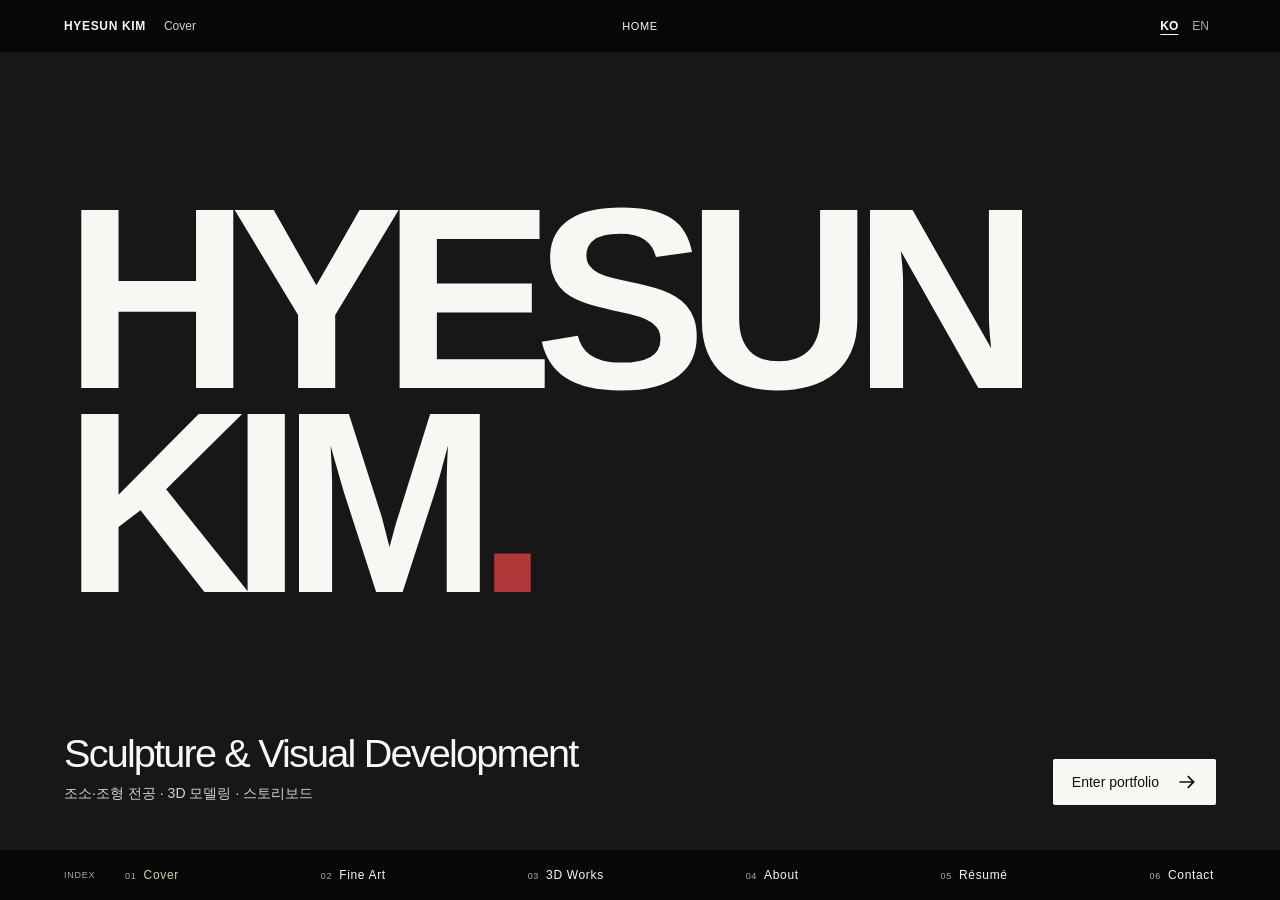
<file: index.html>
<!doctype html>
<html lang="ko" data-lang="ko"><head><meta charset="utf-8"><meta name="viewport" content="width=device-width,initial-scale=1"><meta name="theme-color" content="#101010"><title>Cover · Hyesun Kim</title><link rel="stylesheet" href="style.css"><script src="site.js" defer></script></head>
<body class="page-index"><svg aria-hidden="true" width="0" height="0" style="position:absolute" xmlns="http://www.w3.org/2000/svg">
  <symbol id="gallery" viewBox="0 0 24 24">
    <path fill="currentColor" d="M3 4h8v8H3zm10 0h8v5h-8zm0 7h8v9h-8zM3 14h8v6H3z"/>
  </symbol>
  <symbol id="turntable" viewBox="0 0 24 24">
    <path fill="currentColor" fill-rule="evenodd" d="M10 3a8 8 0 1 0 0 16 8 8 0 0 0 0-16Zm0 2a6 6 0 1 0 0 12 6 6 0 0 0 0-12Z"/>
    <path fill="currentColor" d="M10 8.75a2.25 2.25 0 1 1 0 4.5 2.25 2.25 0 0 1 0-4.5Zm9-5.25h2v13.91l-4.29 4.3-1.42-1.42L19 16.59Z"/>
  </symbol>
  <symbol id="previous" viewBox="0 0 24 24">
    <path fill="currentColor" d="m11.71 5.71-1.42-1.42L2.59 12l7.7 7.71 1.42-1.42L6.41 13H21v-2H6.41Z"/>
  </symbol>
  <symbol id="next" viewBox="0 0 24 24">
    <path fill="currentColor" d="m12.29 5.71 1.42-1.42 7.7 7.71-7.7 7.71-1.42-1.42 5.3-5.29H3v-2h14.59Z"/>
  </symbol>
</svg>
<a class="skip" href="#main"><span class="ko" lang="ko">본문으로 이동</span><span class="en" lang="en">Skip to content</span></a>
<header class="film top"><div class="identifier"><b>HYESUN KIM</b><span>Cover</span></div><a class="home" href="index.html" aria-label="Home">HOME</a><div class="language" role="group" aria-label="Language"><button data-set-lang="ko" aria-pressed="true">KO</button><button data-set-lang="en" aria-pressed="false">EN</button></div></header>
<main id="main"><section class="cover">
<div class="cover-name"><h1 aria-label="Hyesun Kim"><span>HYESUN</span><span>KIM<i>.</i></span></h1></div>
<div class="cover-foot"><div><p class="discipline">Sculpture &amp; Visual Development</p><p><span class="ko" lang="ko">조소·조형 전공 · 3D 모델링 · 스토리보드</span><span class="en" lang="en">Sculpture studies · 3D modeling · Storyboarding</span></p></div><a class="enter" href="three.html">Enter portfolio <svg class="icon" aria-hidden="true" viewBox="0 0 24 24"><use href="#next"></use></svg></a></div></section></main>
<footer class="film bottom"><span class="index-label">INDEX</span><nav aria-label="Site index"><a href="index.html" aria-current="page"><small>01</small>Cover</a><a href="art.html"><small>02</small>Fine Art</a><a href="three.html"><small>03</small>3D Works</a><a href="about.html"><small>04</small>About</a><a href="resume.html"><small>05</small>Résumé</a><a href="contact.html"><small>06</small>Contact</a></nav></footer></body></html>
</file>
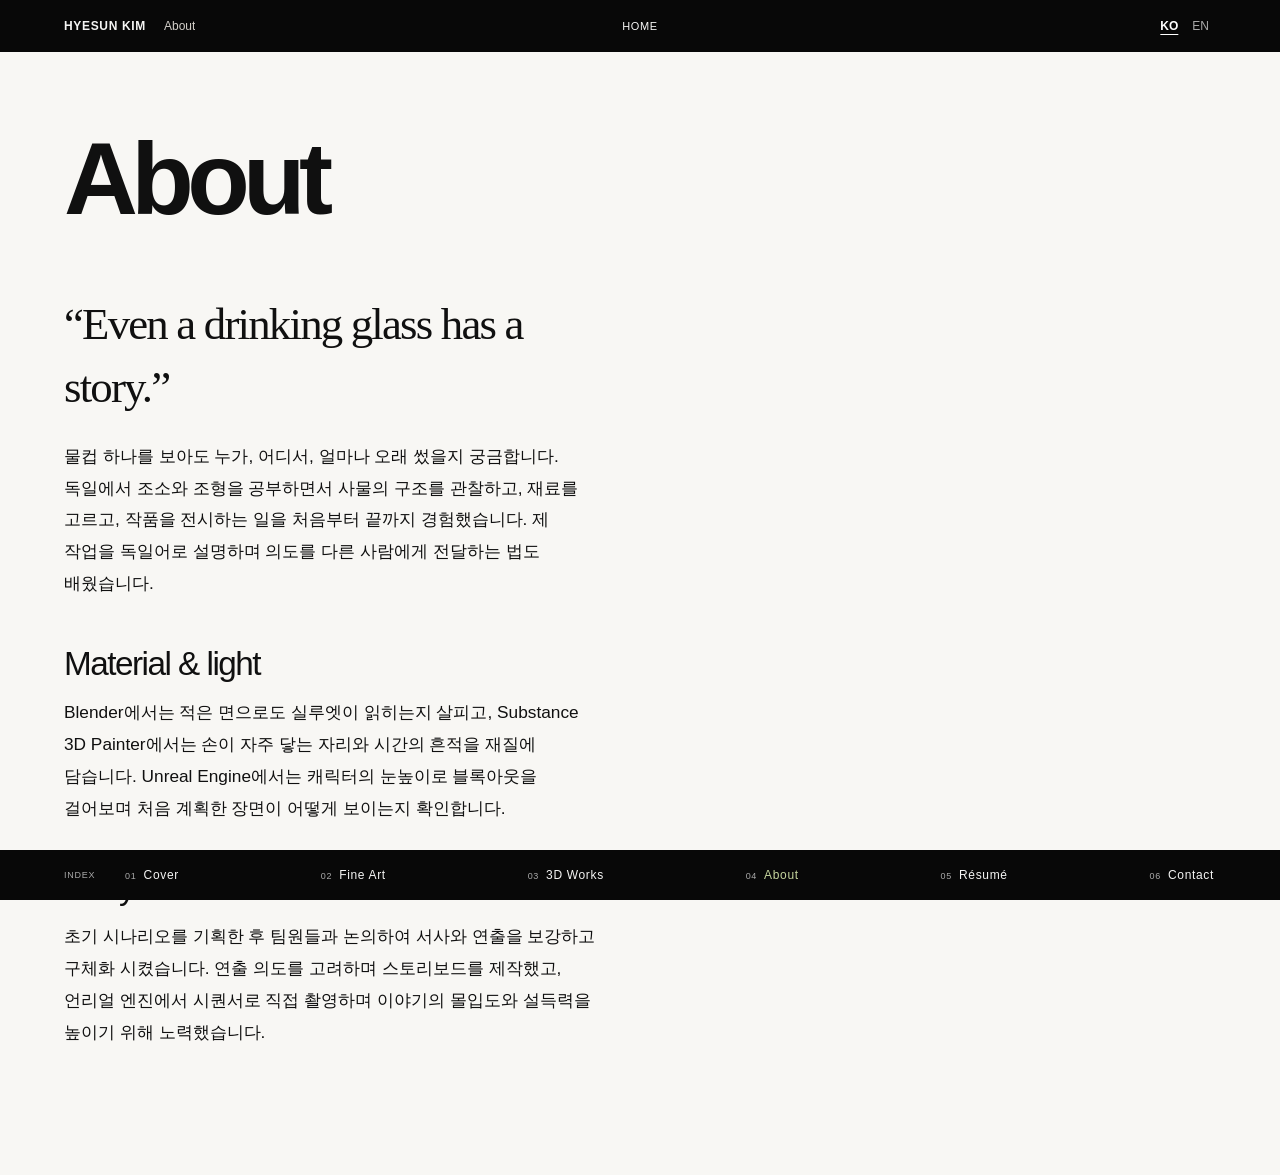
<file: about.html>
<!doctype html>
<html lang="ko" data-lang="ko"><head><meta charset="utf-8"><meta name="viewport" content="width=device-width,initial-scale=1"><meta name="theme-color" content="#101010"><title>About · Hyesun Kim</title><link rel="stylesheet" href="style.css"><script src="site.js" defer></script></head>
<body class="page-about"><svg aria-hidden="true" width="0" height="0" style="position:absolute" xmlns="http://www.w3.org/2000/svg">
  <symbol id="gallery" viewBox="0 0 24 24">
    <path fill="currentColor" d="M3 4h8v8H3zm10 0h8v5h-8zm0 7h8v9h-8zM3 14h8v6H3z"/>
  </symbol>
  <symbol id="turntable" viewBox="0 0 24 24">
    <path fill="currentColor" fill-rule="evenodd" d="M10 3a8 8 0 1 0 0 16 8 8 0 0 0 0-16Zm0 2a6 6 0 1 0 0 12 6 6 0 0 0 0-12Z"/>
    <path fill="currentColor" d="M10 8.75a2.25 2.25 0 1 1 0 4.5 2.25 2.25 0 0 1 0-4.5Zm9-5.25h2v13.91l-4.29 4.3-1.42-1.42L19 16.59Z"/>
  </symbol>
  <symbol id="previous" viewBox="0 0 24 24">
    <path fill="currentColor" d="m11.71 5.71-1.42-1.42L2.59 12l7.7 7.71 1.42-1.42L6.41 13H21v-2H6.41Z"/>
  </symbol>
  <symbol id="next" viewBox="0 0 24 24">
    <path fill="currentColor" d="m12.29 5.71 1.42-1.42 7.7 7.71-7.7 7.71-1.42-1.42 5.3-5.29H3v-2h14.59Z"/>
  </symbol>
</svg>
<a class="skip" href="#main"><span class="ko" lang="ko">본문으로 이동</span><span class="en" lang="en">Skip to content</span></a>
<header class="film top"><div class="identifier"><b>HYESUN KIM</b><span>About</span></div><a class="home" href="index.html" aria-label="Home">HOME</a><div class="language" role="group" aria-label="Language"><button data-set-lang="ko" aria-pressed="true">KO</button><button data-set-lang="en" aria-pressed="false">EN</button></div></header>
<main id="main"><section class="reading"><div class="reading-copy"><h1>About</h1><p class="quote">“Even a drinking glass has a story.”</p>
<p><span class="ko" lang="ko">물컵 하나를 보아도 누가, 어디서, 얼마나 오래 썼을지 궁금합니다. 독일에서 조소와 조형을 공부하면서 사물의 구조를 관찰하고, 재료를 고르고, 작품을 전시하는 일을 처음부터 끝까지 경험했습니다. 제 작업을 독일어로 설명하며 의도를 다른 사람에게 전달하는 법도 배웠습니다.</span><span class="en" lang="en">When I look at a drinking glass, I wonder who used it, where, and for how long. Studying sculpture in Germany took me from observing an object and choosing a material to installing the finished work. Presenting in German taught me to explain the choices behind it.</span></p>
<h2>Material &amp; light</h2><p><span class="ko" lang="ko">Blender에서는 적은 면으로도 실루엣이 읽히는지 살피고, Substance 3D Painter에서는 손이 자주 닿는 자리와 시간의 흔적을 재질에 담습니다. Unreal Engine에서는 캐릭터의 눈높이로 블록아웃을 걸어보며 처음 계획한 장면이 어떻게 보이는지 확인합니다.</span><span class="en" lang="en">In Blender I check whether the silhouette reads with a small number of faces. In Substance 3D Painter I look for the places hands would touch and the traces time would leave. In Unreal Engine I return to the character’s eye level to test the scale of a blockout.</span></p>
<h2>Storyboards</h2><p><span class="ko" lang="ko">초기 시나리오를 기획한 후 팀원들과 논의하여 서사와 연출을 보강하고 구체화 시켰습니다. 연출 의도를 고려하며 스토리보드를 제작했고, 언리얼 엔진에서 시퀀서로 직접 촬영하며 이야기의 몰입도와 설득력을 높이기 위해 노력했습니다.</span><span class="en" lang="en">After developing the initial scenario, I collaborated with team members to refine and strengthen the narrative and cinematic direction. I created storyboards with the intended visual storytelling in mind and shot the scenes using Sequencer in Unreal Engine, aiming to make the narrative more immersive and compelling.</span></p></div></section></main>
<footer class="film bottom"><span class="index-label">INDEX</span><nav aria-label="Site index"><a href="index.html"><small>01</small>Cover</a><a href="art.html"><small>02</small>Fine Art</a><a href="three.html"><small>03</small>3D Works</a><a href="about.html" aria-current="page"><small>04</small>About</a><a href="resume.html"><small>05</small>Résumé</a><a href="contact.html"><small>06</small>Contact</a></nav></footer></body></html>
</file>
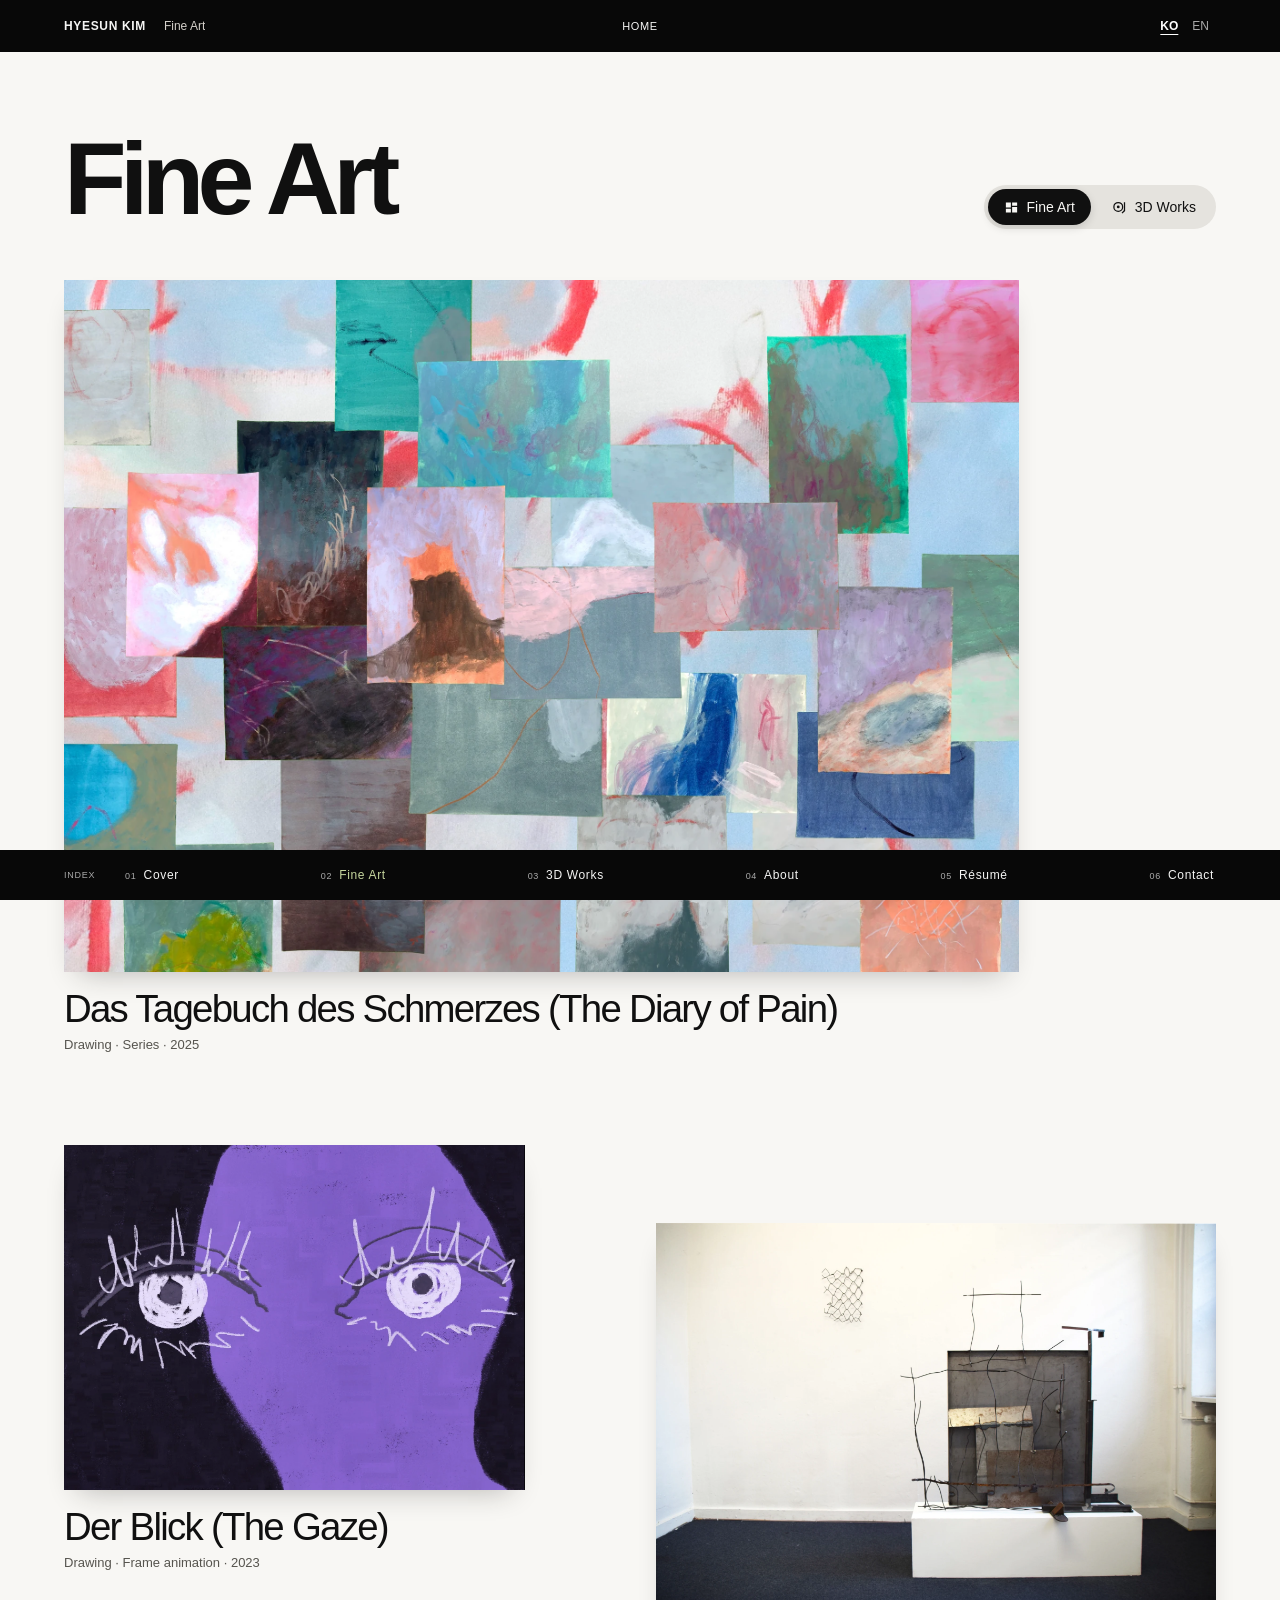
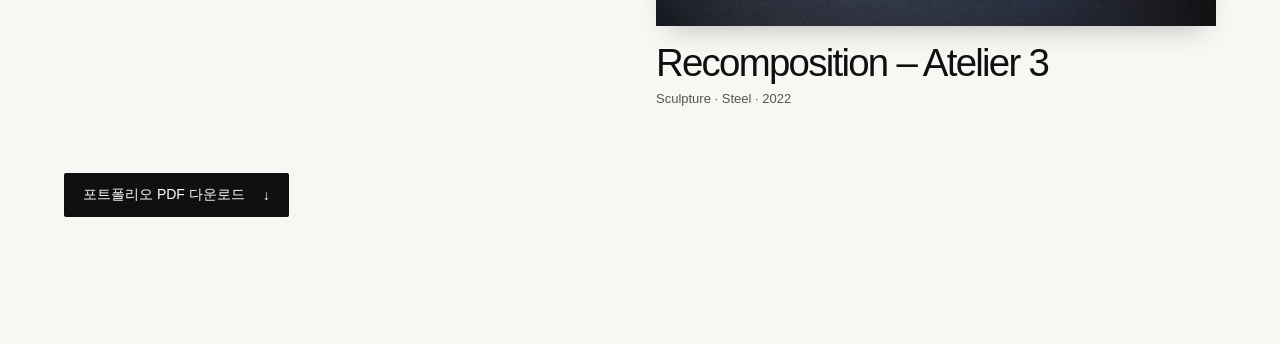
<file: art.html>
<!doctype html>
<html lang="ko" data-lang="ko"><head><meta charset="utf-8"><meta name="viewport" content="width=device-width,initial-scale=1"><meta name="theme-color" content="#101010"><title>Fine Art · Hyesun Kim</title><link rel="stylesheet" href="style.css"><script src="site.js" defer></script><link rel="stylesheet" href="fine-art.css"></head>
<body class="page-art"><svg aria-hidden="true" width="0" height="0" style="position:absolute" xmlns="http://www.w3.org/2000/svg">
  <symbol id="gallery" viewBox="0 0 24 24">
    <path fill="currentColor" d="M3 4h8v8H3zm10 0h8v5h-8zm0 7h8v9h-8zM3 14h8v6H3z"/>
  </symbol>
  <symbol id="turntable" viewBox="0 0 24 24">
    <path fill="currentColor" fill-rule="evenodd" d="M10 3a8 8 0 1 0 0 16 8 8 0 0 0 0-16Zm0 2a6 6 0 1 0 0 12 6 6 0 0 0 0-12Z"/>
    <path fill="currentColor" d="M10 8.75a2.25 2.25 0 1 1 0 4.5 2.25 2.25 0 0 1 0-4.5Zm9-5.25h2v13.91l-4.29 4.3-1.42-1.42L19 16.59Z"/>
  </symbol>
  <symbol id="previous" viewBox="0 0 24 24">
    <path fill="currentColor" d="m11.71 5.71-1.42-1.42L2.59 12l7.7 7.71 1.42-1.42L6.41 13H21v-2H6.41Z"/>
  </symbol>
  <symbol id="next" viewBox="0 0 24 24">
    <path fill="currentColor" d="m12.29 5.71 1.42-1.42 7.7 7.71-7.7 7.71-1.42-1.42 5.3-5.29H3v-2h14.59Z"/>
  </symbol>
</svg>
<a class="skip" href="#main"><span class="ko" lang="ko">본문으로 이동</span><span class="en" lang="en">Skip to content</span></a>
<header class="film top"><div class="identifier"><b>HYESUN KIM</b><span>Fine Art</span></div><a class="home" href="index.html" aria-label="Home">HOME</a><div class="language" role="group" aria-label="Language"><button data-set-lang="ko" aria-pressed="true">KO</button><button data-set-lang="en" aria-pressed="false">EN</button></div></header>
<main id="main"><section class="collection"><div class="pagehead"><h1>Fine Art</h1><nav class="switch" aria-label="Art and 3D"><a href="art.html" aria-current="page"><svg class="icon" aria-hidden="true" viewBox="0 0 24 24"><use href="#gallery"></use></svg>Fine Art</a><a href="three.html"><svg class="icon" aria-hidden="true" viewBox="0 0 24 24"><use href="#turntable"></use></svg>3D Works</a></nav></div><div class="gallery"><a class="exhibit installation" href="installation.html"><img src="assets/diary-cover.webp" alt="Das Tagebuch des Schmerzes (The Diary of Pain)"><div><h2>Das Tagebuch des Schmerzes (The Diary of Pain)</h2><p>Drawing · Series <span>· 2025</span></p></div></a><a class="exhibit der-blick" href="der-blick.html"><img src="assets/blick-eyes.webp" alt="Der Blick (The Gaze)"><div><h2>Der Blick (The Gaze)</h2><p>Drawing · Frame animation <span>· 2023</span></p></div></a><a class="exhibit sculpture" href="sculpture.html"><img src="assets/atelier-view.webp" alt="Recomposition – Atelier 3"><div><h2>Recomposition – Atelier 3</h2><p>Sculpture · Steel <span>· 2022</span></p></div></a></div><a class="download" href="downloads/Kim_Hyesun_FineArt.pdf" download><span class="ko" lang="ko">포트폴리오 PDF 다운로드</span><span class="en" lang="en">Download portfolio PDF</span> ↓</a></section></main>
<footer class="film bottom"><span class="index-label">INDEX</span><nav aria-label="Site index"><a href="index.html"><small>01</small>Cover</a><a href="art.html" aria-current="page"><small>02</small>Fine Art</a><a href="three.html"><small>03</small>3D Works</a><a href="about.html"><small>04</small>About</a><a href="resume.html"><small>05</small>Résumé</a><a href="contact.html"><small>06</small>Contact</a></nav></footer></body></html>
</file>
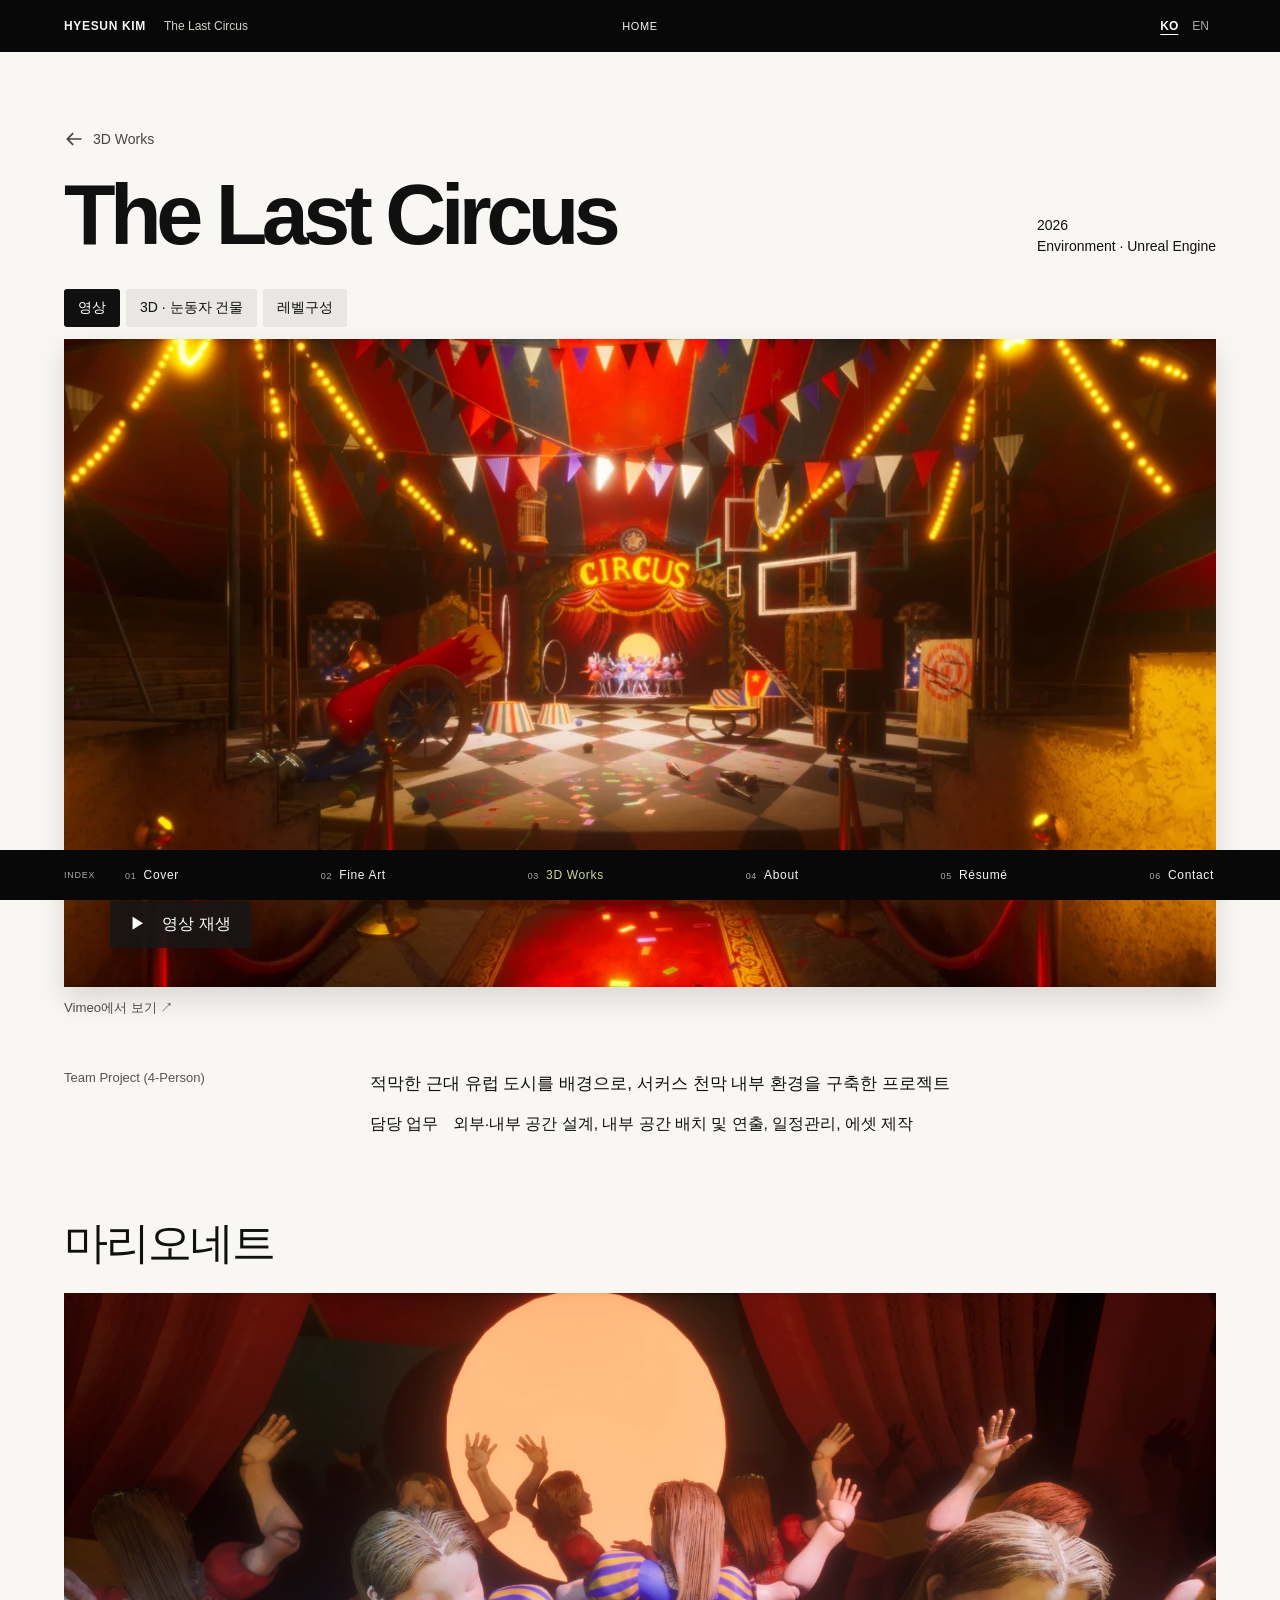
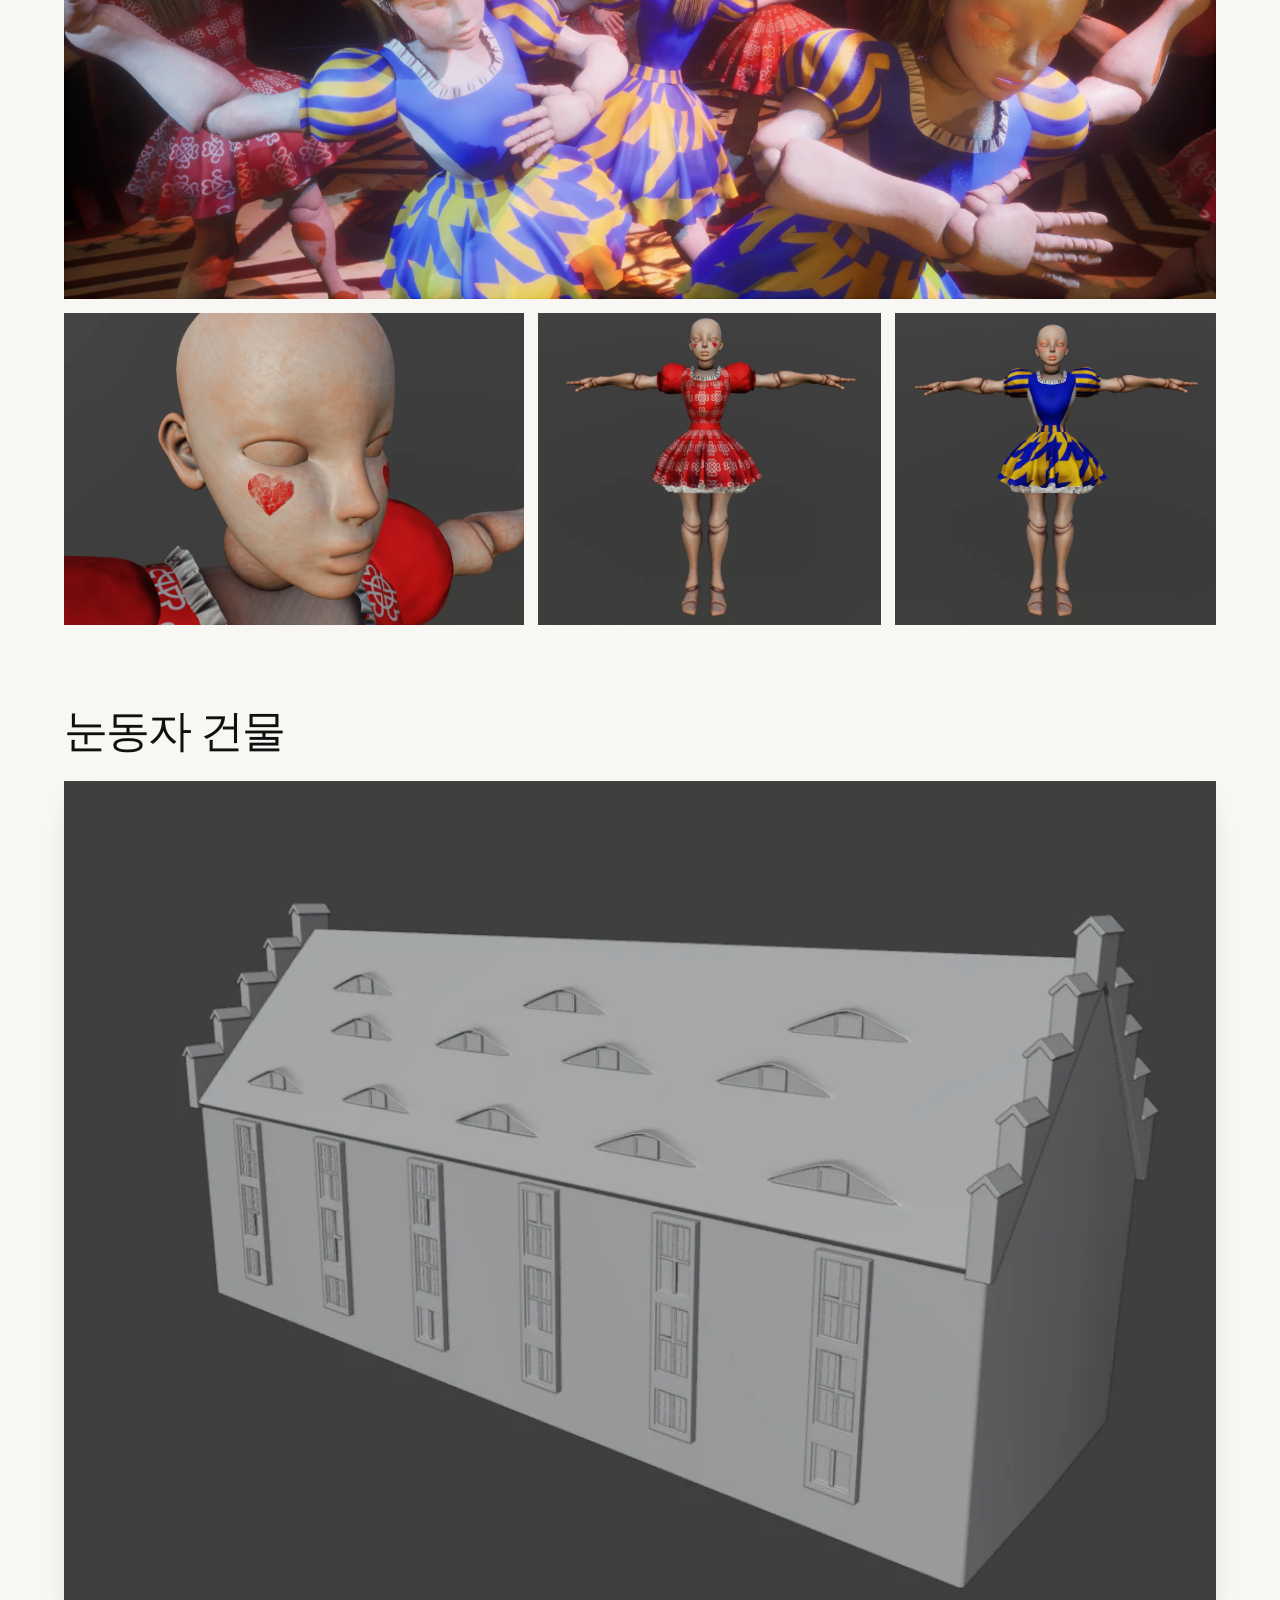
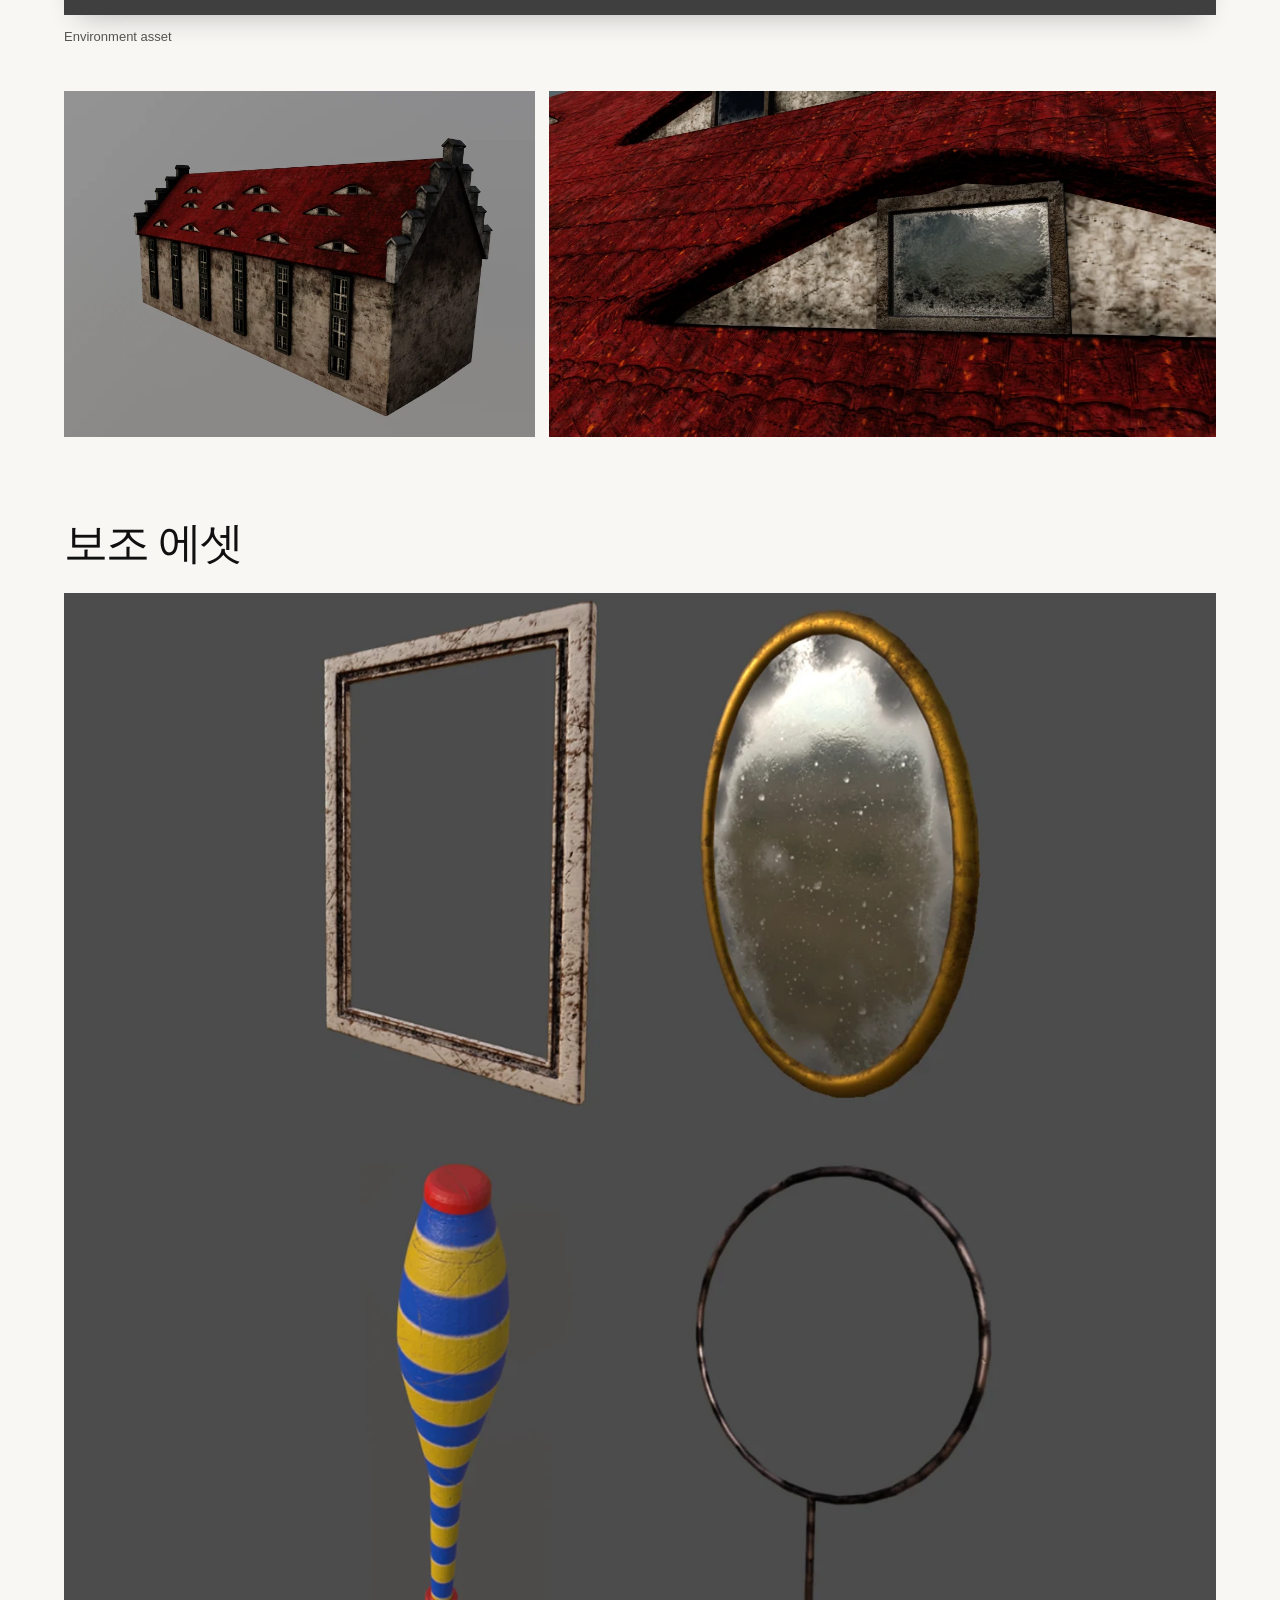
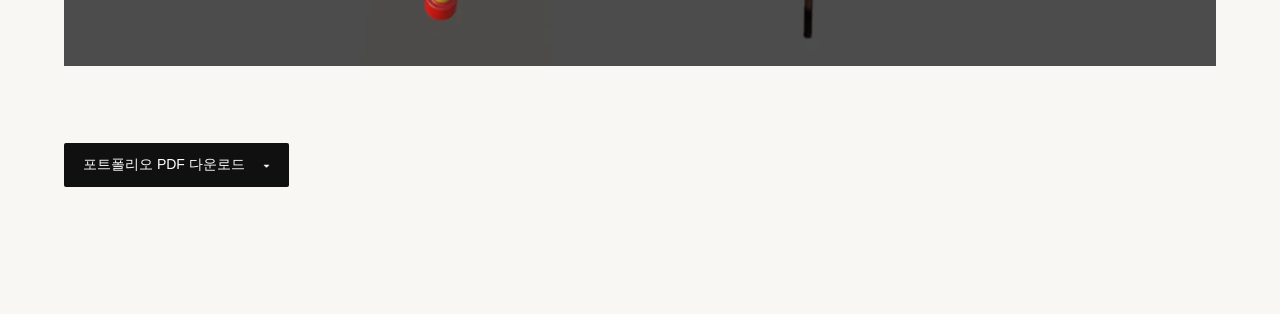
<file: circus.html>
<!doctype html>
<html lang="ko" data-lang="ko"><head><meta charset="utf-8"><meta name="viewport" content="width=device-width,initial-scale=1"><meta name="theme-color" content="#101010"><title>The Last Circus · Hyesun Kim</title><link rel="stylesheet" href="style.css"><script src="site.js" defer></script><link rel="stylesheet" href="studies.css"><script defer src="slides.js"></script><script defer src="assets/studio-light.js"></script><script defer src="viewer.js"></script><script defer src="media.js"></script></head>
<body class="page-three"><svg aria-hidden="true" width="0" height="0" style="position:absolute" xmlns="http://www.w3.org/2000/svg">
  <symbol id="gallery" viewBox="0 0 24 24">
    <path fill="currentColor" d="M3 4h8v8H3zm10 0h8v5h-8zm0 7h8v9h-8zM3 14h8v6H3z"/>
  </symbol>
  <symbol id="turntable" viewBox="0 0 24 24">
    <path fill="currentColor" fill-rule="evenodd" d="M10 3a8 8 0 1 0 0 16 8 8 0 0 0 0-16Zm0 2a6 6 0 1 0 0 12 6 6 0 0 0 0-12Z"/>
    <path fill="currentColor" d="M10 8.75a2.25 2.25 0 1 1 0 4.5 2.25 2.25 0 0 1 0-4.5Zm9-5.25h2v13.91l-4.29 4.3-1.42-1.42L19 16.59Z"/>
  </symbol>
  <symbol id="previous" viewBox="0 0 24 24">
    <path fill="currentColor" d="m11.71 5.71-1.42-1.42L2.59 12l7.7 7.71 1.42-1.42L6.41 13H21v-2H6.41Z"/>
  </symbol>
  <symbol id="next" viewBox="0 0 24 24">
    <path fill="currentColor" d="m12.29 5.71 1.42-1.42 7.7 7.71-7.7 7.71-1.42-1.42 5.3-5.29H3v-2h14.59Z"/>
  </symbol>
</svg>
<a class="skip" href="#main"><span class="ko" lang="ko">본문으로 이동</span><span class="en" lang="en">Skip to content</span></a>
<header class="film top"><div class="identifier"><b>HYESUN KIM</b><span>The Last Circus</span></div><a class="home" href="index.html" aria-label="Home">HOME</a><div class="language" role="group" aria-label="Language"><button data-set-lang="ko" aria-pressed="true">KO</button><button data-set-lang="en" aria-pressed="false">EN</button></div></header>
<main id="main"><section class="project"><a class="back" href="three.html"><svg class="icon" aria-hidden="true" viewBox="0 0 24 24"><use href="#previous"></use></svg> 3D Works</a><div class="project-head"><h1>The Last Circus</h1><p>2026<br>Environment · Unreal Engine</p></div><section class="project-media" data-project="circus"><div class="media-modes" role="group" aria-label="Media"><button type="button" data-mode="film" aria-controls="film-panel" aria-pressed="true"><span class="ko" lang="ko">영상</span><span class="en" lang="en">Film</span></button><button type="button" data-mode="model" aria-controls="model-panel" aria-pressed="false">3D · <span class="ko" lang="ko">눈동자 건물</span><span class="en" lang="en">Eye building</span></button><button type="button" data-mode="level" aria-controls="level-panel" aria-pressed="false"><span class="ko" lang="ko">레벨구성</span><span class="en" lang="en">Level design</span></button></div><div id="film-panel"><div class="film-slot" data-video="1233261302" data-title="The Last Circus"><button type="button" class="film-poster"><img src="assets/circus.webp" alt="The Last Circus"><span>▶　<span class="ko" lang="ko">영상 재생</span><span class="en" lang="en">Play film</span></span></button></div><a class="video-source" href="https://vimeo.com/1233261302" target="_blank" rel="noopener"><span class="ko" lang="ko">Vimeo에서 보기</span><span class="en" lang="en">View on Vimeo</span> ↗</a></div><div id="model-panel" hidden><div class="model-stage"><div id="viewer-host" aria-busy="false"></div><div class="model-loading" data-loading hidden><div class="model-loading-card"><label for="model-progress"><span class="ko" lang="ko">3D 모델을 불러오는 중…</span><span class="en" lang="en">Loading 3D model…</span></label><progress id="model-progress"></progress></div></div></div><p class="model-status" role="alert" data-load-error hidden><span class="ko" lang="ko">모델을 열 수 없습니다.</span><span class="en" lang="en">Unable to open the model.</span> <button type="button" data-retry><span class="ko" lang="ko">다시 시도</span><span class="en" lang="en">Retry</span></button></p><p class="model-credit"><span class="ko" lang="ko">눈동자 건물</span><span class="en" lang="en">Eye building</span>　·　<span class="ko" lang="ko">건물 외벽, 데크, 창문의 제작 텍스처</span><span class="en" lang="en">Production textures for the facade, deck and windows</span></p></div><section id="level-panel" hidden><div class="level-choices" role="group" aria-label="Level design views"><button type="button" data-level-view aria-controls="level-route" aria-pressed="true"><span class="ko" lang="ko">전체 동선 설계</span><span class="en" lang="en">Overall route</span></button><button type="button" data-level-view aria-controls="level-interior" aria-pressed="false"><span class="ko" lang="ko">서커스 내부</span><span class="en" lang="en">Circus interior</span></button></div><section id="level-route" aria-labelledby="route-title"><h3 id="route-title"><span class="ko" lang="ko">전체 동선 설계</span><span class="en" lang="en">Overall route design</span></h3><div id="route-slides" data-slideshow><article class="route-stop" data-slide><img class="slide-picture" loading="lazy" width="1396" height="639" src="assets/circus-level-square.webp" alt="Small square environment"><div class="slide-caption"><h4><span class="ko" lang="ko">작은 광장</span><span class="en" lang="en">Small square</span></h4><dl><dt><span class="ko" lang="ko">장소 목적</span><span class="en" lang="en">Purpose</span></dt><dd><span class="ko" lang="ko">일상적인 공간에서 시작해 긴장을 풀어 준다.</span><span class="en" lang="en">The route opens in a familiar square where the viewer can relax.</span></dd><dt><span class="ko" lang="ko">동선 유도</span><span class="en" lang="en">Wayfinding</span></dt><dd><span class="ko" lang="ko">사방이 막힌 광장에서 하늘은 보이게 하고, 유일한 출구에 조명을 두어 발길을 이끈다.</span><span class="en" lang="en">The sky is visible above the enclosed square. A light marks the only way out.</span></dd><dt><span class="ko" lang="ko">연출 목적</span><span class="en" lang="en">Staging</span></dt><dd><span class="ko" lang="ko">다음 공간과 대비되도록 어둡고 좁게 설계했다.</span><span class="en" lang="en">The square is dark and narrow in preparation for the open space ahead.</span></dd></dl></div></article><article class="route-stop" data-slide hidden><img class="slide-picture" loading="lazy" width="1411" height="637" src="assets/circus-level-bridge.webp" alt="Bridge environment"><div class="slide-caption"><h4><span class="ko" lang="ko">다리</span><span class="en" lang="en">Bridge</span></h4><dl><dt><span class="ko" lang="ko">장소 목적</span><span class="en" lang="en">Purpose</span></dt><dd><span class="ko" lang="ko">탁 트인 하늘과 넓은 공간이 탐험하고 싶은 마음을 일으킨다.</span><span class="en" lang="en">Open sky and a broad view invite exploration.</span></dd><dt><span class="ko" lang="ko">동선 유도</span><span class="en" lang="en">Wayfinding</span></dt><dd><span class="ko" lang="ko">다리가 다음 공간으로 넘어가는 지점과 이동 경로를 보여 준다.</span><span class="en" lang="en">The bridge shows where the setting changes and how to cross into it.</span></dd><dt><span class="ko" lang="ko">연출 목적</span><span class="en" lang="en">Staging</span></dt><dd><span class="ko" lang="ko">어둡고 막혀 있던 광장을 지나며 시야가 한 번에 열린다.</span><span class="en" lang="en">Leaving the enclosed square reveals the open view all at once.</span></dd></dl></div></article><article class="route-stop" data-slide hidden><img class="slide-picture" loading="lazy" width="1398" height="648" src="assets/circus-level-alley.webp" alt="Alley environment"><div class="slide-caption"><h4><span class="ko" lang="ko">골목</span><span class="en" lang="en">Alley</span></h4><dl><dt><span class="ko" lang="ko">장소 목적</span><span class="en" lang="en">Purpose</span></dt><dd><span class="ko" lang="ko">높은 곳에 무엇이 있을지 기대하며 올라가게 한다.</span><span class="en" lang="en">The higher ground gives the viewer somewhere to aim for.</span></dd><dt><span class="ko" lang="ko">동선 유도</span><span class="en" lang="en">Wayfinding</span></dt><dd><span class="ko" lang="ko">오르막 양옆을 건물로 둘러싸 복도처럼 길을 잡았다.</span><span class="en" lang="en">Buildings on either side of the slope form a corridor leading uphill.</span></dd><dt><span class="ko" lang="ko">연출 목적</span><span class="en" lang="en">Staging</span></dt><dd><span class="ko" lang="ko">건물로 시야를 가려 답답함과 긴장감을 만든다.</span><span class="en" lang="en">The buildings block the view, making the climb feel confined and tense.</span></dd></dl></div></article><article class="route-stop" data-slide hidden><img class="slide-picture" loading="lazy" width="1417" height="621" src="assets/circus-level-market.webp" alt="Church and market environment"><div class="slide-caption"><h4><span class="ko" lang="ko">교회 및 시장</span><span class="en" lang="en">Church and market</span></h4><dl><dt><span class="ko" lang="ko">장소 목적</span><span class="en" lang="en">Purpose</span></dt><dd><span class="ko" lang="ko">왕래가 많아야 할 장소의 적막함으로 위화감을 준다.</span><span class="en" lang="en">The silence feels out of place in what should be a busy market.</span></dd><dt><span class="ko" lang="ko">동선 유도</span><span class="en" lang="en">Wayfinding</span></dt><dd><span class="ko" lang="ko">크고 중간 크기의 오브젝트를 배치해 정해진 경로로 이끈다.</span><span class="en" lang="en">Large and medium-sized objects guide the viewer along the route.</span></dd><dt><span class="ko" lang="ko">연출 목적</span><span class="en" lang="en">Staging</span></dt><dd><span class="ko" lang="ko">경사로가 끝나는 곳에 큰 교회를 세워 분기점을 알리고, 시장에는 낮은 건물을 놓아 골목과 대비시켰다.</span><span class="en" lang="en">A large church marks a junction at the top of the slope. Low market buildings contrast with the alley.</span></dd></dl></div></article><article class="route-stop" data-slide hidden><img class="slide-picture" loading="lazy" width="1413" height="641" src="assets/circus-level-path.webp" alt="Side passage environment"><div class="slide-caption"><h4><span class="ko" lang="ko">샛길</span><span class="en" lang="en">Side passage</span></h4><dl><dt><span class="ko" lang="ko">장소 목적</span><span class="en" lang="en">Purpose</span></dt><dd><span class="ko" lang="ko">이전 구간과 다른 색감으로 호기심과 기대를 높인다.</span><span class="en" lang="en">A change in colour builds curiosity about what lies ahead.</span></dd><dt><span class="ko" lang="ko">동선 유도</span><span class="en" lang="en">Wayfinding</span></dt><dd><span class="ko" lang="ko">조명과 바닥의 포스터로 방향을 알려 준다.</span><span class="en" lang="en">Lights and posters on the ground point the way.</span></dd><dt><span class="ko" lang="ko">연출 목적</span><span class="en" lang="en">Staging</span></dt><dd><span class="ko" lang="ko">목적지의 일부만 보이게 해 더 가까이 다가가도록 했다.</span><span class="en" lang="en">Only part of the destination is visible, drawing the viewer closer.</span></dd></dl></div></article><article class="route-stop" data-slide hidden><img class="slide-picture" loading="lazy" width="2055" height="1079" src="assets/circus-level-tent.webp" alt="Circus interior environment"><div class="slide-caption"><h4><span class="ko" lang="ko">서커스 내부</span><span class="en" lang="en">Circus interior</span></h4><dl><dt><span class="ko" lang="ko">장소 목적</span><span class="en" lang="en">Purpose</span></dt><dd><span class="ko" lang="ko">레벨의 중심 공간에 들어서는 순간 강한 인상을 준다.</span><span class="en" lang="en">Entering the main space is the visual high point of the route.</span></dd><dt><span class="ko" lang="ko">동선 유도</span><span class="en" lang="en">Wayfinding</span></dt><dd><span class="ko" lang="ko">간판과 천막 안쪽의 빛이 입구로 이끌고, 정면을 향해 놓인 오브젝트가 길을 이어 준다.</span><span class="en" lang="en">The lit sign and light from inside draw the viewer in. Objects facing forward carry the route onward.</span></dd><dt><span class="ko" lang="ko">연출 목적</span><span class="en" lang="en">Staging</span></dt><dd><span class="ko" lang="ko">색감과 조명을 바꿔 천막 안팎의 차이를 강조했다.</span><span class="en" lang="en">A shift in colour and lighting sets the tent apart from the exterior.</span></dd></dl></div></article><article class="route-stop" data-slide hidden><img class="slide-picture" loading="lazy" width="1422" height="646" src="assets/circus-level-eye-building.webp" alt="Eye building environment"><div class="slide-caption"><h4><span class="ko" lang="ko">눈동자 건물</span><span class="en" lang="en">Eye building</span></h4><dl><dt><span class="ko" lang="ko">장소 목적</span><span class="en" lang="en">Purpose</span></dt><dd><span class="ko" lang="ko">긴장감과 두려움을 높인다.</span><span class="en" lang="en">This part of the route heightens tension and fear.</span></dd><dt><span class="ko" lang="ko">동선 유도</span><span class="en" lang="en">Wayfinding</span></dt><dd><span class="ko" lang="ko">시선을 받는 듯한 불편함이 걸음을 재촉한다. 그림자의 방향과 숲길이 다음 구간을 가리킨다.</span><span class="en" lang="en">The feeling of being watched urges the viewer onward. Shadows and a forest path guide the way.</span></dd><dt><span class="ko" lang="ko">연출 목적</span><span class="en" lang="en">Staging</span></dt><dd><span class="ko" lang="ko">천막 정면에 건물을 배치해 서커스 내부와 대비시키고, 생물이 쳐다보는 듯한 불쾌감을 연출했다.</span><span class="en" lang="en">The building faces the tent. Its watchful eye makes the space feel alive and unsettling after the circus interior.</span></dd></dl></div></article><article class="route-stop" data-slide hidden><img class="slide-picture" loading="lazy" width="2200" height="983" src="assets/circus-level-horse.webp" alt="Horse in the forest environment"><div class="slide-caption"><h4><span class="ko" lang="ko">숲속의 말</span><span class="en" lang="en">Horse in the forest</span></h4><dl><dt><span class="ko" lang="ko">장소 목적</span><span class="en" lang="en">Purpose</span></dt><dd><span class="ko" lang="ko">레벨 가장 깊숙한 곳에 이야기의 마지막 장면을 둔다.</span><span class="en" lang="en">The final scene lies at the farthest point of the level.</span></dd><dt><span class="ko" lang="ko">동선 유도</span><span class="en" lang="en">Wayfinding</span></dt><dd><span class="ko" lang="ko">조명과 숲길로 동선을 잡고, 길에서 말이 보이는 지점을 두어 목적지를 보여 준다.</span><span class="en" lang="en">Lighting and the forest path guide movement. A glimpse of the horse reveals the destination.</span></dd><dt><span class="ko" lang="ko">연출 목적</span><span class="en" lang="en">Staging</span></dt><dd><span class="ko" lang="ko">굽은 길에 변화를 주고, 어두운 숲에는 흰 말을 배치했다. 레벨에서 유일한 생명체인 말은 이질감을 주며 복선을 남긴다.</span><span class="en" lang="en">Bends vary the walk. A white horse stands out in the dark forest. As the only living creature in the level, it feels out of place and hints at the story to come.</span></dd></dl></div></article><div class="slide-controls" hidden><button type="button" data-slide-step="-1" disabled><span class="ko" lang="ko">이전</span><span class="en" lang="en">Previous</span></button><output aria-live="polite">01 / 08</output><button type="button" data-slide-step="1"><span class="ko" lang="ko">다음</span><span class="en" lang="en">Next</span></button></div></div></section><section id="level-interior" aria-labelledby="interior-title" hidden><h3 id="interior-title"><span class="ko" lang="ko">서커스 내부 배치 및 연출</span><span class="en" lang="en">Layout and staging inside the circus</span></h3><img loading="lazy" width="2200" height="1001" src="assets/circus-level-interior-entry.webp" alt="View into the circus tent from the entrance"><div class="interior-study"><dl><dt><span class="ko" lang="ko">시선 유도</span><span class="en" lang="en">Guiding the eye</span></dt><dd><span class="ko" lang="ko">오브젝트의 선이 중앙 무대를 향하도록 배치해 시선이 자연스럽게 무대에 모이게 했다.</span><span class="en" lang="en">Lines formed by the props draw the eye toward the central stage.</span></dd><dt><span class="ko" lang="ko">구도</span><span class="en" lang="en">Composition</span></dt><dd><span class="ko" lang="ko">무대를 중심에 두고 오브젝트를 X자 구도로 배치했다.</span><span class="en" lang="en">The objects form an X-shaped composition centred on the stage.</span></dd><dt><span class="ko" lang="ko">밀도와 다양성</span><span class="en" lang="en">Density and variety</span></dt><dd><span class="ko" lang="ko">무대를 가리지 않는 범위에서 빈 곳을 채웠다. 가느다란 선을 만드는 소품과 넓은 면을 가진 소품을 섞어 배치했다.</span><span class="en" lang="en">Props fill the space while preserving sightlines to the stage. Slender outlines alternate with broader surfaces.</span></dd><dt><span class="ko" lang="ko">조명</span><span class="en" lang="en">Lighting</span></dt><dd><span class="ko" lang="ko">따뜻한 조명으로 공간을 채우고, 감쇠 반경을 넓혀 빛이 은은하게 퍼지도록 했다.</span><span class="en" lang="en">Warm lighting fills the tent. A wider attenuation radius lets the light spread softly.</span></dd></dl><img loading="lazy" width="2200" height="1001" src="assets/circus-level-interior-stage.webp" alt="Lighting and props around the central circus stage"></div></section></section></section>
    <div class="project-copy hotel-credit"><p class="credit">Team Project (4-Person)</p><div><p><span class="ko" lang="ko">적막한 근대 유럽 도시를 배경으로, 서커스 천막 내부 환경을 구축한 프로젝트</span><span class="en" lang="en">A circus tent interior set in a quiet European city in the modern era.</span></p><p class="role-line"><b><span class="ko" lang="ko">담당 업무</span><span class="en" lang="en">Responsibilities</span></b> <span class="ko" lang="ko">외부·내부 공간 설계, 내부 공간 배치 및 연출, 일정관리, 에셋 제작</span><span class="en" lang="en">Exterior and interior space design, interior layout and staging, schedule management, and asset creation</span></p></div></div><section class="work-study"><h2><span class="ko" lang="ko">마리오네트</span><span class="en" lang="en">Marionette</span></h2><div class="study-row"><img loading="lazy" decoding="async" src="assets/project-studies/marionette-stage.webp" alt="Marionettes on stage" width="1900" height="998" style="--ratio:1.9038"></div><div class="study-row"><img loading="lazy" decoding="async" src="assets/project-studies/marionette-face.webp" alt="Painted marionette face" width="1009" height="686" style="--ratio:1.4708"><img loading="lazy" decoding="async" src="assets/project-studies/marionette-red.webp" alt="Red costume" width="771" height="702" style="--ratio:1.0983"><img loading="lazy" decoding="async" src="assets/project-studies/marionette-blue.webp" alt="Blue costume" width="731" height="713" style="--ratio:1.0252"></div></section><section class="work-study"><h2><span class="ko" lang="ko">눈동자 건물</span><span class="en" lang="en">Eye building</span></h2><figure><img loading="lazy" src="assets/circus-asset.webp" alt="Environment asset"><figcaption>Environment asset</figcaption></figure><div class="study-row"><img loading="lazy" decoding="async" src="assets/project-studies/eye-building.webp" alt="Textured eye building" width="918" height="676" style="--ratio:1.3580"><img loading="lazy" decoding="async" src="assets/project-studies/roof-eye.webp" alt="Eye motif on the roof" width="1150" height="597" style="--ratio:1.9263"></div></section><section class="work-study"><h2><span class="ko" lang="ko">보조 에셋</span><span class="en" lang="en">Supporting assets</span></h2><div class="study-row"><img loading="lazy" decoding="async" src="assets/project-studies/circus-props.webp" alt="Circus stage props" width="1342" height="1250" style="--ratio:1.0736"></div></section><details class="pdf-menu"><summary class="download"><span class="ko" lang="ko">포트폴리오 PDF 다운로드</span><span class="en" lang="en">Download portfolio PDF</span> ▾</summary><div class="pdf-options"><a href="downloads/KimHyesun_portfolio_Cinematic.pdf" download>Cinematic ↓</a><a href="downloads/KimHyesun_portfolio_Asset.pdf" download>Asset ↓</a></div></details></section></main>
<footer class="film bottom"><span class="index-label">INDEX</span><nav aria-label="Site index"><a href="index.html"><small>01</small>Cover</a><a href="art.html"><small>02</small>Fine Art</a><a href="three.html" aria-current="page"><small>03</small>3D Works</a><a href="about.html"><small>04</small>About</a><a href="resume.html"><small>05</small>Résumé</a><a href="contact.html"><small>06</small>Contact</a></nav></footer></body></html>
</file>
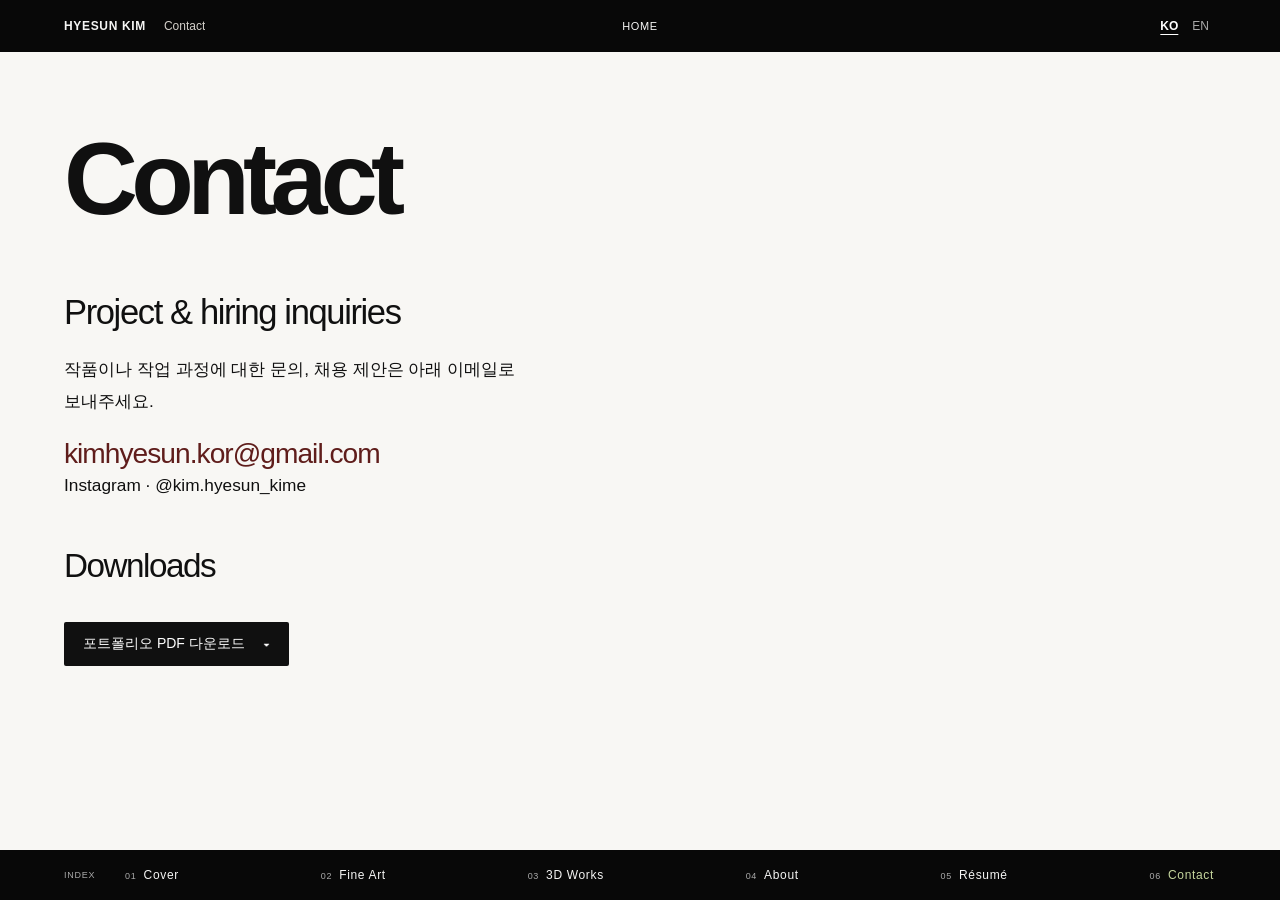
<file: contact.html>
<!doctype html>
<html lang="ko" data-lang="ko"><head><meta charset="utf-8"><meta name="viewport" content="width=device-width,initial-scale=1"><meta name="theme-color" content="#101010"><title>Contact · Hyesun Kim</title><link rel="stylesheet" href="style.css"><script src="site.js" defer></script></head>
<body class="page-contact"><svg aria-hidden="true" width="0" height="0" style="position:absolute" xmlns="http://www.w3.org/2000/svg">
  <symbol id="gallery" viewBox="0 0 24 24">
    <path fill="currentColor" d="M3 4h8v8H3zm10 0h8v5h-8zm0 7h8v9h-8zM3 14h8v6H3z"/>
  </symbol>
  <symbol id="turntable" viewBox="0 0 24 24">
    <path fill="currentColor" fill-rule="evenodd" d="M10 3a8 8 0 1 0 0 16 8 8 0 0 0 0-16Zm0 2a6 6 0 1 0 0 12 6 6 0 0 0 0-12Z"/>
    <path fill="currentColor" d="M10 8.75a2.25 2.25 0 1 1 0 4.5 2.25 2.25 0 0 1 0-4.5Zm9-5.25h2v13.91l-4.29 4.3-1.42-1.42L19 16.59Z"/>
  </symbol>
  <symbol id="previous" viewBox="0 0 24 24">
    <path fill="currentColor" d="m11.71 5.71-1.42-1.42L2.59 12l7.7 7.71 1.42-1.42L6.41 13H21v-2H6.41Z"/>
  </symbol>
  <symbol id="next" viewBox="0 0 24 24">
    <path fill="currentColor" d="m12.29 5.71 1.42-1.42 7.7 7.71-7.7 7.71-1.42-1.42 5.3-5.29H3v-2h14.59Z"/>
  </symbol>
</svg>
<a class="skip" href="#main"><span class="ko" lang="ko">본문으로 이동</span><span class="en" lang="en">Skip to content</span></a>
<header class="film top"><div class="identifier"><b>HYESUN KIM</b><span>Contact</span></div><a class="home" href="index.html" aria-label="Home">HOME</a><div class="language" role="group" aria-label="Language"><button data-set-lang="ko" aria-pressed="true">KO</button><button data-set-lang="en" aria-pressed="false">EN</button></div></header>
<main id="main"><section class="reading"><div class="reading-copy"><h1>Contact</h1><p class="lead">Project &amp; hiring inquiries</p><p><span class="ko" lang="ko">작품이나 작업 과정에 대한 문의, 채용 제안은 아래 이메일로 보내주세요.</span><span class="en" lang="en">For project enquiries, questions about my process or hiring opportunities, please get in touch by email.</span></p><a class="email" href="mailto:kimhyesun.kor@gmail.com">kimhyesun.kor@gmail.com</a>
<p><a href="https://www.instagram.com/kim.hyesun_kime/">Instagram · @kim.hyesun_kime</a></p><h2>Downloads</h2><details class="pdf-menu"><summary class="download"><span class="ko" lang="ko">포트폴리오 PDF 다운로드</span><span class="en" lang="en">Download portfolio PDF</span> ▾</summary><div class="pdf-options"><a href="downloads/Kim_Hyesun_FineArt.pdf" download>Fine Art ↓</a><a href="downloads/KimHyesun_portfolio_Cinematic.pdf" download>Cinematic ↓</a><a href="downloads/KimHyesun_portfolio_Asset.pdf" download>Asset ↓</a></div></details></div></section></main>
<footer class="film bottom"><span class="index-label">INDEX</span><nav aria-label="Site index"><a href="index.html"><small>01</small>Cover</a><a href="art.html"><small>02</small>Fine Art</a><a href="three.html"><small>03</small>3D Works</a><a href="about.html"><small>04</small>About</a><a href="resume.html"><small>05</small>Résumé</a><a href="contact.html" aria-current="page"><small>06</small>Contact</a></nav></footer></body></html>
</file>
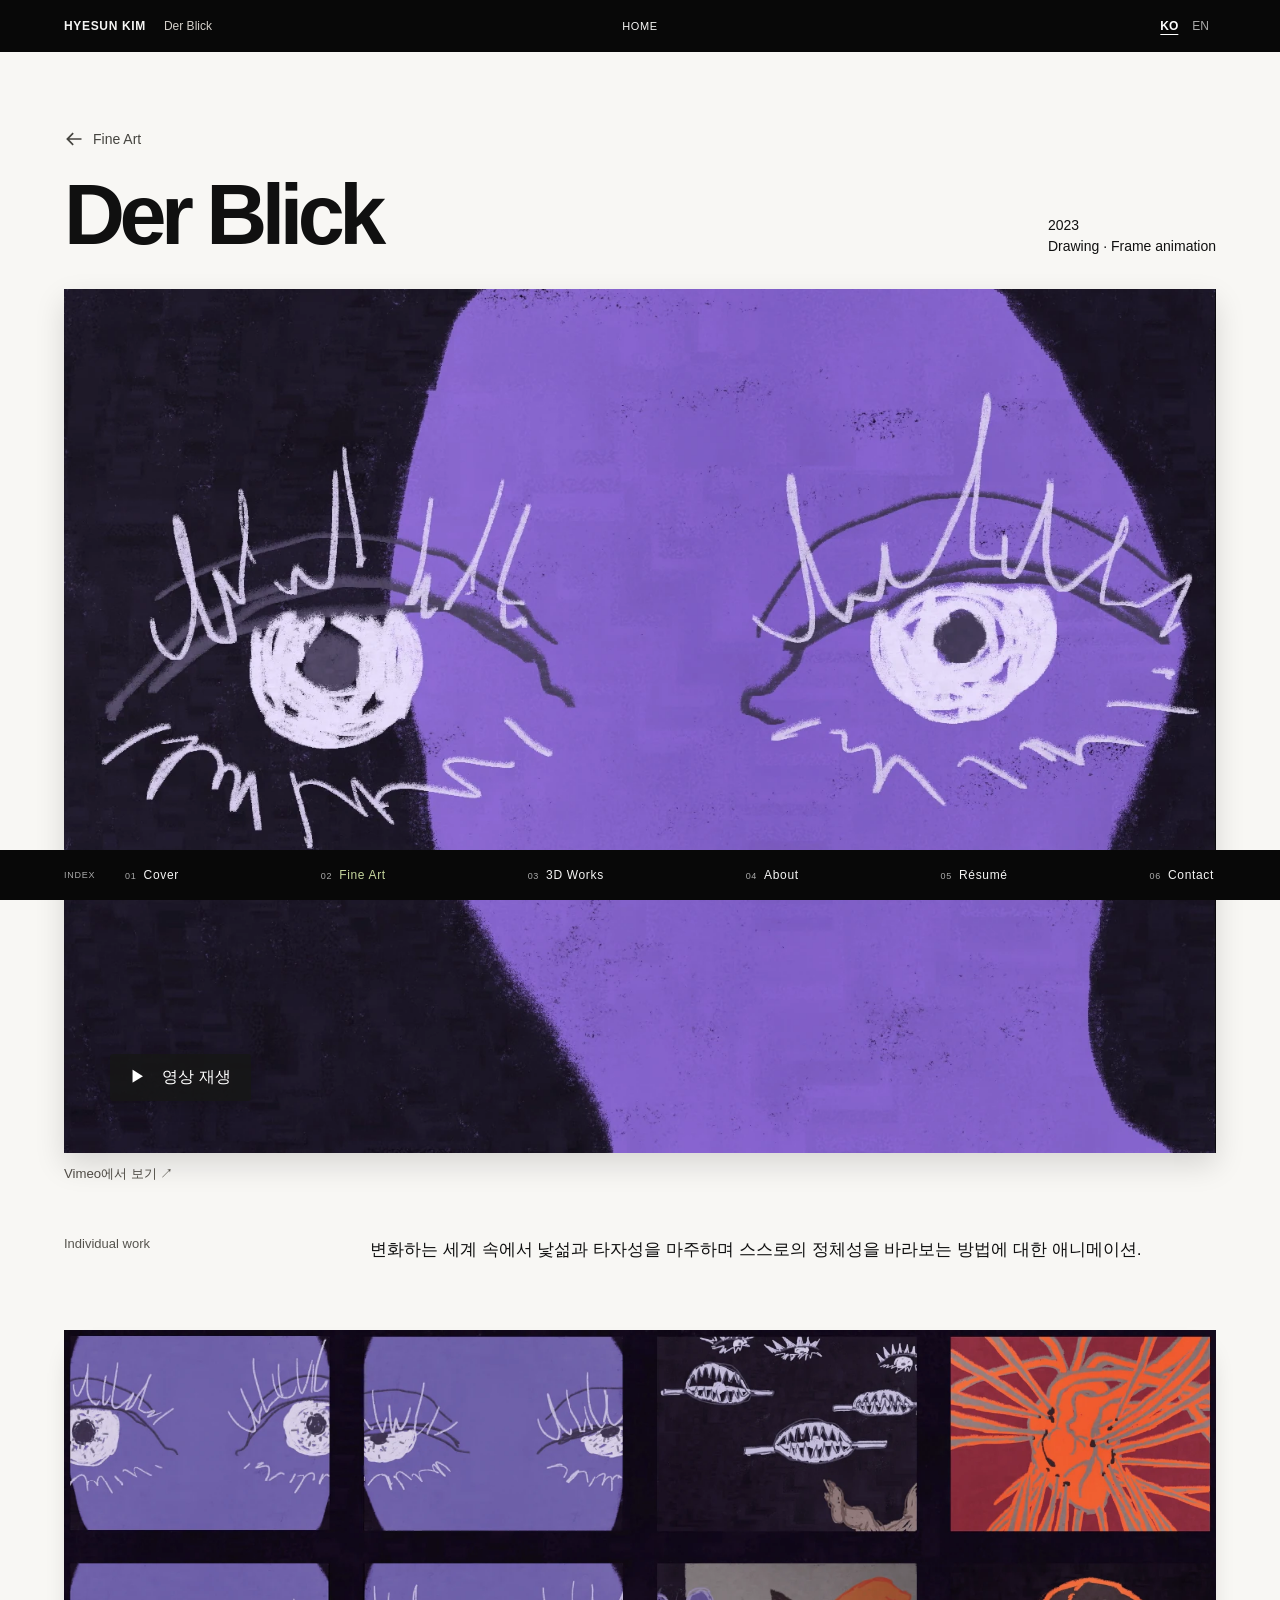
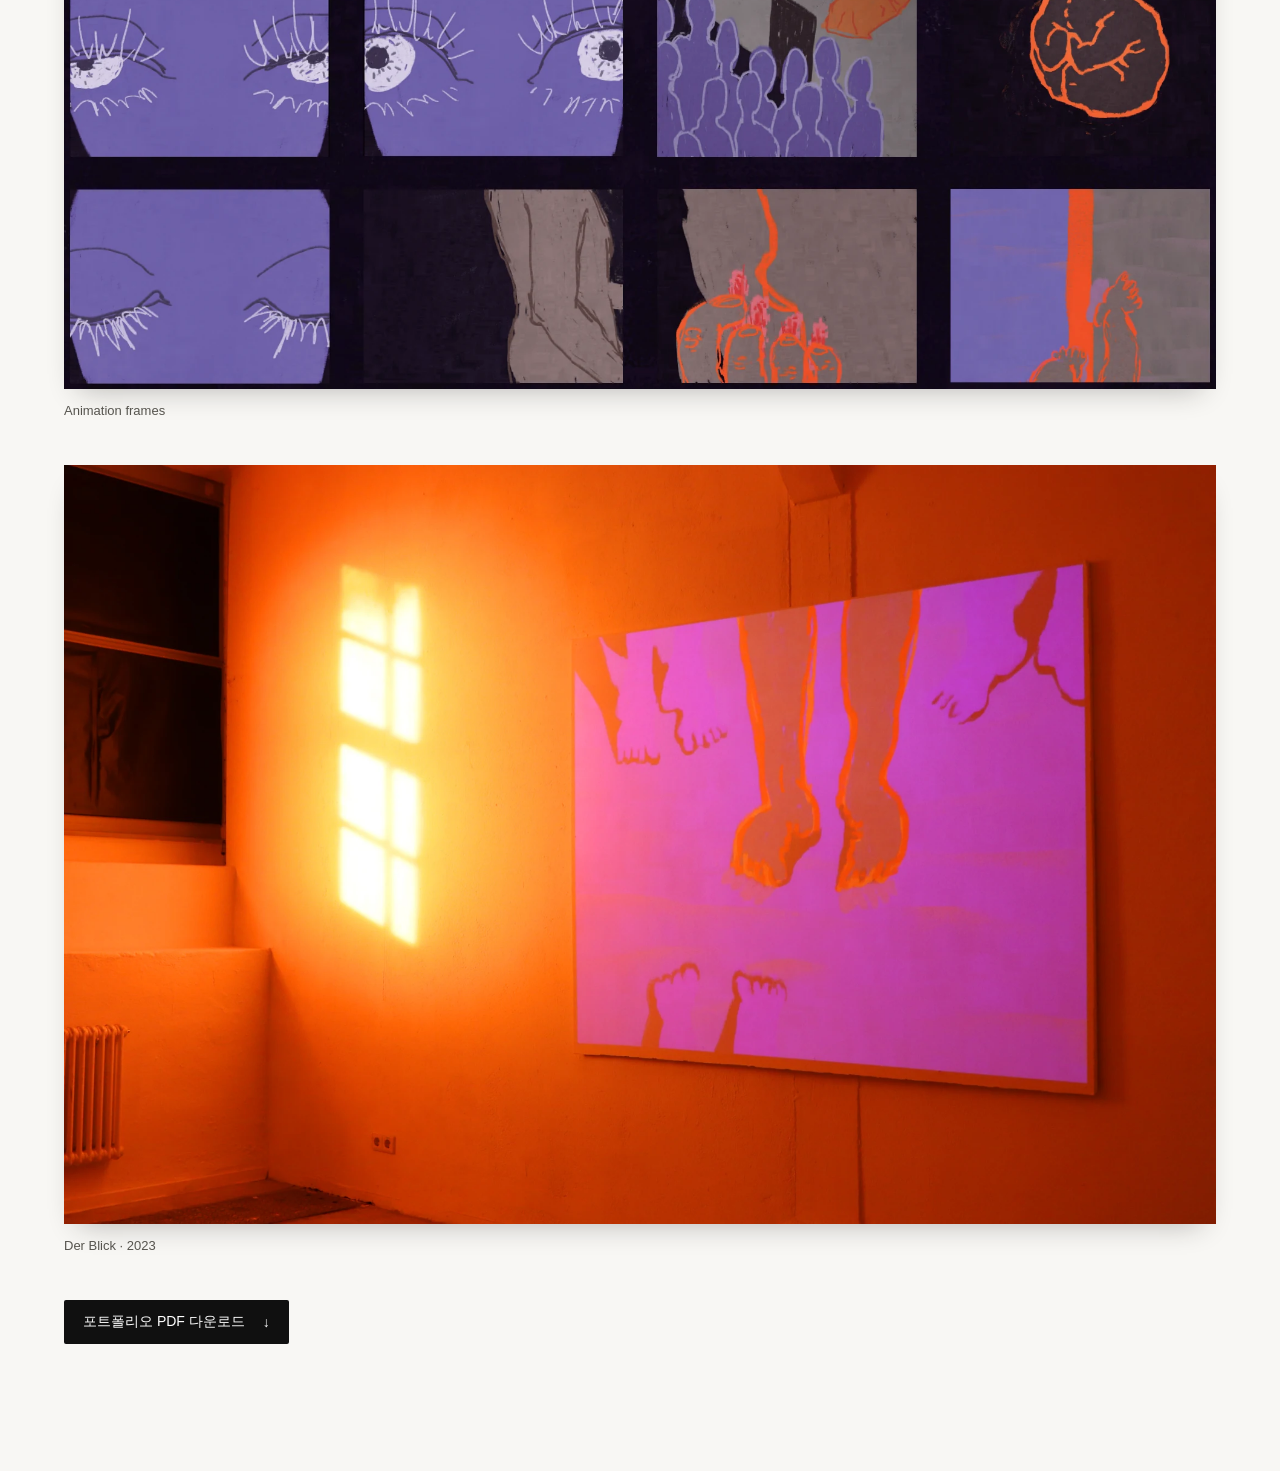
<file: der-blick.html>
<!doctype html>
<html lang="ko" data-lang="ko"><head><meta charset="utf-8"><meta name="viewport" content="width=device-width,initial-scale=1"><meta name="theme-color" content="#101010"><title>Der Blick · Hyesun Kim</title><link rel="stylesheet" href="style.css"><script src="site.js" defer></script><link rel="stylesheet" href="fine-art.css"><script defer src="media.js"></script></head>
<body class="page-art"><svg aria-hidden="true" width="0" height="0" style="position:absolute" xmlns="http://www.w3.org/2000/svg">
  <symbol id="gallery" viewBox="0 0 24 24">
    <path fill="currentColor" d="M3 4h8v8H3zm10 0h8v5h-8zm0 7h8v9h-8zM3 14h8v6H3z"/>
  </symbol>
  <symbol id="turntable" viewBox="0 0 24 24">
    <path fill="currentColor" fill-rule="evenodd" d="M10 3a8 8 0 1 0 0 16 8 8 0 0 0 0-16Zm0 2a6 6 0 1 0 0 12 6 6 0 0 0 0-12Z"/>
    <path fill="currentColor" d="M10 8.75a2.25 2.25 0 1 1 0 4.5 2.25 2.25 0 0 1 0-4.5Zm9-5.25h2v13.91l-4.29 4.3-1.42-1.42L19 16.59Z"/>
  </symbol>
  <symbol id="previous" viewBox="0 0 24 24">
    <path fill="currentColor" d="m11.71 5.71-1.42-1.42L2.59 12l7.7 7.71 1.42-1.42L6.41 13H21v-2H6.41Z"/>
  </symbol>
  <symbol id="next" viewBox="0 0 24 24">
    <path fill="currentColor" d="m12.29 5.71 1.42-1.42 7.7 7.71-7.7 7.71-1.42-1.42 5.3-5.29H3v-2h14.59Z"/>
  </symbol>
</svg>
<a class="skip" href="#main"><span class="ko" lang="ko">본문으로 이동</span><span class="en" lang="en">Skip to content</span></a>
<header class="film top"><div class="identifier"><b>HYESUN KIM</b><span>Der Blick</span></div><a class="home" href="index.html" aria-label="Home">HOME</a><div class="language" role="group" aria-label="Language"><button data-set-lang="ko" aria-pressed="true">KO</button><button data-set-lang="en" aria-pressed="false">EN</button></div></header>
<main id="main"><section class="project"><a class="back" href="art.html"><svg class="icon" aria-hidden="true" viewBox="0 0 24 24"><use href="#previous"></use></svg> Fine Art</a><div class="project-head"><h1>Der Blick</h1><p>2023<br>Drawing · Frame animation</p></div><section class="project-media" data-project="der-blick"><div id="film-panel"><div class="film-slot" data-video="900132689" data-title="Der Blick"><button type="button" class="film-poster"><img src="assets/blick-eyes.webp" alt="Der Blick"><span>▶　<span class="ko" lang="ko">영상 재생</span><span class="en" lang="en">Play film</span></span></button></div><a class="video-source" href="https://vimeo.com/900132689" target="_blank" rel="noopener"><span class="ko" lang="ko">Vimeo에서 보기</span><span class="en" lang="en">View on Vimeo</span> ↗</a></div></section>
    <div class="project-copy"><p class="credit">Individual work</p><p><span class="ko" lang="ko">변화하는 세계 속에서 낯섦과 타자성을 마주하며 스스로의 정체성을 바라보는 방법에 대한 애니메이션.</span><span class="en" lang="en">An animation about how we see our own identity as we encounter unfamiliarity and otherness in a changing world.</span></p></div><figure><img loading="lazy" src="assets/drawing.webp" alt="Animation frames"><figcaption>Animation frames</figcaption></figure><figure><img loading="lazy" src="assets/blick-projection.webp" alt="Animation projected on a gallery wall beside a window"><figcaption>Der Blick · 2023</figcaption></figure><a class="download" href="downloads/Kim_Hyesun_FineArt.pdf" download><span class="ko" lang="ko">포트폴리오 PDF 다운로드</span><span class="en" lang="en">Download portfolio PDF</span> ↓</a></section></main>
<footer class="film bottom"><span class="index-label">INDEX</span><nav aria-label="Site index"><a href="index.html"><small>01</small>Cover</a><a href="art.html" aria-current="page"><small>02</small>Fine Art</a><a href="three.html"><small>03</small>3D Works</a><a href="about.html"><small>04</small>About</a><a href="resume.html"><small>05</small>Résumé</a><a href="contact.html"><small>06</small>Contact</a></nav></footer></body></html>
</file>
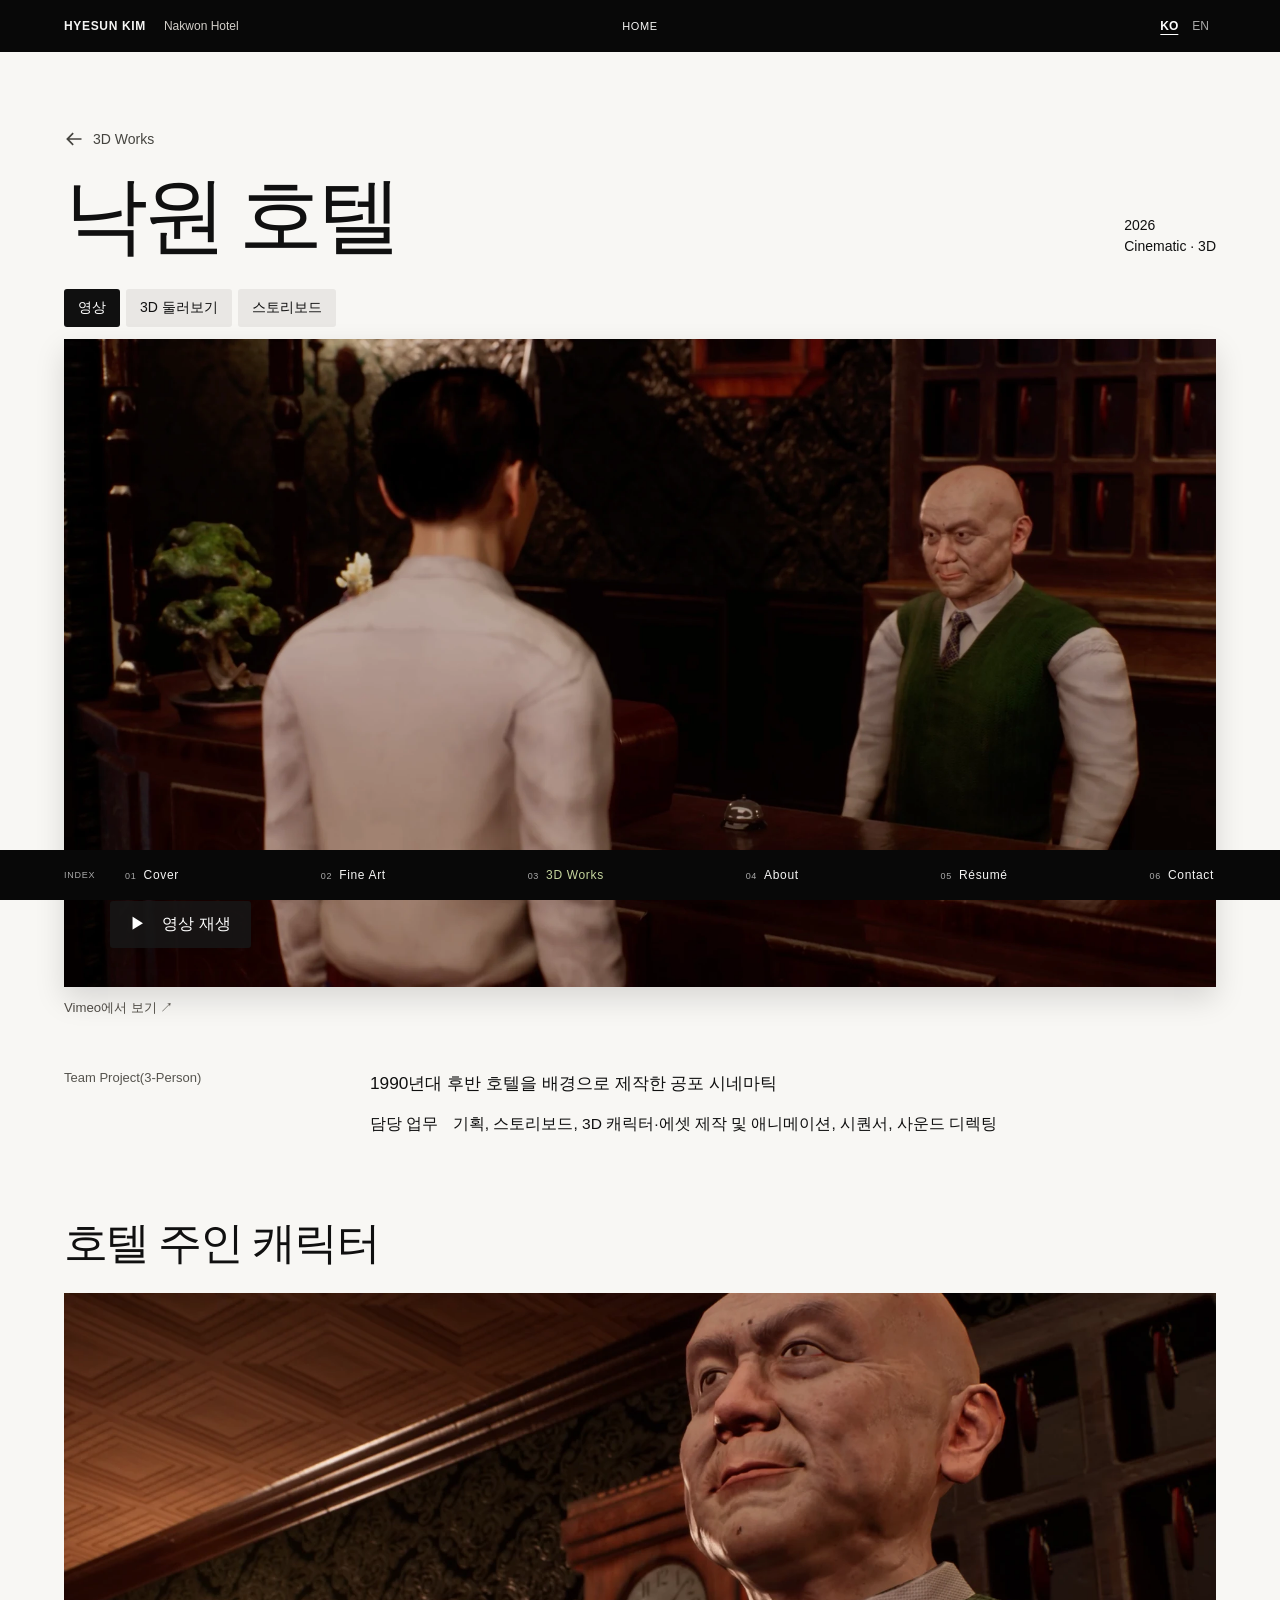
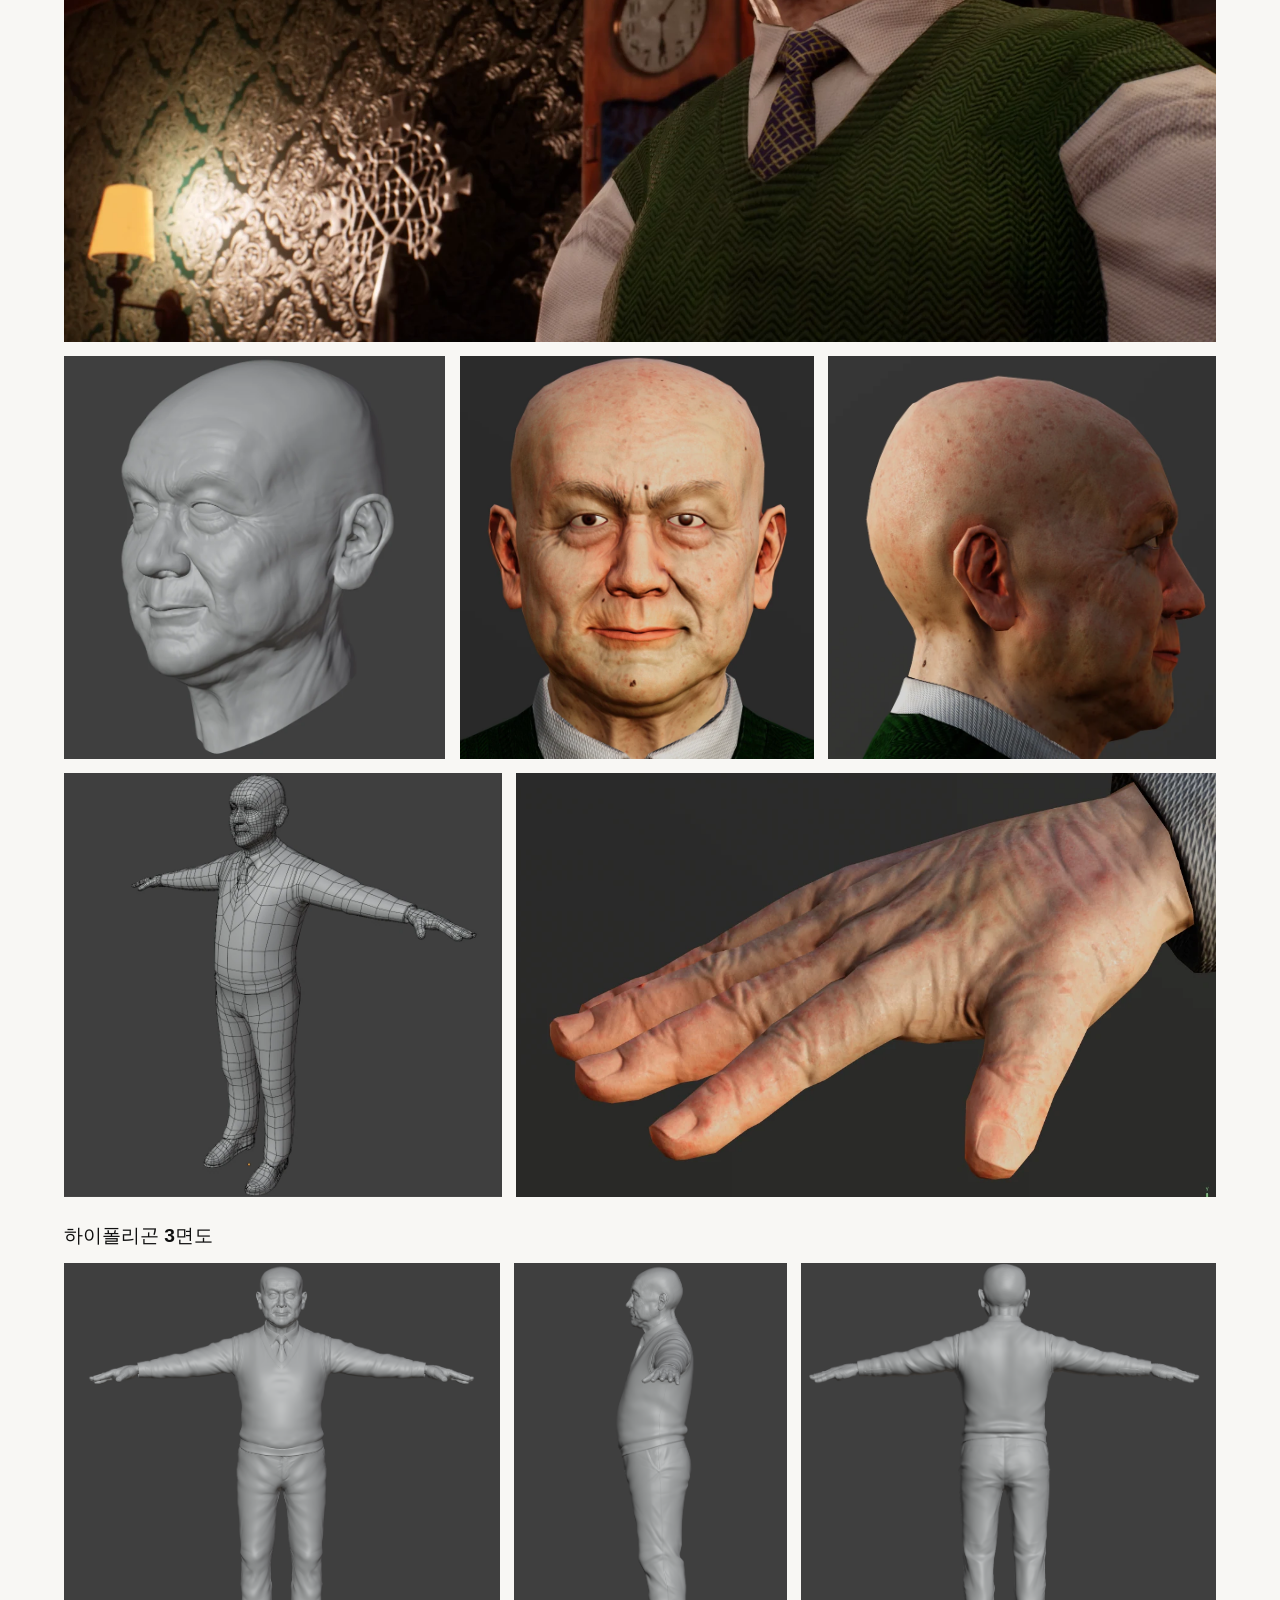
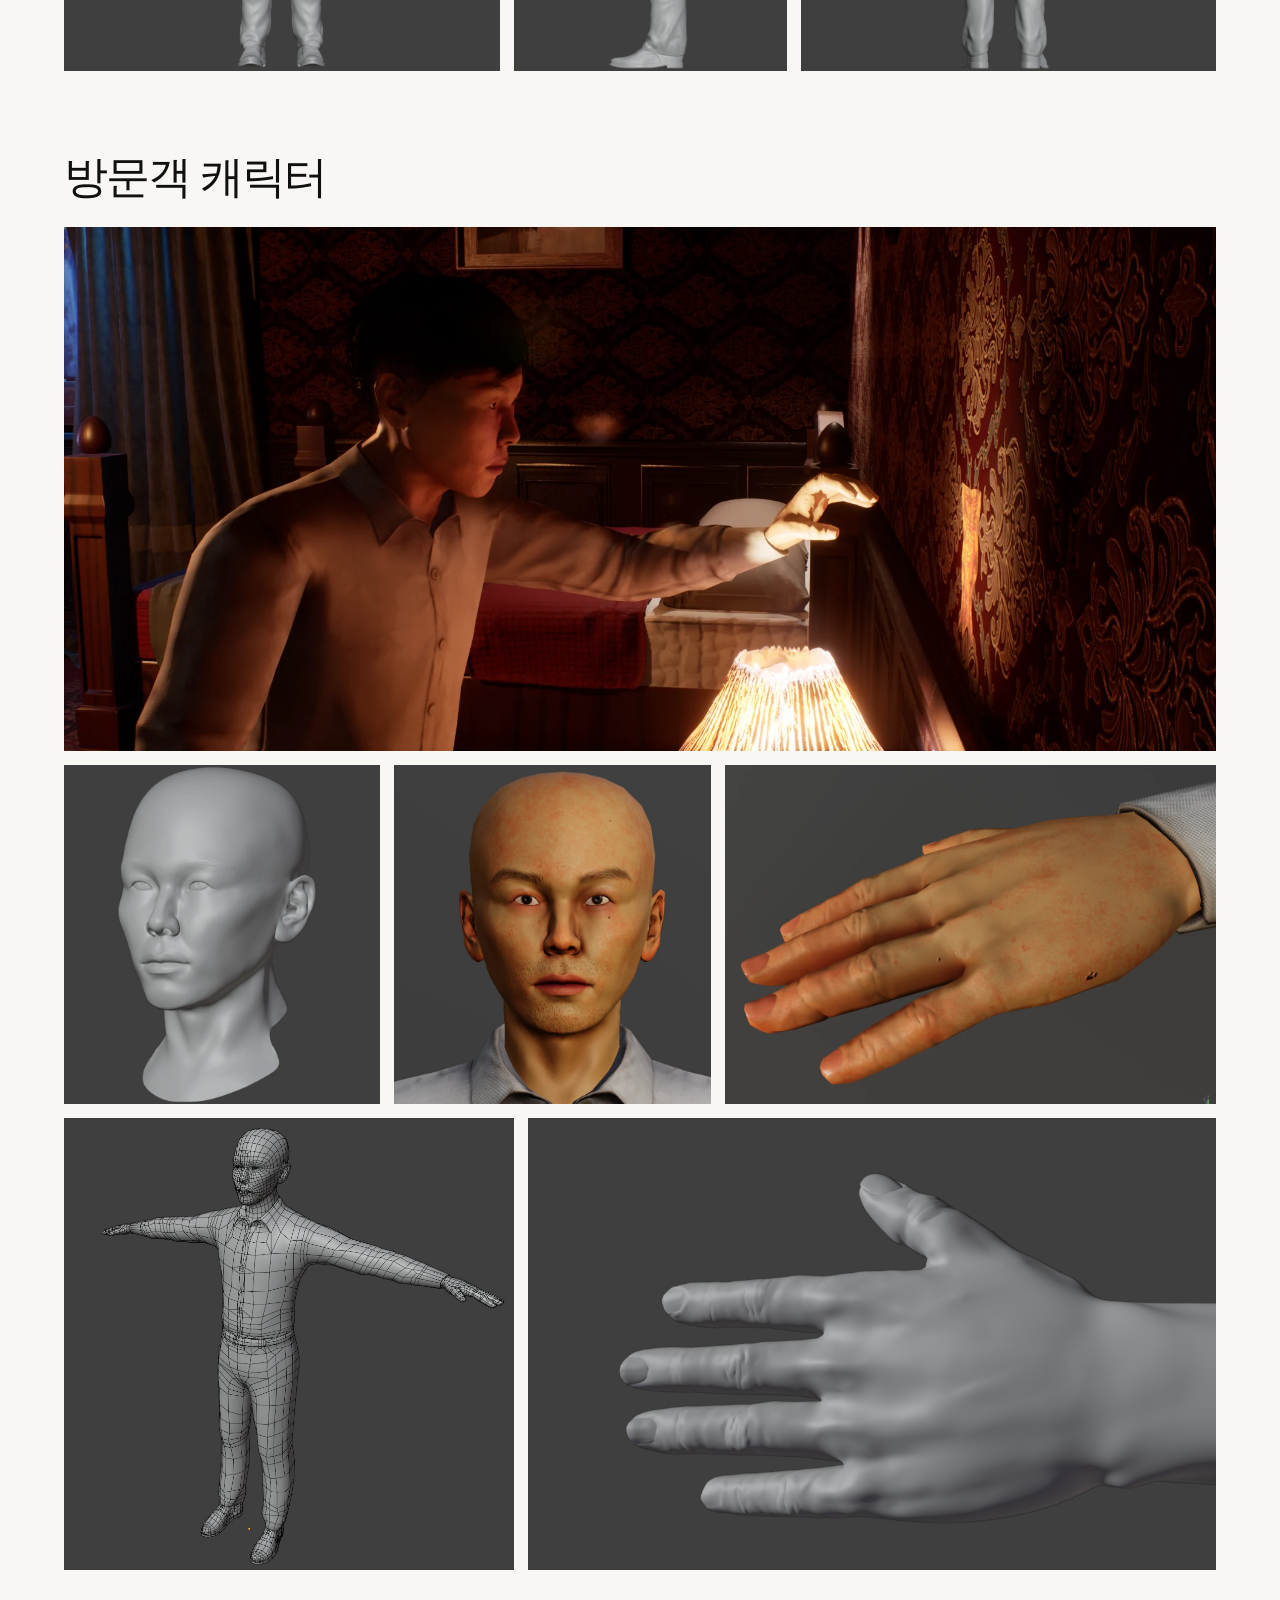
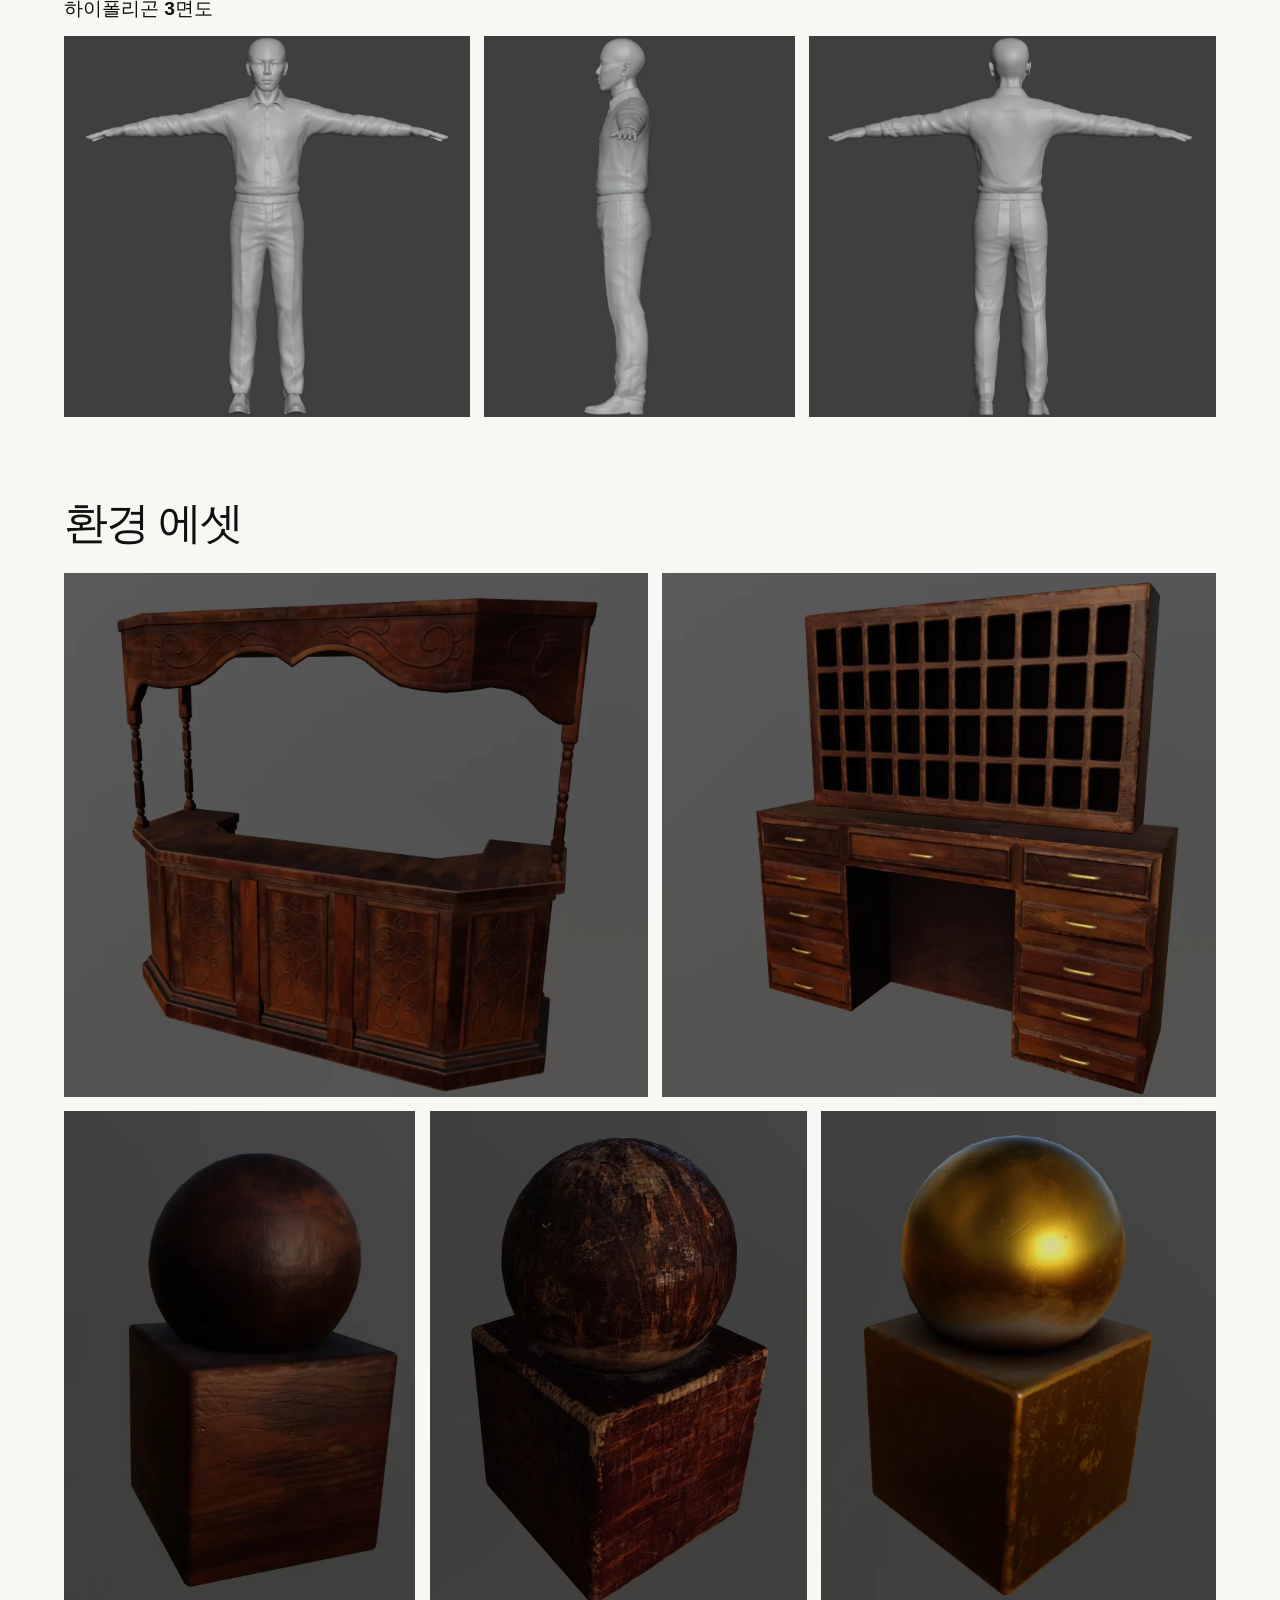
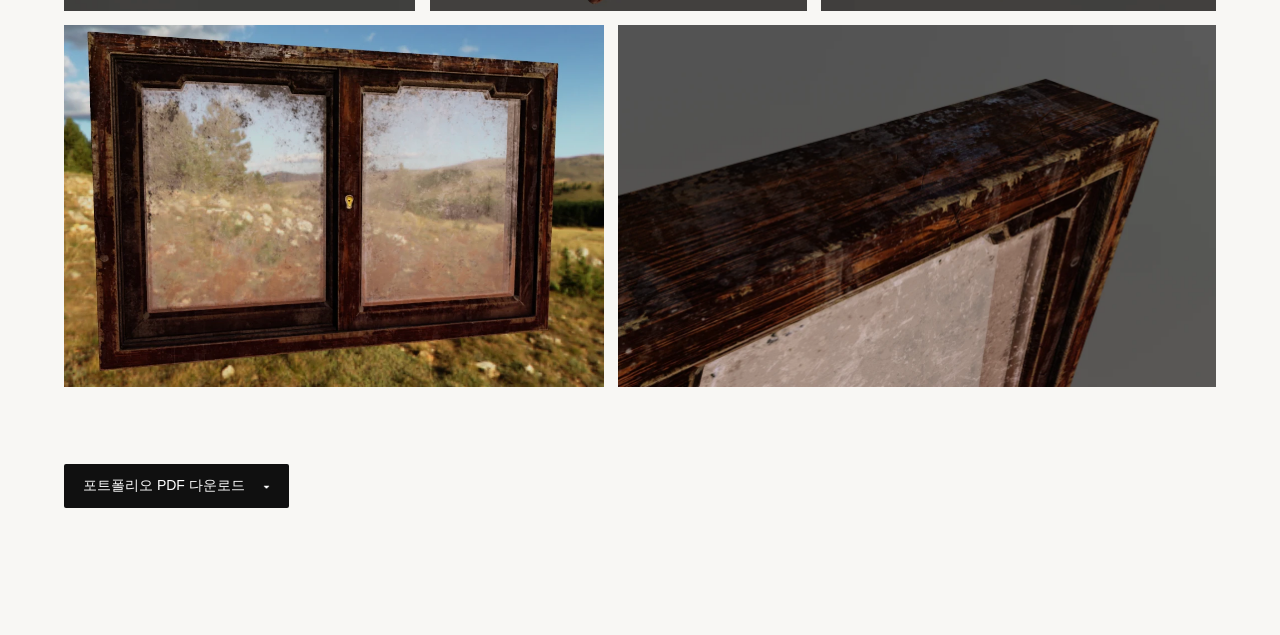
<file: hotel.html>
<!doctype html>
<html lang="ko" data-lang="ko"><head><meta charset="utf-8"><meta name="viewport" content="width=device-width,initial-scale=1"><meta name="theme-color" content="#101010"><title>Nakwon Hotel · Hyesun Kim</title><link rel="stylesheet" href="style.css"><script src="site.js" defer></script><link rel="stylesheet" href="studies.css"><script defer src="slides.js"></script><script defer src="assets/studio-light.js"></script><script defer src="viewer.js"></script><script defer src="media.js"></script></head>
<body class="page-three"><svg aria-hidden="true" width="0" height="0" style="position:absolute" xmlns="http://www.w3.org/2000/svg">
  <symbol id="gallery" viewBox="0 0 24 24">
    <path fill="currentColor" d="M3 4h8v8H3zm10 0h8v5h-8zm0 7h8v9h-8zM3 14h8v6H3z"/>
  </symbol>
  <symbol id="turntable" viewBox="0 0 24 24">
    <path fill="currentColor" fill-rule="evenodd" d="M10 3a8 8 0 1 0 0 16 8 8 0 0 0 0-16Zm0 2a6 6 0 1 0 0 12 6 6 0 0 0 0-12Z"/>
    <path fill="currentColor" d="M10 8.75a2.25 2.25 0 1 1 0 4.5 2.25 2.25 0 0 1 0-4.5Zm9-5.25h2v13.91l-4.29 4.3-1.42-1.42L19 16.59Z"/>
  </symbol>
  <symbol id="previous" viewBox="0 0 24 24">
    <path fill="currentColor" d="m11.71 5.71-1.42-1.42L2.59 12l7.7 7.71 1.42-1.42L6.41 13H21v-2H6.41Z"/>
  </symbol>
  <symbol id="next" viewBox="0 0 24 24">
    <path fill="currentColor" d="m12.29 5.71 1.42-1.42 7.7 7.71-7.7 7.71-1.42-1.42 5.3-5.29H3v-2h14.59Z"/>
  </symbol>
</svg>
<a class="skip" href="#main"><span class="ko" lang="ko">본문으로 이동</span><span class="en" lang="en">Skip to content</span></a>
<header class="film top"><div class="identifier"><b>HYESUN KIM</b><span>Nakwon Hotel</span></div><a class="home" href="index.html" aria-label="Home">HOME</a><div class="language" role="group" aria-label="Language"><button data-set-lang="ko" aria-pressed="true">KO</button><button data-set-lang="en" aria-pressed="false">EN</button></div></header>
<main id="main"><section class="project"><a class="back" href="three.html"><svg class="icon" aria-hidden="true" viewBox="0 0 24 24"><use href="#previous"></use></svg> 3D Works</a><div class="project-head"><h1><span class="ko" lang="ko">낙원 호텔</span><span class="en" lang="en">Nakwon Hotel</span></h1><p>2026<br>Cinematic · 3D</p></div><section class="project-media" data-project="hotel"><div class="media-modes" role="group" aria-label="Media"><button type="button" data-mode="film" aria-controls="film-panel" aria-pressed="true"><span class="ko" lang="ko">영상</span><span class="en" lang="en">Film</span></button><button type="button" data-mode="model" aria-controls="model-panel" aria-pressed="false"><span class="ko" lang="ko">3D 둘러보기</span><span class="en" lang="en">Explore in 3D</span></button><button type="button" data-mode="board" aria-controls="board-panel" aria-pressed="false"><span class="ko" lang="ko">스토리보드</span><span class="en" lang="en">Storyboard</span></button></div><div id="film-panel"><div class="film-slot" data-video="1234642678" data-title="Nakwon Hotel"><button type="button" class="film-poster"><img src="assets/hotel.webp" alt="Nakwon Hotel"><span>▶　<span class="ko" lang="ko">영상 재생</span><span class="en" lang="en">Play film</span></span></button></div><a class="video-source" href="https://vimeo.com/1234642678" target="_blank" rel="noopener"><span class="ko" lang="ko">Vimeo에서 보기</span><span class="en" lang="en">View on Vimeo</span> ↗</a></div><div id="model-panel" hidden><div class="model-choices" role="group" aria-label="3D models"><button type="button" data-model="window" aria-controls="viewer-host" aria-pressed="true"><span class="ko" lang="ko">창문</span><span class="en" lang="en">Window</span></button><button type="button" data-model="owner" aria-controls="viewer-host" aria-pressed="false"><span class="ko" lang="ko">호텔 주인</span><span class="en" lang="en">Hotel owner</span></button><button type="button" data-model="visitor" aria-controls="viewer-host" aria-pressed="false"><span class="ko" lang="ko">방문객</span><span class="en" lang="en">Visitor</span></button></div><div class="model-stage"><div id="viewer-host" aria-busy="false"></div><div class="model-loading" data-loading hidden><div class="model-loading-card"><label for="model-progress"><span class="ko" lang="ko">3D 모델을 불러오는 중…</span><span class="en" lang="en">Loading 3D model…</span></label><progress id="model-progress"></progress></div></div></div><p class="model-status" role="alert" data-load-error hidden><span class="ko" lang="ko">모델을 열 수 없습니다.</span><span class="en" lang="en">Unable to open the model.</span> <button type="button" data-retry><span class="ko" lang="ko">다시 시도</span><span class="en" lang="en">Retry</span></button></p><p class="model-credit"><span class="ko" lang="ko">창문</span><span class="en" lang="en">Window</span>　·　<span class="ko" lang="ko">목재 창틀, 유리, 금속 잠금장치</span><span class="en" lang="en">Wooden frame, glass panes and metal latch</span></p></div><div id="board-panel" hidden><div data-slideshow><a class="board-sheet slide-picture" data-slide href="assets/project-studies/board-01.webp" target="_blank" rel="noopener"><img loading="lazy" src="assets/project-studies/board-01.webp" alt="Storyboard 01" width="2324" height="1080"></a><a class="board-sheet slide-picture" data-slide href="assets/project-studies/board-02.webp" target="_blank" rel="noopener" hidden><img loading="lazy" src="assets/project-studies/board-02.webp" alt="Storyboard 02" width="2324" height="1080"></a><a class="board-sheet slide-picture" data-slide href="assets/project-studies/board-03.webp" target="_blank" rel="noopener" hidden><img loading="lazy" src="assets/project-studies/board-03.webp" alt="Storyboard 03" width="2324" height="1080"></a><a class="board-sheet slide-picture" data-slide href="assets/project-studies/board-04.webp" target="_blank" rel="noopener" hidden><img loading="lazy" src="assets/project-studies/board-04.webp" alt="Storyboard 04" width="2324" height="1080"></a><a class="board-sheet slide-picture" data-slide href="assets/project-studies/board-05.webp" target="_blank" rel="noopener" hidden><img loading="lazy" src="assets/project-studies/board-05.webp" alt="Storyboard 05" width="2324" height="1080"></a><a class="board-sheet slide-picture" data-slide href="assets/project-studies/board-06.webp" target="_blank" rel="noopener" hidden><img loading="lazy" src="assets/project-studies/board-06.webp" alt="Storyboard 06" width="2324" height="1080"></a><a class="board-sheet slide-picture" data-slide href="assets/project-studies/board-07.webp" target="_blank" rel="noopener" hidden><img loading="lazy" src="assets/project-studies/board-07.webp" alt="Storyboard 07" width="2324" height="1080"></a><a class="board-sheet slide-picture" data-slide href="assets/project-studies/board-08.webp" target="_blank" rel="noopener" hidden><img loading="lazy" src="assets/project-studies/board-08.webp" alt="Storyboard 08" width="2324" height="1080"></a><a class="board-sheet slide-picture" data-slide href="assets/project-studies/board-09.webp" target="_blank" rel="noopener" hidden><img loading="lazy" src="assets/project-studies/board-09.webp" alt="Storyboard 09" width="2324" height="1080"></a><a class="board-sheet slide-picture" data-slide href="assets/project-studies/board-10.webp" target="_blank" rel="noopener" hidden><img loading="lazy" src="assets/project-studies/board-10.webp" alt="Storyboard 10" width="2324" height="1080"></a><a class="board-sheet slide-picture" data-slide href="assets/project-studies/board-11.webp" target="_blank" rel="noopener" hidden><img loading="lazy" src="assets/project-studies/board-11.webp" alt="Storyboard 11" width="2324" height="1080"></a><a class="board-sheet slide-picture" data-slide href="assets/project-studies/board-12.webp" target="_blank" rel="noopener" hidden><img loading="lazy" src="assets/project-studies/board-12.webp" alt="Storyboard 12" width="2324" height="1080"></a><div class="slide-controls" hidden><button type="button" data-slide-step="-1" disabled><span class="ko" lang="ko">이전</span><span class="en" lang="en">Previous</span></button><output aria-live="polite">01 / 12</output><button type="button" data-slide-step="1"><span class="ko" lang="ko">다음</span><span class="en" lang="en">Next</span></button></div></div></div></section>
    <div class="project-copy hotel-credit"><p class="credit">Team Project(3-Person)</p><div><p><span class="ko" lang="ko">1990년대 후반 호텔을 배경으로 제작한 공포 시네마틱</span><span class="en" lang="en">A horror cinematic set in a hotel in the late 1990s</span></p><p class="role-line"><b><span class="ko" lang="ko">담당 업무</span><span class="en" lang="en">Responsibilities</span></b> <span class="ko" lang="ko">기획, 스토리보드, 3D 캐릭터·에셋 제작 및 애니메이션, 시퀀서, 사운드 디렉팅</span><span class="en" lang="en">Planning, storyboards, 3D character and asset creation and animation, Sequencer, and sound direction</span></p></div></div><section class="work-study"><h2><span class="ko" lang="ko">호텔 주인 캐릭터</span><span class="en" lang="en">Hotel owner</span></h2><div class="study-row"><img loading="lazy" decoding="async" src="assets/project-studies/owner-scene.webp" alt="Hotel owner at the reception desk" width="1900" height="1069" style="--ratio:1.7774"></div><div class="study-row"><img loading="lazy" decoding="async" src="assets/project-studies/owner-sculpt.webp" alt="Sculpted head, three-quarter view" width="874" height="923" style="--ratio:0.9469"><img loading="lazy" decoding="async" src="assets/project-studies/owner-face.webp" alt="Textured face, frontal view" width="798" height="908" style="--ratio:0.8789"><img loading="lazy" decoding="async" src="assets/project-studies/owner-profile.webp" alt="Skin texture in profile" width="824" height="855" style="--ratio:0.9637"></div><div class="study-row"><img loading="lazy" decoding="async" src="assets/project-studies/owner-wire.webp" alt="Character topology" width="962" height="932" style="--ratio:1.0322"><img loading="lazy" decoding="async" src="assets/project-studies/owner-hand.webp" alt="Hand texture" width="1092" height="663" style="--ratio:1.6471"></div><div class="study-turnaround"><h3><span class="ko" lang="ko">하이폴리곤 3면도</span><span class="en" lang="en">High-poly character views</span></h3><div class="study-row"><a class="study-original" href="assets/project-studies/owner-body-front.png" target="_blank" rel="noopener" style="--ratio:1.0692"><img loading="lazy" decoding="async" src="assets/project-studies/owner-body-front.png" alt="Hotel owner high-poly sculpt, front view" width="989" height="925" style="--ratio:1.0692"></a><a class="study-original" href="assets/project-studies/owner-body-side.png" target="_blank" rel="noopener" style="--ratio:0.6692"><img loading="lazy" decoding="async" src="assets/project-studies/owner-body-side.png" alt="Hotel owner high-poly sculpt, side view" width="617" height="922" style="--ratio:0.6692"></a><a class="study-original" href="assets/project-studies/owner-body-back.png" target="_blank" rel="noopener" style="--ratio:1.0161"><img loading="lazy" decoding="async" src="assets/project-studies/owner-body-back.png" alt="Hotel owner high-poly sculpt, back view" width="945" height="930" style="--ratio:1.0161"></a></div></div></section><section class="work-study"><h2><span class="ko" lang="ko">방문객 캐릭터</span><span class="en" lang="en">Visitor</span></h2><div class="study-row"><img loading="lazy" decoding="async" src="assets/project-studies/visitor-scene.webp" alt="Visitor in the hotel room" width="1900" height="865" style="--ratio:2.1965"></div><div class="study-row"><img loading="lazy" decoding="async" src="assets/project-studies/visitor-sculpt.webp" alt="Sculpted head" width="843" height="904" style="--ratio:0.9325"><img loading="lazy" decoding="async" src="assets/project-studies/visitor-face.webp" alt="Textured face" width="835" height="891" style="--ratio:0.9371"><img loading="lazy" decoding="async" src="assets/project-studies/visitor-hand.webp" alt="Hand texture" width="1173" height="808" style="--ratio:1.4517"></div><div class="study-row"><img loading="lazy" decoding="async" src="assets/project-studies/visitor-wire.webp" alt="Character topology" width="891" height="895" style="--ratio:0.9955"><a class="study-original" href="assets/project-studies/visitor-hand-sculpt.png" target="_blank" rel="noopener" style="--ratio:1.5209"><img loading="lazy" decoding="async" src="assets/project-studies/visitor-hand-sculpt.png" alt="Visitor hand sculpt, detail of fingers and fingernails" width="1057" height="695" style="--ratio:1.5209"></a></div><div class="study-turnaround"><h3><span class="ko" lang="ko">하이폴리곤 3면도</span><span class="en" lang="en">High-poly character views</span></h3><div class="study-row"><a class="study-original" href="assets/project-studies/visitor-body-front.png" target="_blank" rel="noopener" style="--ratio:1.0649"><img loading="lazy" decoding="async" src="assets/project-studies/visitor-body-front.png" alt="Visitor high-poly sculpt, front view" width="968" height="909" style="--ratio:1.0649"></a><a class="study-original" href="assets/project-studies/visitor-body-side.png" target="_blank" rel="noopener" style="--ratio:0.8172"><img loading="lazy" decoding="async" src="assets/project-studies/visitor-body-side.png" alt="Visitor high-poly sculpt, side view" width="742" height="908" style="--ratio:0.8172"></a><a class="study-original" href="assets/project-studies/visitor-body-back.png" target="_blank" rel="noopener" style="--ratio:1.0673"><img loading="lazy" decoding="async" src="assets/project-studies/visitor-body-back.png" alt="Visitor high-poly sculpt, back view" width="967" height="906" style="--ratio:1.0673"></a></div></div></section><section class="work-study"><h2><span class="ko" lang="ko">환경 에셋</span><span class="en" lang="en">Environment assets</span></h2><div class="study-row"><img loading="lazy" decoding="async" src="assets/project-studies/reception.webp" alt="Reception desk" width="765" height="688" style="--ratio:1.1119"><img loading="lazy" decoding="async" src="assets/project-studies/keys.webp" alt="Hotel key cabinet" width="770" height="729" style="--ratio:1.0562"></div><div class="study-row"><img loading="lazy" decoding="async" src="assets/project-studies/wood.webp" alt="Wood material" width="503" height="715" style="--ratio:0.7035"><img loading="lazy" decoding="async" src="assets/project-studies/aged-wood.webp" alt="Weathered wood material" width="664" height="879" style="--ratio:0.7554"><img loading="lazy" decoding="async" src="assets/project-studies/metal.webp" alt="Metal material" width="570" height="721" style="--ratio:0.7906"></div><div class="study-row"><img loading="lazy" decoding="async" src="assets/project-studies/window.webp" alt="Guest room window" width="971" height="651" style="--ratio:1.4916"><img loading="lazy" decoding="async" src="assets/project-studies/window-wear.webp" alt="Surface wear on the frame" width="1200" height="726" style="--ratio:1.6529"></div></section><details class="pdf-menu"><summary class="download"><span class="ko" lang="ko">포트폴리오 PDF 다운로드</span><span class="en" lang="en">Download portfolio PDF</span> ▾</summary><div class="pdf-options"><a href="downloads/KimHyesun_portfolio_Cinematic.pdf" download>Cinematic ↓</a><a href="downloads/KimHyesun_portfolio_Asset.pdf" download>Asset ↓</a></div></details></section></main>
<footer class="film bottom"><span class="index-label">INDEX</span><nav aria-label="Site index"><a href="index.html"><small>01</small>Cover</a><a href="art.html"><small>02</small>Fine Art</a><a href="three.html" aria-current="page"><small>03</small>3D Works</a><a href="about.html"><small>04</small>About</a><a href="resume.html"><small>05</small>Résumé</a><a href="contact.html"><small>06</small>Contact</a></nav></footer></body></html>
</file>
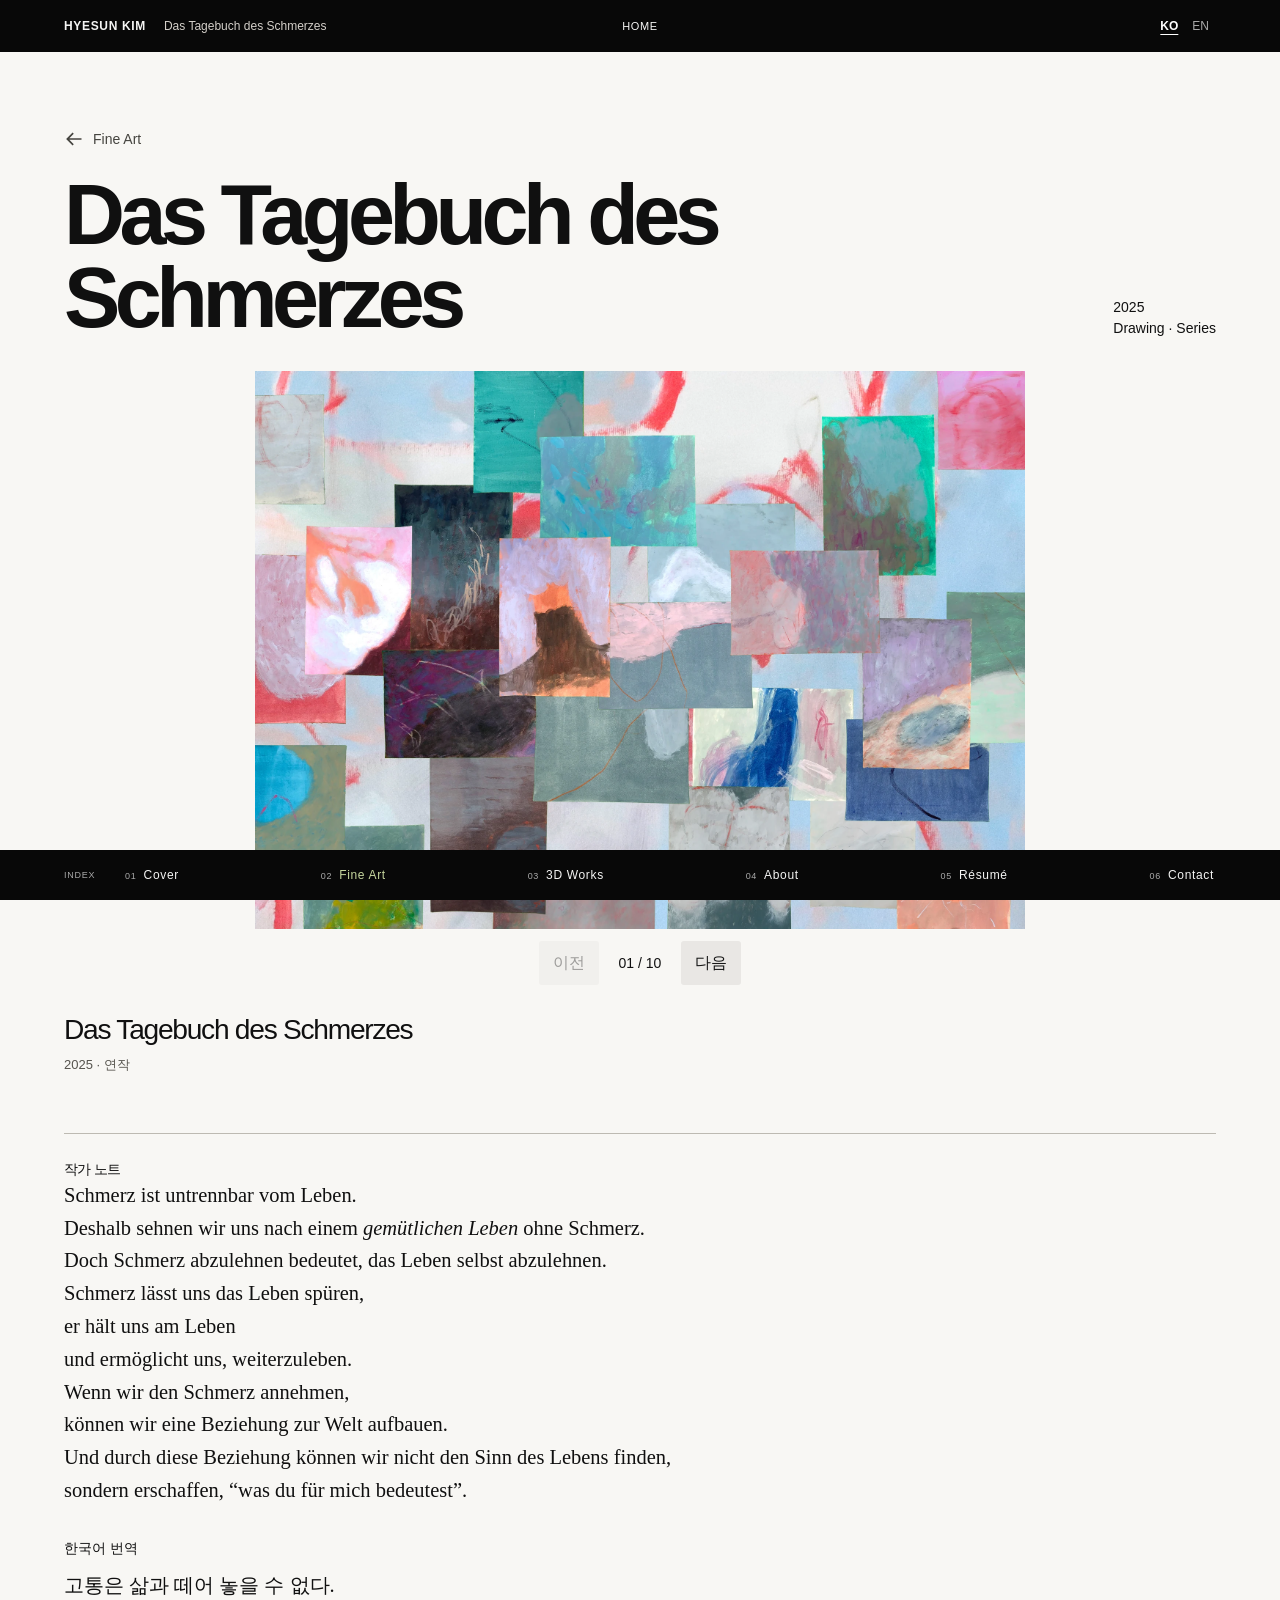
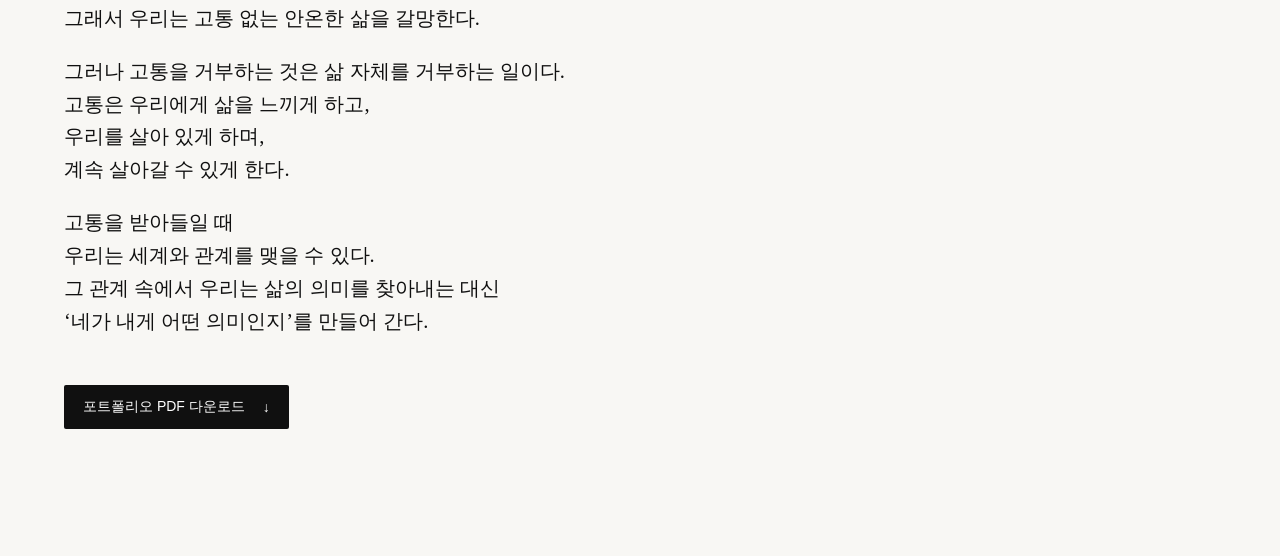
<file: installation.html>
<!doctype html>
<html lang="ko" data-lang="ko"><head><meta charset="utf-8"><meta name="viewport" content="width=device-width,initial-scale=1"><meta name="theme-color" content="#101010"><title>Das Tagebuch des Schmerzes · Hyesun Kim</title><link rel="stylesheet" href="style.css"><script src="site.js" defer></script><link rel="stylesheet" href="fine-art.css"><script defer src="slides.js"></script></head>
<body class="page-art"><svg aria-hidden="true" width="0" height="0" style="position:absolute" xmlns="http://www.w3.org/2000/svg">
  <symbol id="gallery" viewBox="0 0 24 24">
    <path fill="currentColor" d="M3 4h8v8H3zm10 0h8v5h-8zm0 7h8v9h-8zM3 14h8v6H3z"/>
  </symbol>
  <symbol id="turntable" viewBox="0 0 24 24">
    <path fill="currentColor" fill-rule="evenodd" d="M10 3a8 8 0 1 0 0 16 8 8 0 0 0 0-16Zm0 2a6 6 0 1 0 0 12 6 6 0 0 0 0-12Z"/>
    <path fill="currentColor" d="M10 8.75a2.25 2.25 0 1 1 0 4.5 2.25 2.25 0 0 1 0-4.5Zm9-5.25h2v13.91l-4.29 4.3-1.42-1.42L19 16.59Z"/>
  </symbol>
  <symbol id="previous" viewBox="0 0 24 24">
    <path fill="currentColor" d="m11.71 5.71-1.42-1.42L2.59 12l7.7 7.71 1.42-1.42L6.41 13H21v-2H6.41Z"/>
  </symbol>
  <symbol id="next" viewBox="0 0 24 24">
    <path fill="currentColor" d="m12.29 5.71 1.42-1.42 7.7 7.71-7.7 7.71-1.42-1.42 5.3-5.29H3v-2h14.59Z"/>
  </symbol>
</svg>
<a class="skip" href="#main"><span class="ko" lang="ko">본문으로 이동</span><span class="en" lang="en">Skip to content</span></a>
<header class="film top"><div class="identifier"><b>HYESUN KIM</b><span>Das Tagebuch des Schmerzes</span></div><a class="home" href="index.html" aria-label="Home">HOME</a><div class="language" role="group" aria-label="Language"><button data-set-lang="ko" aria-pressed="true">KO</button><button data-set-lang="en" aria-pressed="false">EN</button></div></header>
<main id="main"><section class="project"><a class="back" href="art.html"><svg class="icon" aria-hidden="true" viewBox="0 0 24 24"><use href="#previous"></use></svg> Fine Art</a><div class="project-head"><h1>Das Tagebuch des Schmerzes</h1><p>2025<br>Drawing · Series</p></div><section class="diary" data-slideshow aria-label="Das Tagebuch des Schmerzes"><figure class="diary-slide" data-slide><div class="diary-frame slide-picture"><img src="assets/diary-cover.webp" alt="Overlapping painted sheets in pink, turquoise and blue"></div><figcaption class="slide-caption"><h2>Das Tagebuch des Schmerzes</h2><p><span class="ko" lang="ko">2025 · 연작</span><span class="en" lang="en">2025 · Series</span></p></figcaption></figure><figure class="diary-slide" data-slide><div class="diary-frame slide-picture"><img src="assets/installation.webp" alt="A visitor facing a wall of small paintings"></div><figcaption class="slide-caption"><h2>How to touch the fire</h2><p><span class="ko" lang="ko">2025 · 졸업 전시 전경 · Weißes Haus 104호, 할레(잘레)</span><span class="en" lang="en">2025 · Diploma exhibition view · Weißes Haus, room 104, Halle (Saale)</span></p></figcaption></figure><figure class="diary-slide" data-slide><div class="diary-frame slide-picture"><img src="assets/diary-wound.webp" alt="Pale blue form with a dark opening against a red ground"></div><figcaption class="slide-caption"><h2>The stab wound you caused</h2><p><span class="ko" lang="ko">2024 · 종이에 과슈 · 21 × 14.8 cm</span><span class="en" lang="en">2024 · Gouache on paper · 21 × 14.8 cm</span></p></figcaption></figure><figure class="diary-slide" data-slide><div class="diary-frame slide-picture"><img src="assets/diary-failure.webp" alt="Pale strokes rising through a dark blue field"></div><figcaption class="slide-caption"><h2>Shipwreck</h2><p><span class="ko" lang="ko">2024 · 종이에 과슈와 왁스 파스텔 · 21 × 14.8 cm</span><span class="en" lang="en">2024 · Gouache and wax pastel on paper · 21 × 14.8 cm</span></p></figcaption></figure><figure class="diary-slide" data-slide><div class="diary-frame slide-picture"><img src="assets/diary-body.webp" alt="Soft green and lilac shapes against a pale ochre ground"></div><figcaption class="slide-caption"><h2>As I watch my body rot</h2><p><span class="ko" lang="ko">2025 · 종이에 과슈 · 14.8 × 21 cm</span><span class="en" lang="en">2025 · Gouache on paper · 14.8 × 21 cm</span></p></figcaption></figure><figure class="diary-slide" data-slide><div class="diary-frame slide-picture"><img src="assets/diary-memory.webp" alt="A curved red mark on a pale blue field"></div><figcaption class="slide-caption"><h2>When you suddenly come to mind</h2><p><span class="ko" lang="ko">2024 · 종이에 과슈와 색연필 · 14.8 × 21 cm</span><span class="en" lang="en">2024 · Gouache and coloured pencil on paper · 14.8 × 21 cm</span></p></figcaption></figure><figure class="diary-slide" data-slide><div class="diary-frame slide-picture"><img src="assets/diary-depth.webp" alt="Layers of coral, lavender and muted turquoise"></div><figcaption class="slide-caption"><h2>When I see the depth</h2><p><span class="ko" lang="ko">2024 · 종이에 과슈와 색연필 · 14.8 × 21 cm</span><span class="en" lang="en">2024 · Gouache and coloured pencil on paper · 14.8 × 21 cm</span></p></figcaption></figure><figure class="diary-slide" data-slide><div class="diary-frame slide-picture"><img src="assets/diary-ignored.webp" alt="Large dark red and blue painting installed beside a window"></div><figcaption class="slide-caption"><h2>What I have ignored</h2><p><span class="ko" lang="ko">2024 · 면직물에 아크릴 · 160 × 240 cm</span><span class="en" lang="en">2024 · Acrylic on cotton · 160 × 240 cm</span></p></figcaption></figure><figure class="diary-slide" data-slide><div class="diary-frame slide-picture"><img src="assets/diary-hands.webp" alt="Tangled orange lines across blue and burgundy shapes"></div><figcaption class="slide-caption"><h2>washing hands with hot water</h2><p><span class="ko" lang="ko">2024 · 캔버스에 아크릴 · 60 × 80 cm</span><span class="en" lang="en">2024 · Acrylic on canvas · 60 × 80 cm</span></p></figcaption></figure><figure class="diary-slide" data-slide><div class="diary-frame slide-picture"><img src="assets/diary-piercing.webp" alt="Interwoven pale lines over a vertical blue and red field"></div><figcaption class="slide-caption"><h2>piercing</h2><p><span class="ko" lang="ko">2024 · 캔버스에 아크릴 · 80 × 60 cm</span><span class="en" lang="en">2024 · Acrylic on canvas · 80 × 60 cm</span></p></figcaption></figure><div class="slide-controls" hidden><button type="button" data-slide-step="-1" disabled><span class="ko" lang="ko">이전</span><span class="en" lang="en">Previous</span></button><output aria-live="polite">01 / 10</output><button type="button" data-slide-step="1"><span class="ko" lang="ko">다음</span><span class="en" lang="en">Next</span></button></div></section>
    <section class="diary-note"><h2><span class="ko" lang="ko">작가 노트</span><span class="en" lang="en">Artist’s note</span></h2>
<div lang="de"><p>Schmerz ist untrennbar vom Leben.<br>Deshalb sehnen wir uns nach einem <em>gemütlichen Leben</em> ohne Schmerz.</p>
<p>Doch Schmerz abzulehnen bedeutet, das Leben selbst abzulehnen.<br>Schmerz lässt uns das Leben spüren,<br>er hält uns am Leben<br>und ermöglicht uns, weiterzuleben.</p>
<p>Wenn wir den Schmerz annehmen,<br>können wir eine Beziehung zur Welt aufbauen.<br>Und durch diese Beziehung können wir nicht den Sinn des Lebens finden,<br>sondern erschaffen, “was du für mich bedeutest”.</p></div>
<div lang="ko" class="diary-translation ko"><h3>한국어 번역</h3>
<p>고통은 삶과 떼어 놓을 수 없다.<br>그래서 우리는 고통 없는 <em>안온한 삶</em>을 갈망한다.</p>
<p>그러나 고통을 거부하는 것은 삶 자체를 거부하는 일이다.<br>고통은 우리에게 삶을 느끼게 하고,<br>우리를 살아 있게 하며,<br>계속 살아갈 수 있게 한다.</p>
<p>고통을 받아들일 때<br>우리는 세계와 관계를 맺을 수 있다.<br>그 관계 속에서 우리는 삶의 의미를 찾아내는 대신<br>‘네가 내게 어떤 의미인지’를 만들어 간다.</p></div>
<div lang="en" class="diary-translation en"><h3>English translation</h3>
<p>Pain is inseparable from life.<br>Yet we long for a life of comfort, free from pain.</p>
<p>But to reject pain is to reject life itself.<br>Pain allows us to feel life,<br>keeps us alive,<br>and enables us to go on living.</p>
<p>When we embrace pain,<br>we can establish a relationship with the world.<br>And through this relationship,<br>rather than finding the meaning of life,<br>we can create “what you mean to me.”</p></div></section><a class="download" href="downloads/Kim_Hyesun_FineArt.pdf" download><span class="ko" lang="ko">포트폴리오 PDF 다운로드</span><span class="en" lang="en">Download portfolio PDF</span> ↓</a></section></main>
<footer class="film bottom"><span class="index-label">INDEX</span><nav aria-label="Site index"><a href="index.html"><small>01</small>Cover</a><a href="art.html" aria-current="page"><small>02</small>Fine Art</a><a href="three.html"><small>03</small>3D Works</a><a href="about.html"><small>04</small>About</a><a href="resume.html"><small>05</small>Résumé</a><a href="contact.html"><small>06</small>Contact</a></nav></footer></body></html>
</file>
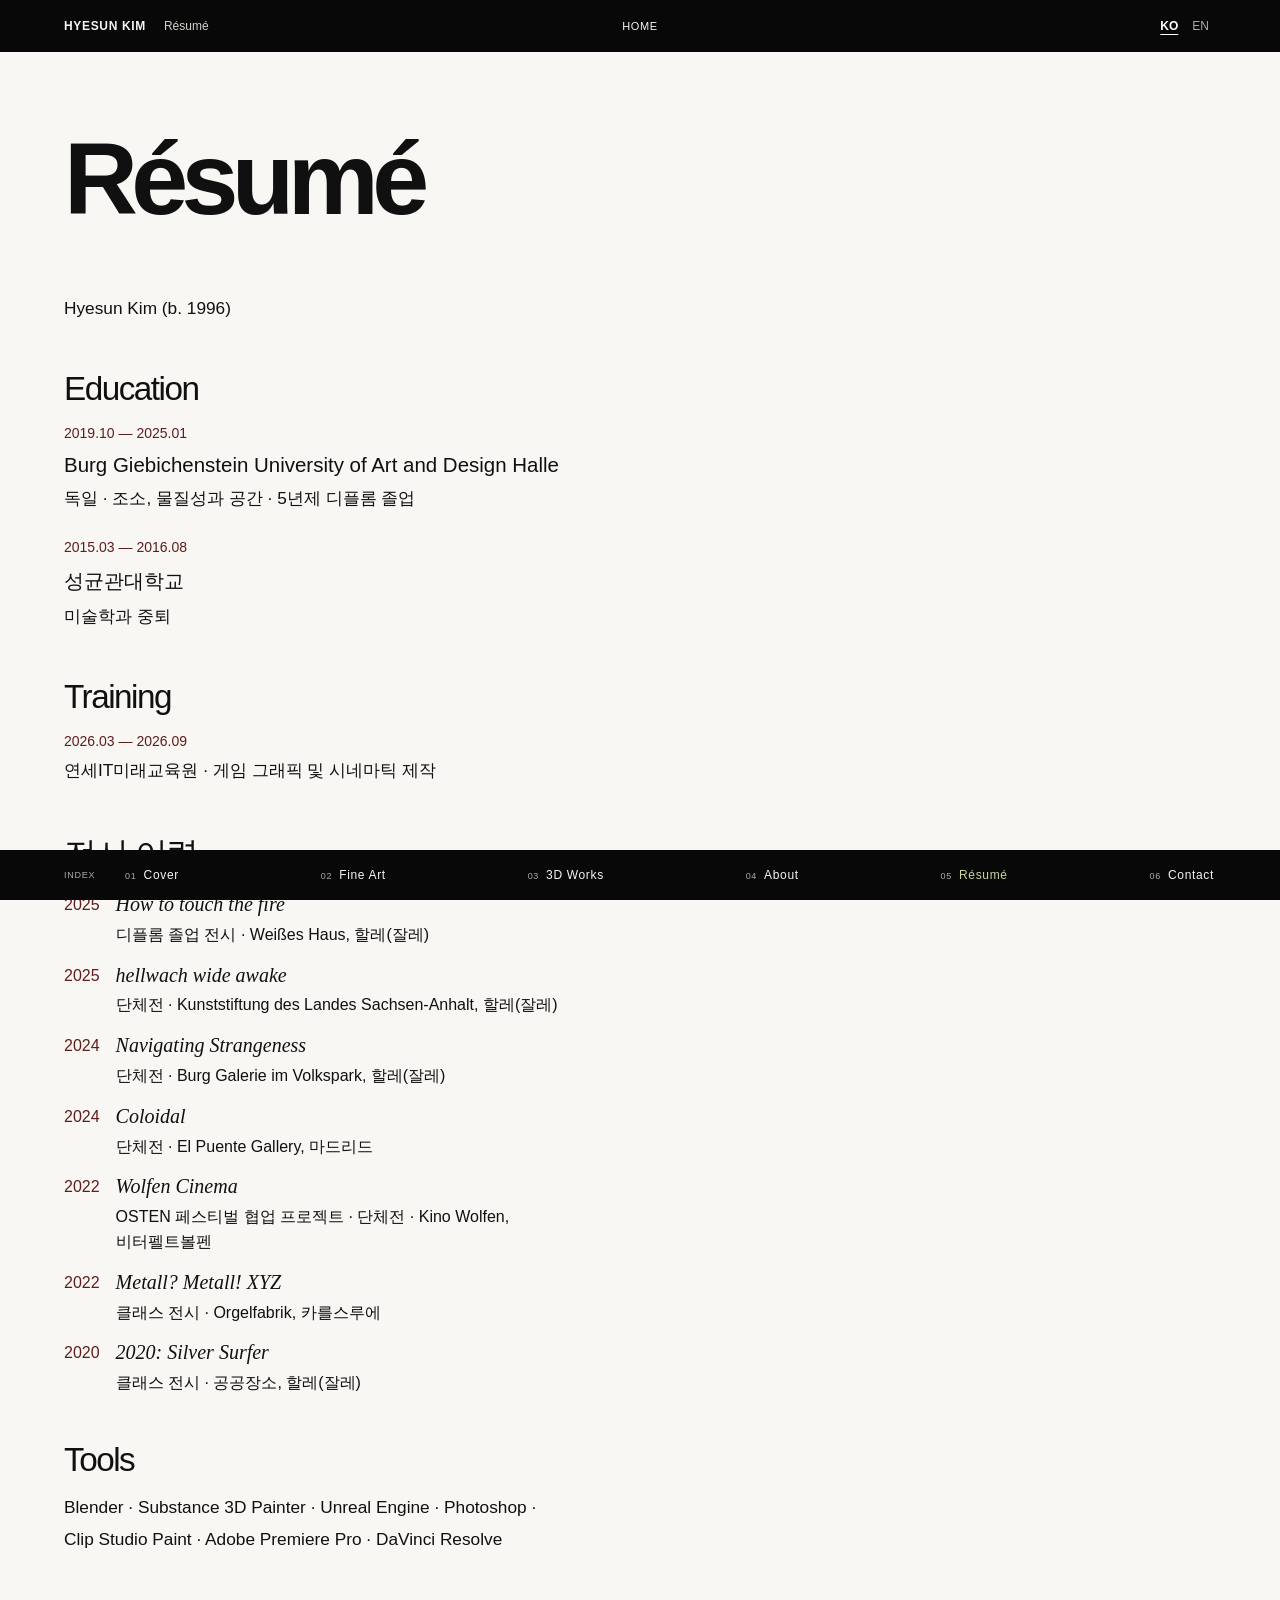
<file: resume.html>
<!doctype html>
<html lang="ko" data-lang="ko"><head><meta charset="utf-8"><meta name="viewport" content="width=device-width,initial-scale=1"><meta name="theme-color" content="#101010"><title>Résumé · Hyesun Kim</title><link rel="stylesheet" href="style.css"><script src="site.js" defer></script></head>
<body class="page-resume"><svg aria-hidden="true" width="0" height="0" style="position:absolute" xmlns="http://www.w3.org/2000/svg">
  <symbol id="gallery" viewBox="0 0 24 24">
    <path fill="currentColor" d="M3 4h8v8H3zm10 0h8v5h-8zm0 7h8v9h-8zM3 14h8v6H3z"/>
  </symbol>
  <symbol id="turntable" viewBox="0 0 24 24">
    <path fill="currentColor" fill-rule="evenodd" d="M10 3a8 8 0 1 0 0 16 8 8 0 0 0 0-16Zm0 2a6 6 0 1 0 0 12 6 6 0 0 0 0-12Z"/>
    <path fill="currentColor" d="M10 8.75a2.25 2.25 0 1 1 0 4.5 2.25 2.25 0 0 1 0-4.5Zm9-5.25h2v13.91l-4.29 4.3-1.42-1.42L19 16.59Z"/>
  </symbol>
  <symbol id="previous" viewBox="0 0 24 24">
    <path fill="currentColor" d="m11.71 5.71-1.42-1.42L2.59 12l7.7 7.71 1.42-1.42L6.41 13H21v-2H6.41Z"/>
  </symbol>
  <symbol id="next" viewBox="0 0 24 24">
    <path fill="currentColor" d="m12.29 5.71 1.42-1.42 7.7 7.71-7.7 7.71-1.42-1.42 5.3-5.29H3v-2h14.59Z"/>
  </symbol>
</svg>
<a class="skip" href="#main"><span class="ko" lang="ko">본문으로 이동</span><span class="en" lang="en">Skip to content</span></a>
<header class="film top"><div class="identifier"><b>HYESUN KIM</b><span>Résumé</span></div><a class="home" href="index.html" aria-label="Home">HOME</a><div class="language" role="group" aria-label="Language"><button data-set-lang="ko" aria-pressed="true">KO</button><button data-set-lang="en" aria-pressed="false">EN</button></div></header>
<main id="main"><section class="reading"><div class="reading-copy"><h1>Résumé</h1><p>Hyesun Kim (b. 1996)</p><h2>Education</h2><p class="meta">2019.10 — 2025.01</p><h3>Burg Giebichenstein University of Art and Design Halle</h3><p><span class="ko" lang="ko">독일 · 조소, 물질성과 공간 · 5년제 디플롬 졸업</span><span class="en" lang="en">Germany · Sculpture, Materiality and Space · Five-year Diplom</span></p>
<p class="meta" style="margin-top:1.25rem">2015.03 — 2016.08</p><h3><span class="ko" lang="ko">성균관대학교</span><span class="en" lang="en">Sungkyunkwan University</span></h3><p><span class="ko" lang="ko">미술학과 중퇴</span><span class="en" lang="en">Fine Arts · Withdrew before graduation</span></p>
<h2>Training</h2><p class="meta">2026.03 — 2026.09</p><p><span class="ko" lang="ko">연세IT미래교육원 · 게임 그래픽 및 시네마틱 제작</span><span class="en" lang="en">Yonsei IT Institute · Game graphics and cinematic production</span></p>
<h2><span class="ko" lang="ko">전시 이력</span><span class="en" lang="en">Exhibitions</span></h2><ul class="exhibitions"><li><time>2025</time><div><em>How to touch the fire</em><p><span class="ko" lang="ko">디플롬 졸업 전시 · Weißes Haus, 할레(잘레)</span><span class="en" lang="en">Diploma exhibition · Weißes Haus, Halle (Saale)</span></p></div></li><li><time>2025</time><div><em>hellwach wide awake</em><p><span class="ko" lang="ko">단체전 · Kunststiftung des Landes Sachsen-Anhalt, 할레(잘레)</span><span class="en" lang="en">Group exhibition · Kunststiftung des Landes Sachsen-Anhalt, Halle (Saale)</span></p></div></li><li><time>2024</time><div><em>Navigating Strangeness</em><p><span class="ko" lang="ko">단체전 · Burg Galerie im Volkspark, 할레(잘레)</span><span class="en" lang="en">Group exhibition · Burg Galerie im Volkspark, Halle (Saale)</span></p></div></li><li><time>2024</time><div><em>Coloidal</em><p><span class="ko" lang="ko">단체전 · El Puente Gallery, 마드리드</span><span class="en" lang="en">Group exhibition · El Puente Gallery, Madrid</span></p></div></li><li><time>2022</time><div><em>Wolfen Cinema</em><p><span class="ko" lang="ko">OSTEN 페스티벌 협업 프로젝트 · 단체전 · Kino Wolfen, 비터펠트볼펜</span><span class="en" lang="en">Collaboration with the OSTEN festival · Group exhibition · Kino Wolfen, Bitterfeld-Wolfen</span></p></div></li><li><time>2022</time><div><em>Metall? Metall! XYZ</em><p><span class="ko" lang="ko">클래스 전시 · Orgelfabrik, 카를스루에</span><span class="en" lang="en">Class exhibition · Orgelfabrik, Karlsruhe</span></p></div></li><li><time>2020</time><div><em>2020: Silver Surfer</em><p><span class="ko" lang="ko">클래스 전시 · 공공장소, 할레(잘레)</span><span class="en" lang="en">Class exhibition · Public space, Halle (Saale)</span></p></div></li></ul><h2>Tools</h2><p>Blender · Substance 3D Painter · Unreal Engine · Photoshop · <span class="tool-name">Clip Studio Paint</span> · Adobe Premiere Pro · DaVinci Resolve</p></div></section></main>
<footer class="film bottom"><span class="index-label">INDEX</span><nav aria-label="Site index"><a href="index.html"><small>01</small>Cover</a><a href="art.html"><small>02</small>Fine Art</a><a href="three.html"><small>03</small>3D Works</a><a href="about.html"><small>04</small>About</a><a href="resume.html" aria-current="page"><small>05</small>Résumé</a><a href="contact.html"><small>06</small>Contact</a></nav></footer></body></html>
</file>
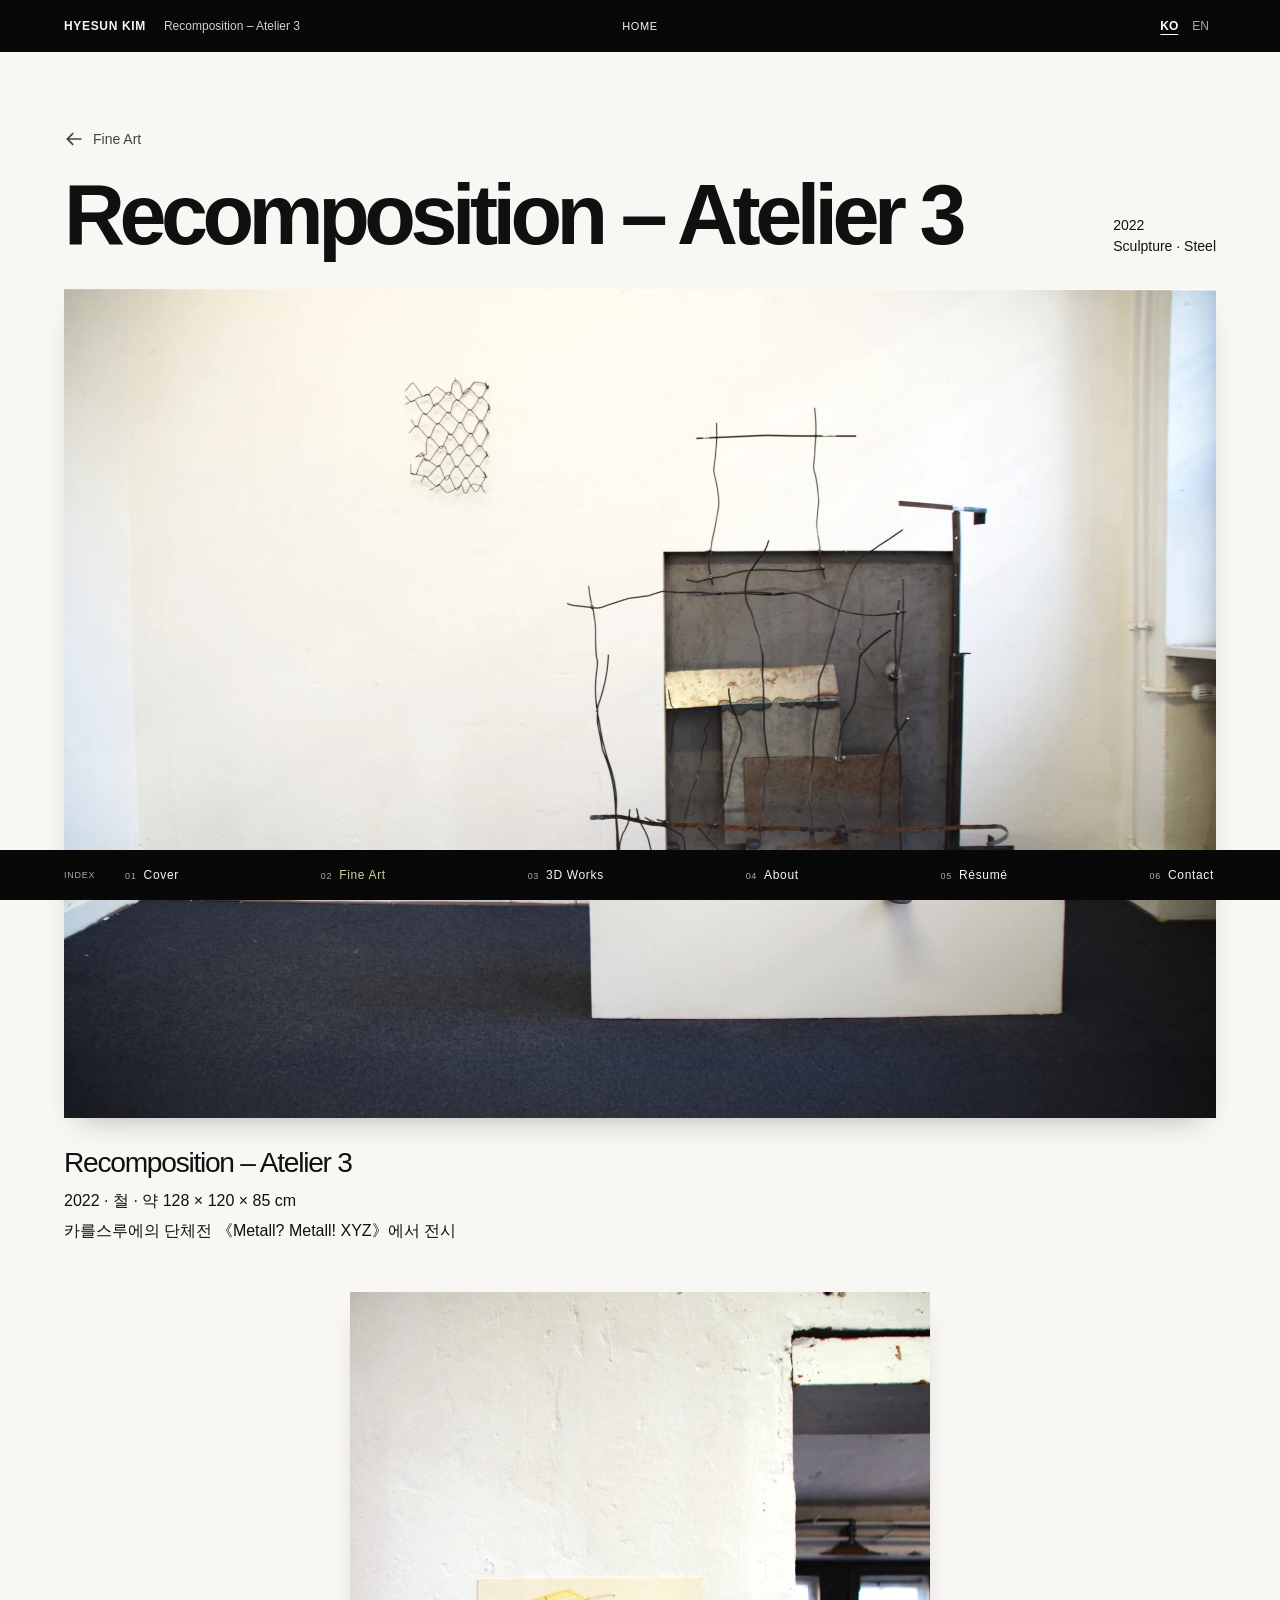
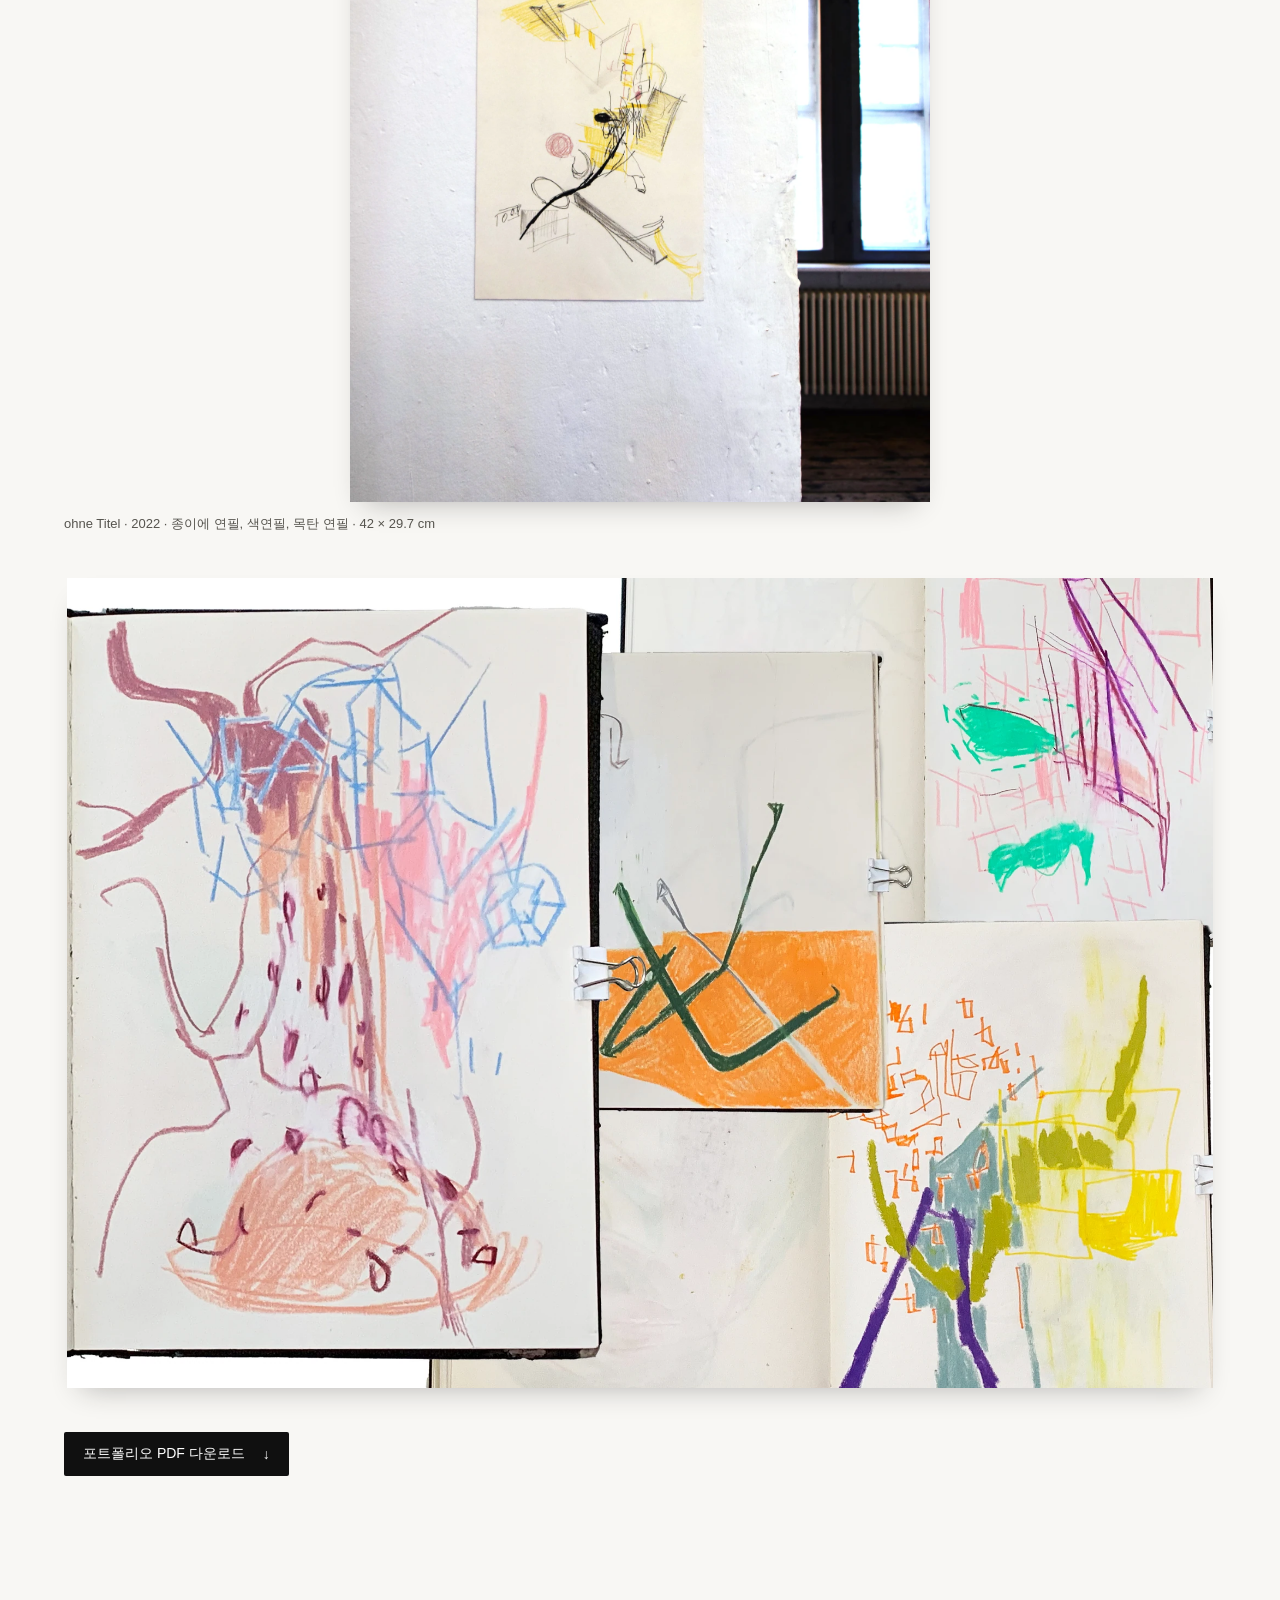
<file: sculpture.html>
<!doctype html>
<html lang="ko" data-lang="ko"><head><meta charset="utf-8"><meta name="viewport" content="width=device-width,initial-scale=1"><meta name="theme-color" content="#101010"><title>Recomposition – Atelier 3 · Hyesun Kim</title><link rel="stylesheet" href="style.css"><script src="site.js" defer></script><link rel="stylesheet" href="fine-art.css"></head>
<body class="page-art"><svg aria-hidden="true" width="0" height="0" style="position:absolute" xmlns="http://www.w3.org/2000/svg">
  <symbol id="gallery" viewBox="0 0 24 24">
    <path fill="currentColor" d="M3 4h8v8H3zm10 0h8v5h-8zm0 7h8v9h-8zM3 14h8v6H3z"/>
  </symbol>
  <symbol id="turntable" viewBox="0 0 24 24">
    <path fill="currentColor" fill-rule="evenodd" d="M10 3a8 8 0 1 0 0 16 8 8 0 0 0 0-16Zm0 2a6 6 0 1 0 0 12 6 6 0 0 0 0-12Z"/>
    <path fill="currentColor" d="M10 8.75a2.25 2.25 0 1 1 0 4.5 2.25 2.25 0 0 1 0-4.5Zm9-5.25h2v13.91l-4.29 4.3-1.42-1.42L19 16.59Z"/>
  </symbol>
  <symbol id="previous" viewBox="0 0 24 24">
    <path fill="currentColor" d="m11.71 5.71-1.42-1.42L2.59 12l7.7 7.71 1.42-1.42L6.41 13H21v-2H6.41Z"/>
  </symbol>
  <symbol id="next" viewBox="0 0 24 24">
    <path fill="currentColor" d="m12.29 5.71 1.42-1.42 7.7 7.71-7.7 7.71-1.42-1.42 5.3-5.29H3v-2h14.59Z"/>
  </symbol>
</svg>
<a class="skip" href="#main"><span class="ko" lang="ko">본문으로 이동</span><span class="en" lang="en">Skip to content</span></a>
<header class="film top"><div class="identifier"><b>HYESUN KIM</b><span>Recomposition – Atelier 3</span></div><a class="home" href="index.html" aria-label="Home">HOME</a><div class="language" role="group" aria-label="Language"><button data-set-lang="ko" aria-pressed="true">KO</button><button data-set-lang="en" aria-pressed="false">EN</button></div></header>
<main id="main"><section class="project"><a class="back" href="art.html"><svg class="icon" aria-hidden="true" viewBox="0 0 24 24"><use href="#previous"></use></svg> Fine Art</a><div class="project-head"><h1>Recomposition – Atelier 3</h1><p>2022<br>Sculpture · Steel</p></div><figure><img src="assets/atelier-view.webp" alt="Recomposition – Atelier 3"></figure>
    <div class="atelier-caption"><h2>Recomposition – Atelier 3</h2><p><span class="ko" lang="ko">2022 · 철 · 약 128 × 120 × 85 cm</span><span class="en" lang="en">2022 · Steel · approx. 128 × 120 × 85 cm</span></p><p><span class="ko" lang="ko">카를스루에의 단체전 《Metall? Metall! XYZ》에서 전시</span><span class="en" lang="en">Shown in the group exhibition Metall? Metall! XYZ in Karlsruhe</span></p></div>
        <figure><img loading="lazy" src="assets/atelier-drawing.webp" alt="Drawing installed on the gallery wall"><figcaption>ohne Titel · <span class="ko" lang="ko">2022 · 종이에 연필, 색연필, 목탄 연필 · 42 × 29.7 cm</span><span class="en" lang="en">2022 · Graphite, coloured pencil and charcoal pencil on paper · 42 × 29.7 cm</span></figcaption></figure>
        <figure><img loading="lazy" src="assets/atelier-sketchbooks.webp" alt="Overlapping sketchbooks with coloured drawings"></figure><a class="download" href="downloads/Kim_Hyesun_FineArt.pdf" download><span class="ko" lang="ko">포트폴리오 PDF 다운로드</span><span class="en" lang="en">Download portfolio PDF</span> ↓</a></section></main>
<footer class="film bottom"><span class="index-label">INDEX</span><nav aria-label="Site index"><a href="index.html"><small>01</small>Cover</a><a href="art.html" aria-current="page"><small>02</small>Fine Art</a><a href="three.html"><small>03</small>3D Works</a><a href="about.html"><small>04</small>About</a><a href="resume.html"><small>05</small>Résumé</a><a href="contact.html"><small>06</small>Contact</a></nav></footer></body></html>
</file>
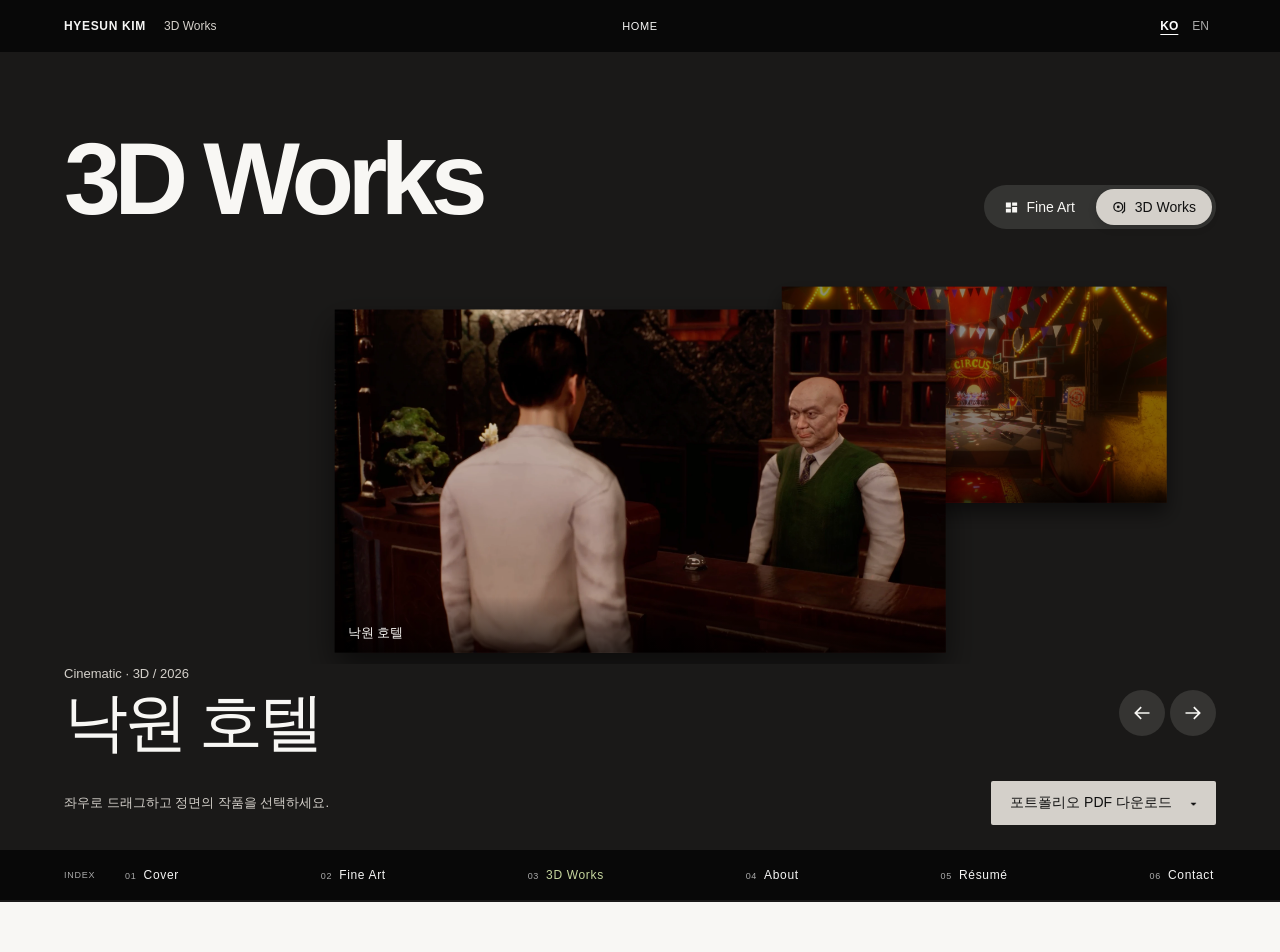
<file: three.html>
<!doctype html>
<html lang="ko" data-lang="ko"><head><meta charset="utf-8"><meta name="viewport" content="width=device-width,initial-scale=1"><meta name="theme-color" content="#101010"><title>3D Works · Hyesun Kim</title><link rel="stylesheet" href="style.css"><script src="site.js" defer></script><script defer src="turntable.js"></script></head>
<body class="page-three"><svg aria-hidden="true" width="0" height="0" style="position:absolute" xmlns="http://www.w3.org/2000/svg">
  <symbol id="gallery" viewBox="0 0 24 24">
    <path fill="currentColor" d="M3 4h8v8H3zm10 0h8v5h-8zm0 7h8v9h-8zM3 14h8v6H3z"/>
  </symbol>
  <symbol id="turntable" viewBox="0 0 24 24">
    <path fill="currentColor" fill-rule="evenodd" d="M10 3a8 8 0 1 0 0 16 8 8 0 0 0 0-16Zm0 2a6 6 0 1 0 0 12 6 6 0 0 0 0-12Z"/>
    <path fill="currentColor" d="M10 8.75a2.25 2.25 0 1 1 0 4.5 2.25 2.25 0 0 1 0-4.5Zm9-5.25h2v13.91l-4.29 4.3-1.42-1.42L19 16.59Z"/>
  </symbol>
  <symbol id="previous" viewBox="0 0 24 24">
    <path fill="currentColor" d="m11.71 5.71-1.42-1.42L2.59 12l7.7 7.71 1.42-1.42L6.41 13H21v-2H6.41Z"/>
  </symbol>
  <symbol id="next" viewBox="0 0 24 24">
    <path fill="currentColor" d="m12.29 5.71 1.42-1.42 7.7 7.71-7.7 7.71-1.42-1.42 5.3-5.29H3v-2h14.59Z"/>
  </symbol>
</svg>
<a class="skip" href="#main"><span class="ko" lang="ko">본문으로 이동</span><span class="en" lang="en">Skip to content</span></a>
<header class="film top"><div class="identifier"><b>HYESUN KIM</b><span>3D Works</span></div><a class="home" href="index.html" aria-label="Home">HOME</a><div class="language" role="group" aria-label="Language"><button data-set-lang="ko" aria-pressed="true">KO</button><button data-set-lang="en" aria-pressed="false">EN</button></div></header>
<main id="main"><section class="collection dark"><div class="pagehead"><h1>3D Works</h1><nav class="switch" aria-label="Art and 3D"><a href="art.html"><svg class="icon" aria-hidden="true" viewBox="0 0 24 24"><use href="#gallery"></use></svg>Fine Art</a><a href="three.html" aria-current="page"><svg class="icon" aria-hidden="true" viewBox="0 0 24 24"><use href="#turntable"></use></svg>3D Works</a></nav></div>
<div class="turn-stage" aria-label="3D works"><a class="turn-card" data-work="hotel" href="hotel.html"><img src="assets/hotel.webp" alt="낙원 호텔" draggable="false"><span><span class="ko" lang="ko">낙원 호텔</span><span class="en" lang="en">Nakwon Hotel</span></span></a><a class="turn-card" data-work="circus" href="circus.html"><img src="assets/circus.webp" alt="The Last Circus" draggable="false"><span>The Last Circus</span></a></div>
<div class="turn-caption"><div aria-live="polite"><p class="meta" data-turn-meta>Cinematic · 3D / 2026</p><a class="featured-name" data-turn-link href="hotel.html"><span class="ko" lang="ko">낙원 호텔</span><span class="en" lang="en">Nakwon Hotel</span></a></div><div class="turn-buttons"><button aria-label="Previous project" data-step="-1"><svg class="icon" aria-hidden="true" viewBox="0 0 24 24"><use href="#previous"></use></svg></button><button aria-label="Next project" data-step="1"><svg class="icon" aria-hidden="true" viewBox="0 0 24 24"><use href="#next"></use></svg></button></div></div><div class="turn-foot"><p><span class="ko" lang="ko">좌우로 드래그하고 정면의 작품을 선택하세요.</span><span class="en" lang="en">Drag to rotate. Select the work in front.</span></p><details class="pdf-menu"><summary class="download"><span class="ko" lang="ko">포트폴리오 PDF 다운로드</span><span class="en" lang="en">Download portfolio PDF</span> ▾</summary><div class="pdf-options"><a href="downloads/KimHyesun_portfolio_Cinematic.pdf" download>Cinematic ↓</a><a href="downloads/KimHyesun_portfolio_Asset.pdf" download>Asset ↓</a></div></details></div></section></main>
<footer class="film bottom"><span class="index-label">INDEX</span><nav aria-label="Site index"><a href="index.html"><small>01</small>Cover</a><a href="art.html"><small>02</small>Fine Art</a><a href="three.html" aria-current="page"><small>03</small>3D Works</a><a href="about.html"><small>04</small>About</a><a href="resume.html"><small>05</small>Résumé</a><a href="contact.html"><small>06</small>Contact</a></nav></footer></body></html>
</file>
<file: style.css>
:root {
  --black: #101010;
  --paper: #f8f7f4;
  --concrete: #d4d0ca;
  --sage: #91a266;
  --leaf: #62893e;
  --red: #b13739;
  --wine: #5f1d1b;
  --gutter: clamp(20px, 5vw, 86px);
  --top: 52px;
  --bottom: 50px;
  font-family: "Helvetica Neue", "Apple SD Gothic Neo", "Malgun Gothic", Arial, sans-serif;
  background: var(--paper);
  color: var(--black);
  font-synthesis: none;
}
* { box-sizing: border-box; }
body, h1, h2, h3, p, figure { margin: 0; }
body { min-width: 280px; }
html[data-lang="ko"] .en, html[data-lang="en"] .ko { display: none; }
a { color: inherit; text-decoration: none; }
button { font: inherit; background: transparent; color: inherit; border: 0; cursor: pointer; }
img { display: block; max-width: 100%; }
a:focus-visible, button:focus-visible, [tabindex]:focus-visible { outline: 3px solid var(--sage); outline-offset: 3px; }
::selection { background: var(--sage); color: var(--black); }
main { padding: var(--top) 0 var(--bottom); min-height: 100svh; }
.icon { width: 20px; height: 20px; flex: none; }
.film {
  position: fixed; inset-inline: 0; z-index: 30; display: flex; align-items: center;
  padding-inline: var(--gutter); background: #080808; color: #f5f5f4;
  font-size: 12px; letter-spacing: .055em;
}
.top { top: 0; height: var(--top); justify-content: space-between; }
.identifier { display: flex; gap: 18px; align-items: baseline; max-width: 43%; }
.identifier b { font-weight: 650; white-space: nowrap; }
.identifier span { color: var(--concrete); overflow: hidden; text-overflow: ellipsis; white-space: nowrap; letter-spacing: 0; }
.home { position: absolute; left: 50%; transform: translateX(-50%); padding: 9px; font-size: 11px; }
.home:hover, .bottom a:hover { color: var(--sage); }
.language { display: flex; }
.language button { padding: 10px 7px; color: #aaa; font-size: 12px; }
.language button[aria-pressed="true"] { color: white; font-weight: 700; text-decoration: underline; text-underline-offset: 4px; }
.bottom { bottom: 0; min-height: var(--bottom); gap: 28px; }
.index-label, .bottom small { color: #aaa; font-size: 9px; letter-spacing: .08em; }
.bottom nav { width: 100%; display: flex; justify-content: space-between; }
.bottom a { padding: 10px 2px; display: inline-flex; gap: 7px; align-items: baseline; }
.bottom a[aria-current] { color: #c6d69e; }
.skip { position: fixed; z-index: 40; left: 1rem; top: -5rem; background: white; color: black; padding: .6rem 1rem; }
.skip:focus { top: .4rem; }
.cover {
  min-height: calc(100svh - var(--top) - var(--bottom)); display: flex; flex-direction: column;
  justify-content: center; padding: clamp(36px, 7vh, 90px) var(--gutter) clamp(28px, 5vh, 60px);
  color: var(--paper); background: #171717;
}
.cover-name { flex: 1; display: grid; align-items: center; }
.cover h1 { font-weight: 650; font-size: clamp(72px, min(20.2vw, 34vh), 360px); line-height: .79; letter-spacing: -.079em; }
.cover h1 span { display: block; width: fit-content; animation: title-in .74s cubic-bezier(.18,.78,.25,1) backwards; }
.cover h1 span + span { animation-delay: .1s; }
.cover h1 i { font-style: normal; color: #b13739; }
@keyframes title-in { from { opacity: 0; transform: translateY(.23em); } to { opacity: 1; transform: translateY(0); } }
.cover-foot { display: flex; justify-content: space-between; align-items: end; gap: 22px; padding-top: 44px; }
.cover-foot p { color: var(--concrete); font-size: clamp(13px, 1.1vw, 17px); line-height: 1.65; }
.cover-foot .discipline { font-size: clamp(21px, 3.1vw, 53px); letter-spacing: -.046em; line-height: 1.15; margin-bottom: 5px; color: var(--paper); }
.enter, .download, #start-viewer { display: inline-flex; align-items: center; gap: 18px; padding: 13px 19px; width: fit-content; background: var(--black); color: white; border-radius: 2px; font-size: 14px; }
.enter { background: var(--paper); color: var(--black); white-space: nowrap; }
.enter:hover, .download:hover, #start-viewer:hover { background: var(--sage); color: var(--black); }
.enter .icon { transition: transform .2s; }
.enter:hover .icon { transform: translateX(3px); }
.collection, .project, .reading { padding: clamp(36px,6vw,92px) var(--gutter); }
h1 { font-size: clamp(55px, 8vw, 145px); letter-spacing: -.065em; line-height: .98; font-weight: 560; }
h2 { letter-spacing: -.045em; }
.pagehead { display: flex; justify-content: space-between; align-items: end; gap: 20px; margin-bottom: clamp(24px, 4vw, 60px); }
.switch, .turn-buttons { display: flex; align-items: center; gap: 5px; }
.switch { padding: 4px; border-radius: 100px; background: #e5e3de; }
.switch a { display: inline-flex; align-items: center; padding: 10px 16px; gap: 8px; font-size: 14px; border-radius: 100px; white-space: nowrap; }
.switch a[aria-current] { background: var(--black); color: var(--paper); box-shadow: 0 3px 8px #0002; }
.switch .icon { width: 15px; height: 15px; }
.gallery { display: grid; grid-template-columns: repeat(12,1fr); gap: clamp(42px,7vw,110px) clamp(12px,2.5vw,45px); margin-bottom: 64px; }
.exhibit { display: block; }
.exhibit.installation { grid-column: 1 / 11; }
.exhibit.sculpture { grid-column: 1 / 6; }
.exhibit.der-blick { grid-column: 7 / 13; margin-top: 14%; }
.exhibit img, .reading-images img, .project figure img { box-shadow: 0 14px 28px -15px #201e1c54; }
.exhibit img { width: 100%; height: auto; transition: transform .45s, box-shadow .45s; }
.exhibit:hover img { transform: translateY(-3px); box-shadow: 0 20px 36px -15px #201e1c60; }
.exhibit h2 { font-size: clamp(23px, 3vw, 56px); font-weight: 500; margin: 15px 0 4px; }
.exhibit p, figcaption, .meta, .credit { color: #56544e; font-size: 13px; line-height: 1.55; }
.dark { background: #1a1918; color: var(--paper); min-height: calc(100svh - var(--top) - var(--bottom)); }
.dark .switch { background: #343432; }
.dark .switch a[aria-current] { color: var(--black); background: var(--concrete); }
.dark .pagehead { margin-bottom: 0; }
.turn-stage { position: relative; isolation: isolate; height: clamp(238px, 34vw, 590px); overflow: hidden; touch-action: pan-y; user-select: none; cursor: grab; }
.turn-stage.dragging, .turn-stage.dragging * { cursor: grabbing; }
.turn-card { position: absolute; left: 50%; top: 48%; width: 53%; transform: translate(-50%, -50%); }
.turn-card img { object-fit: cover; aspect-ratio: 16/9; width: 100%; pointer-events: none; box-shadow: 0 16px 30px #0008; }
.turn-card span { position: absolute; left: 0; bottom: 0; width: 100%; padding: 28px 13px 10px; background: linear-gradient(transparent,#000a); font-size: 13px; }
.turn-card span .ko, .turn-card span .en { position: static; padding: 0; background: none; }
.turn-card:first-child { z-index: 1; }
.turn-caption, .turn-foot { display: flex; align-items: center; justify-content: space-between; gap: 14px; }
.turn-caption .meta, .turn-foot p { color: var(--concrete); font-size: 13px; }
.featured-name { font-weight: 500; font-size: clamp(36px,5vw,82px); letter-spacing: -.055em; line-height: 1.2; }
.turn-buttons button { display: grid; place-items: center; width: 46px; height: 46px; border-radius: 50%; background: #353432; }
.turn-buttons button:hover { background: var(--leaf); }
.turn-foot { margin-top: 20px; }
.dark .download { background: var(--concrete); color: var(--black); }
.dark .download:hover { background: var(--sage); }
.back { display: inline-flex; align-items: center; gap: 9px; color: #45443f; font-size: 14px; margin-bottom: 25px; }
.project-head { display: flex; justify-content: space-between; align-items: end; margin-bottom: 32px; gap: 28px; }
.project-head h1 { max-width: 85%; font-size: clamp(44px,6.6vw,120px); overflow-wrap: anywhere; }
.project-head p { flex: none; font-size: 14px; line-height: 1.5; }
.project { max-width: 1650px; margin: 0 auto; }
.project figure { margin: 0 0 44px; }
.project figure img { width: auto; max-width: 100%; max-height: 90svh; object-fit: contain; margin: 0 auto; }
.project figure:first-of-type img { width: 100%; height: auto; max-height: none; }
figcaption { margin-top: 12px; }
.project-copy { display: grid; grid-template-columns: minmax(100px,1fr) 3fr; gap: 24px; margin: 36px auto 64px; }
.project-copy > p:last-child, .reading-copy > p { font-size: clamp(16px,1.35vw,22px); line-height: 1.85; word-break: keep-all; overflow-wrap: break-word; }
.project-copy > p:last-child { max-width: 48em; }
.reflection, .reading-copy > .quote { font-family: Georgia, "AppleMyungjo", "Batang", serif; font-size: clamp(25px,3.5vw,52px); font-weight: 400; line-height: 1.4; letter-spacing: -.04em; }
.reflection { max-width: 30em; margin: 48px auto; }
.viewer { margin: 55px 0; }
.viewer h2 { margin-bottom: 20px; font-size: clamp(28px,4vw,62px); }
#viewer-host:not(:empty) { margin-block: 16px; }
[hidden] { display: none !important; }
.reading { display: grid; grid-template-columns: 1.02fr .98fr; align-items: start; gap: 8vw; max-width: 1700px; margin: 0 auto; }
.reading-copy h1 { margin-bottom: clamp(28px,5vw,76px); }
.reading-copy h2 { font-size: clamp(24px,2.6vw,46px); font-weight: 540; margin: 1.35em 0 .4em; }
.reading-copy h3 { font-size: clamp(17px,1.6vw,25px); margin: 6px 0; font-weight: 540; }
.reading-copy .meta { font-size: 14px; color: var(--wine); }
.reading-copy .quote, .reading-copy .lead { margin-bottom: 22px; }
.reading-copy .lead { font-size: clamp(22px,2.7vw,42px); line-height: 1.12; letter-spacing: -.04em; }
.reading-copy .download { margin-top: 24px; }
.reading-copy p a:hover { text-decoration: underline; }
.reading-images { display: grid; gap: clamp(42px,10vw,175px); padding: 5vh 0; }
.reading-images img { width: 100%; transform: translateY(var(--offset, 0px)); }
.reading-images figcaption { margin-top: 21px; }
.email { display: inline-block; margin-top: 20px; overflow-wrap: anywhere; font-size: clamp(18px,2.2vw,34px); letter-spacing: -.035em; color: var(--wine); user-select: none; -webkit-user-select: none; }
.email:hover { text-decoration: underline; }
.download-group { display: flex; flex-wrap: wrap; gap: 9px; }
.download-group .download { margin: 0; }
@media (max-width: 700px) {
  :root { --top: 48px; --bottom: 55px; }
  .film { padding-inline: 12px; }
  .identifier { gap: 1px; flex-direction: column; font-size: 11px; }
  .identifier span { max-width: 36vw; font-size: 10px; }
  .index-label { display: none; }
  .bottom a { flex-direction: column; gap: 1px; font-size: 11px; letter-spacing: 0; }
  .cover { padding-bottom: 32px; }
  .cover h1 { font-size: 21vw; }
  .cover-foot { flex-direction: column; align-items: flex-start; }
  .pagehead, .project-head { flex-direction: column; align-items: start; }
  .pagehead { gap: 20px; }
  .gallery { gap: 42px; grid-template-columns: 1fr; }
  .exhibit.installation, .exhibit.sculpture, .exhibit.der-blick { grid-column: 1; }
  .exhibit.sculpture { width: 84%; }
  .exhibit.der-blick { margin: 0 0 0 auto; width: 90%; }
  .turn-stage { height: clamp(210px,63vw,380px); margin-inline: calc(-1 * var(--gutter)); }
  .turn-card { width: 65%; }
  .turn-foot { align-items: start; flex-direction: column; }
  .project-head h1 { max-width: 100%; }
  .project-copy { grid-template-columns: 1fr; gap: 7px; margin: 24px auto 36px; }
  .reading { grid-template-columns: 1fr; gap: 28px; }
  .reading-images { padding: 0; }
  .reading-images figure + figure { margin-left: 12%; }
}
@media (prefers-reduced-motion: reduce) {
  *, *::before, *::after { animation-duration: 0s !important; transition-duration: 0s !important; }
  .reading-images img { transform: none; }
}
.watch { margin: -28px 0 42px; }
.watch a { display: inline-block; padding: 7px 0; color: var(--wine); font-weight: 550; }
.watch a:hover { text-decoration: underline; }
.project-media { margin-bottom: clamp(25px,4vw,52px); }
.media-modes { display:flex; gap:6px; flex-wrap:wrap; margin-bottom:12px; }
.media-modes button { border:0; border-radius:3px; padding:10px 14px; font:inherit; font-size:.875rem; cursor:pointer; color:var(--black); background:#e9e7e4; }
.media-modes button[aria-pressed="true"] { background:var(--black); color:white; }
.film-slot { position:relative; background:#111; aspect-ratio:16/9; box-shadow:0 12px 28px #0002; }
.page-art .film-slot {aspect-ratio:4/3;}
.film-poster,.film-slot iframe { position:absolute; inset:0; display:block; width:100%; height:100%; border:0; }
.film-poster { padding:0; cursor:pointer; background:#111; }
.film-poster img { display:block; width:100%; height:100%; object-fit:cover; }
.film-poster > span { position:absolute; bottom:6%; left:4%; color:white; background:#161616df; padding:13px 20px; border-radius:3px; box-shadow:0 6px 16px #0003; }
.film-poster:hover > span {background:var(--wine);}
.video-source,.model-credit { display:inline-block; margin:12px 0 0; font-size:.825rem; color:#514d47; }
.project-media .arkaden-view {margin:0;}

.page-resume .exhibitions { list-style: none; margin: 0; padding: 0; }
.exhibitions li { display: grid; grid-template-columns: 4ch minmax(0, 1fr); gap: 1rem; margin-block: 1rem; line-height: 1.55; }
.exhibitions time { color: var(--wine); font-variant-numeric: tabular-nums; }
.exhibitions em { font: italic 1.25rem Georgia, serif; }
.exhibitions p { margin-top: .25em; word-break: keep-all; overflow-wrap: anywhere; }

.pdf-menu { max-width: 100%; }
.pdf-menu summary { cursor: pointer; }
.pdf-menu summary::-webkit-details-marker { display: none; }
.pdf-options { display: flex; flex-wrap: wrap; gap: .5rem 1rem; padding: .75rem 0; }
.pdf-options a { text-decoration: underline; text-underline-offset: .2em; padding: .35rem 0; }
.dark .pdf-options a { color: var(--concrete); }

.tool-name { white-space: nowrap; }

/* Keep picture navigation directly below the active image in every project. */
.image-sequence {
  display: grid;
  grid-template-columns: minmax(0, 1fr);
  grid-template-areas: "picture" "controls" "caption";
  grid-auto-rows: max-content;
}
.image-sequence [data-slide]:not(.slide-picture):not([hidden]) { display: contents; }
.slide-picture { grid-area: picture; min-width: 0; }
.slide-caption { grid-area: caption; min-width: 0; }
.slide-controls {
  grid-area: controls; display: flex; justify-self: center; align-items: center;
  gap: clamp(8px, 2vw, 20px); padding: 12px 0;
}
.slide-controls button {
  padding: 10px 14px; min-height: 44px;
  background: #e9e7e4; border-radius: 3px; color: #171717;
}
.slide-controls button:disabled { opacity: .4; cursor: default; }
.slide-controls output { font-variant-numeric: tabular-nums; font-size: 14px; white-space: nowrap; }
@media (max-width: 700px) {
  .slide-controls { gap: 6px; }
  .slide-controls button { padding-inline: 7px; }
}
</file>
<file: fine-art.css>
@media (min-width: 701px) {
  .gallery .exhibit.der-blick { grid-column: 1 / 6; margin-top: 0; }
  .gallery .exhibit.sculpture { grid-column: 7 / 13; margin-top: 14%; }
}
.project .diary-slide { margin: 0; }
.diary-frame { height: min(62svh, 100vw, 760px); }
.project .diary-slide .diary-frame img { width: 100%; height: 100%; max-height: 100%; object-fit: contain; object-position: center bottom; box-shadow: none; }
.diary-slide figcaption { margin: 1rem 0 0; text-align: left; min-height: 6rem; }
.diary-slide h2, .atelier-caption h2 { color: var(--black); font-size: clamp(1.25rem, 2.2vw, 2rem); font-weight: 500; line-height: 1.2; margin: 0 0 .5rem; }
.diary-slide p, .atelier-caption p { margin: .3rem 0; }
.diary-note { border-top: 1px solid #bdbab2; padding-top: 1.6rem; margin: 1.5rem 0 3rem; }
.diary-note h2 { font-size: .9rem; font-weight: 500; }
.diary-note p { font-family: Georgia, serif; line-height: 1.6; font-size: clamp(1rem, 1.6vw, 1.4rem); }
.atelier-caption { margin: -1rem 0 3rem; line-height: 1.6; }

.diary-translation { margin-top: 2rem; word-break: keep-all; overflow-wrap: break-word; }
.diary-translation h3 { margin-bottom: .7rem; font-size: .9rem; font-weight: 500; }
.diary-translation p + p { margin-top: 1em; }
</file>
<file: studies.css>
.hotel-credit > div {max-width:52em; font-size:clamp(16px,1.35vw,22px);line-height:1.75;word-break:keep-all;}
.role-line {margin-top:.8em;font-size:.9em;}
.role-line b {margin-right:.65em;}
.work-study {margin-block:clamp(40px,6vw,88px);}
.work-study h2 {font-size:clamp(25px,3.4vw,50px);font-weight:550;margin-bottom:20px;}
.study-row {display:flex;align-items:stretch;gap:clamp(6px,1.1vw,18px);margin-top:clamp(6px,1.1vw,18px);}
.study-row img {min-width:0;width:0;height:auto;flex:var(--ratio) 1 0%;object-fit:contain;align-self:center;}
.study-turnaround {margin-top:clamp(18px,2vw,30px);}
.study-turnaround h3 {font-size:clamp(16px,1.5vw,22px);font-weight:550;}
.study-turnaround .study-row {flex-wrap:nowrap;}
.study-turnaround .study-row img {min-width:0;}
.board-sheet {display:block;}
.board-sheet img {width:100%;height:auto;}
@media(max-width:560px){.study-row {flex-wrap:wrap;} .study-row img {min-width:24%;} .hotel-credit .role-line b {display:block;} }

#level-panel { margin-block: 1.4rem 3rem; }
.level-choices { display: flex; flex-wrap: wrap; gap: 1.5rem; border-bottom: 1px solid var(--concrete); }
.level-choices button { border-bottom: 2px solid transparent; padding: .65rem 0; line-height: 1.5; font-size: .95rem; }
.level-choices button[aria-pressed="true"] { border-color: var(--black); font-weight: 650; }
#level-panel h3 { font-size: clamp(1.5rem, 3vw, 2.75rem); margin: 1.6rem 0 1.1rem; font-weight: 550; }
#route-slides {
  grid-template-columns: 50% minmax(0, 1fr);
  grid-template-areas: "picture caption" "controls caption" ". caption";
  grid-template-rows: max-content max-content 1fr;
  column-gap: clamp(16px, 3vw, 48px);
  align-content: start;
}
#level-route .route-stop img { width: 100%; aspect-ratio: 2.2; max-height: 34svh; object-fit: contain; background: var(--black); }
#level-route .slide-caption { align-self: start; }
@media (min-width: 701px) {
  #route-slides .slide-controls { justify-self: end; }
}
@media (max-width: 700px) {
  #route-slides { grid-template-columns: 25% 50% 25%; grid-template-areas: ". picture ." ". controls ." "caption caption caption"; column-gap: 0; }
}
#level-route dl { max-width: 65ch; }
#level-panel img { width: 100%; height: auto; }
.route-stop h4 { margin: .85rem 0 0; font-size: 1.25rem; }
#level-panel dl { margin: 0; line-height: 1.6; word-break: keep-all; overflow-wrap: anywhere; }
#level-panel dt { margin: .9rem 0 .15rem; color: #55544c; font-size: .82rem; font-weight: 600; }
#level-panel dd { margin: 0; }
.interior-study { display: grid; grid-template-columns: minmax(0, 1fr) minmax(0, 1.7fr); align-items: start; gap: 2rem; margin-top: 1.5rem; }
@media(max-width:640px) {
  .interior-study { grid-template-columns: minmax(0, 1fr); }
  .level-choices { gap: 1rem; }
}

.study-original { display: block; flex: var(--ratio) 1 0%; min-width: 0; align-self: center; cursor: zoom-in; }
.study-row .study-original img { display: block; width: 100%; height: auto; }
.study-original:focus-visible { outline: 3px solid currentColor; outline-offset: 3px; }

.model-choices { display: flex; flex-wrap: wrap; gap: .25rem 1rem; margin-bottom: .75rem; }
.model-choices button { padding: .55rem .2rem; min-height: 44px; border-bottom: 2px solid transparent; }
.model-choices button[aria-pressed="true"] { border-color: currentColor; font-weight: 650; }
.model-status { padding: 1rem 0; }
.model-status button { text-decoration: underline; }

.model-stage { position: relative; }
#viewer-host[aria-busy="true"] { min-height: clamp(260px,58vh,640px); }
.model-loading {
  position: absolute; inset: 0; display: grid; place-items: center;
  color: #f8f7f4; background: #232422;
}
.model-loading-card { width: min(80%, 26rem); text-align: center; }
.model-loading label { display: block; margin-bottom: 1rem; font-size: clamp(18px,2vw,25px); font-weight: 600; }
.model-loading progress { display: block; width: 100%; height: 16px; accent-color: #b2c48f; }
</file>
